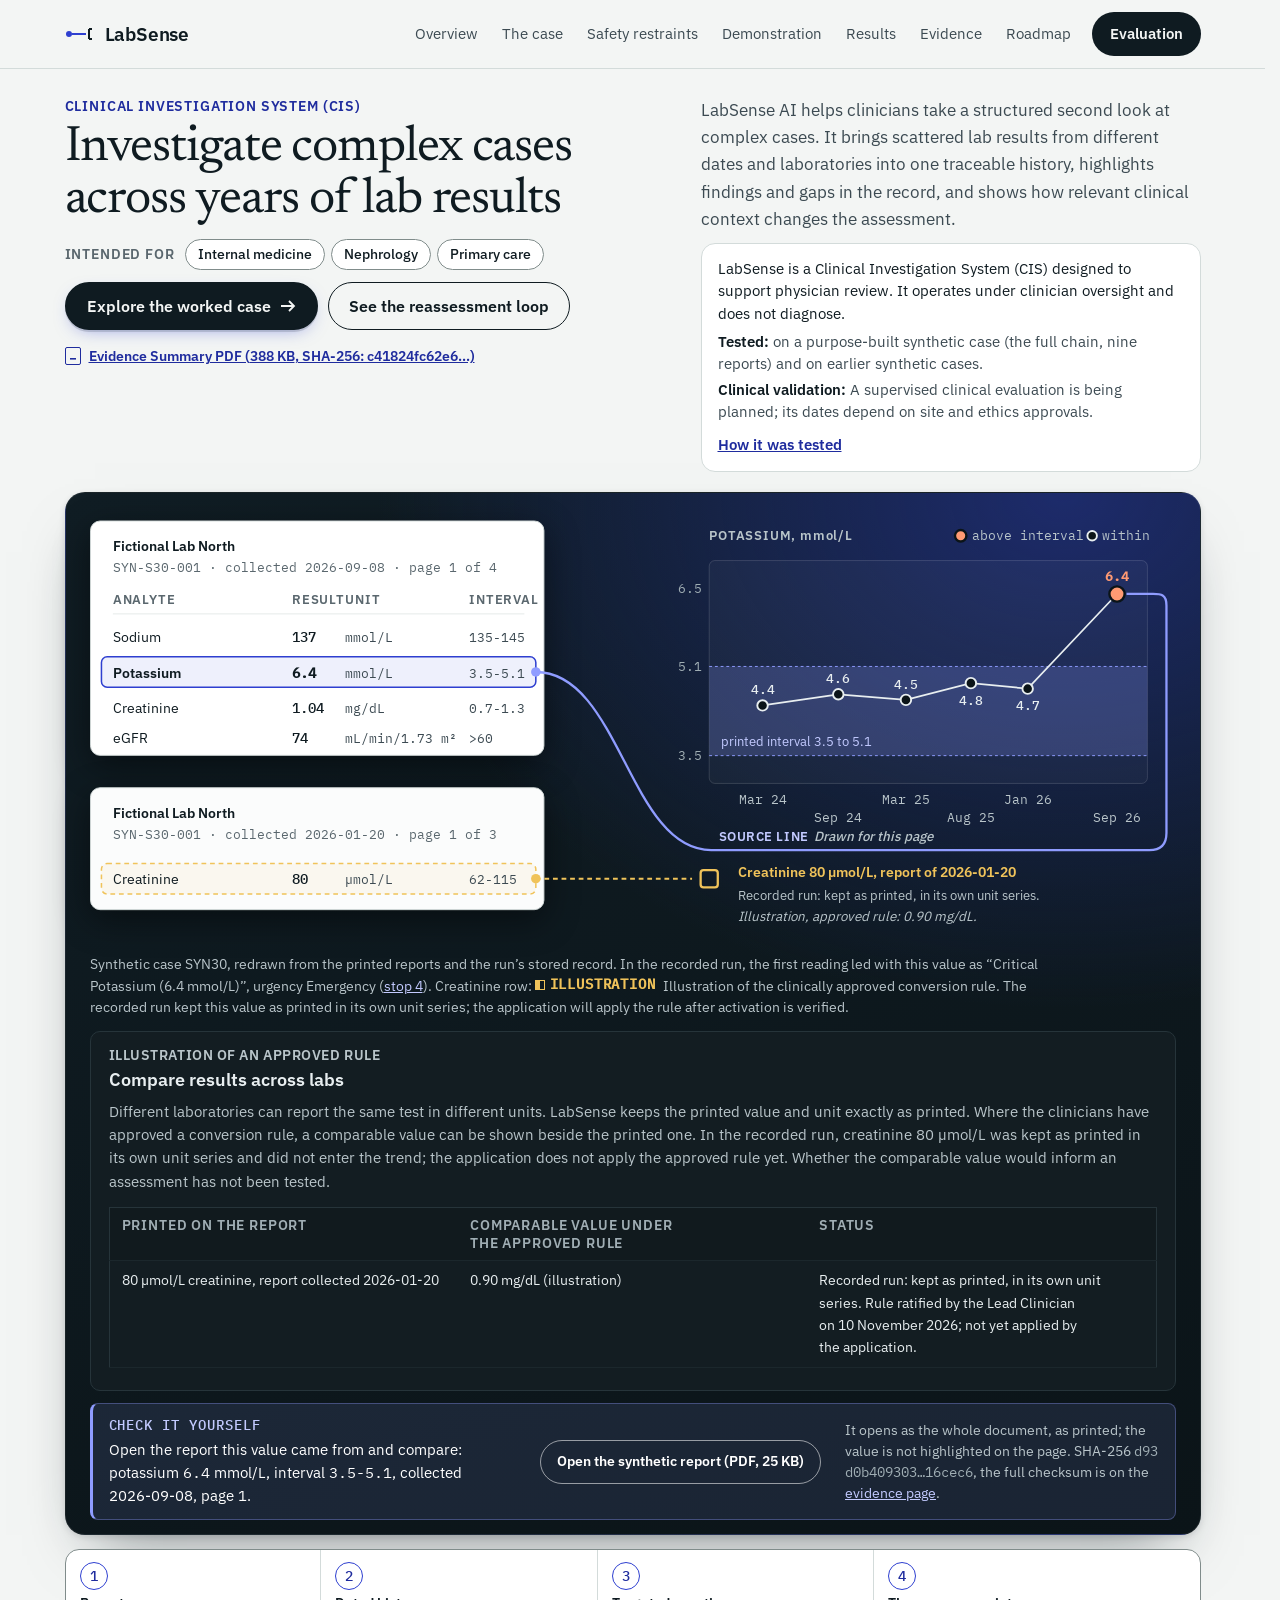
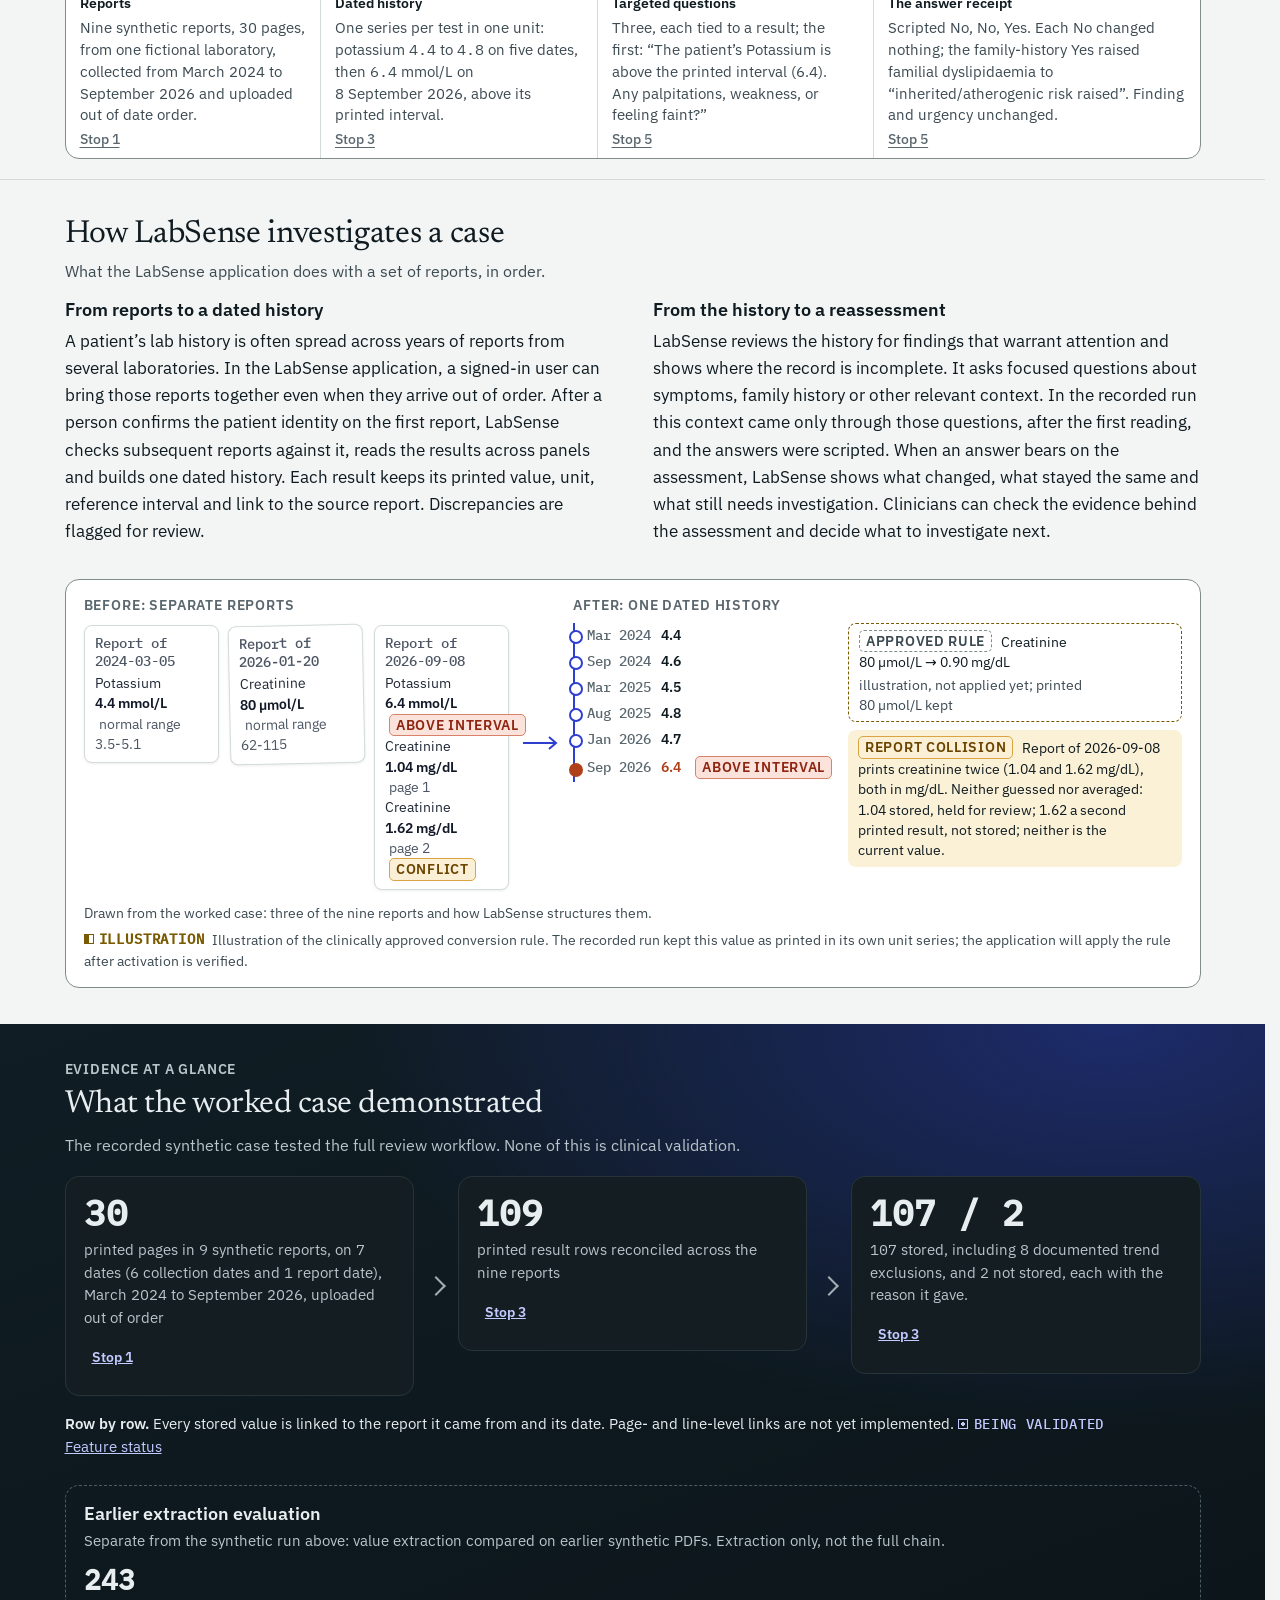
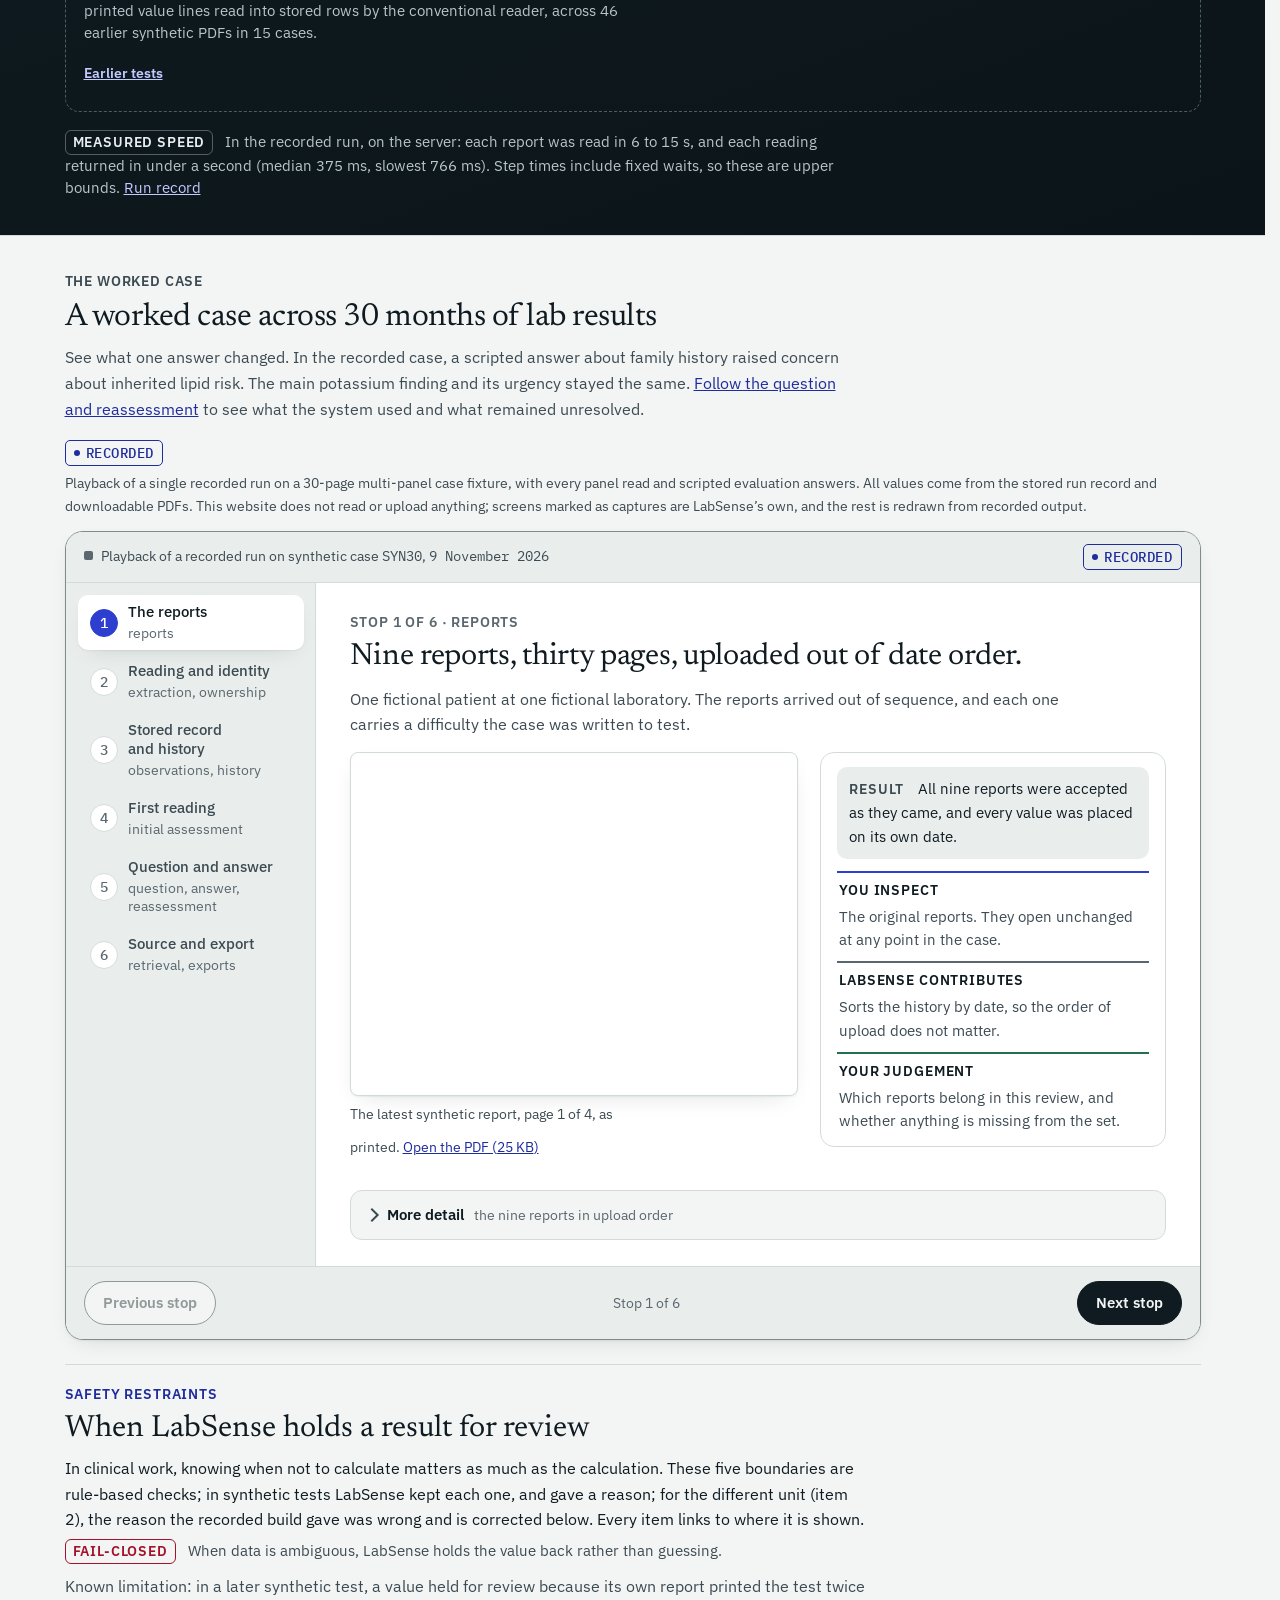
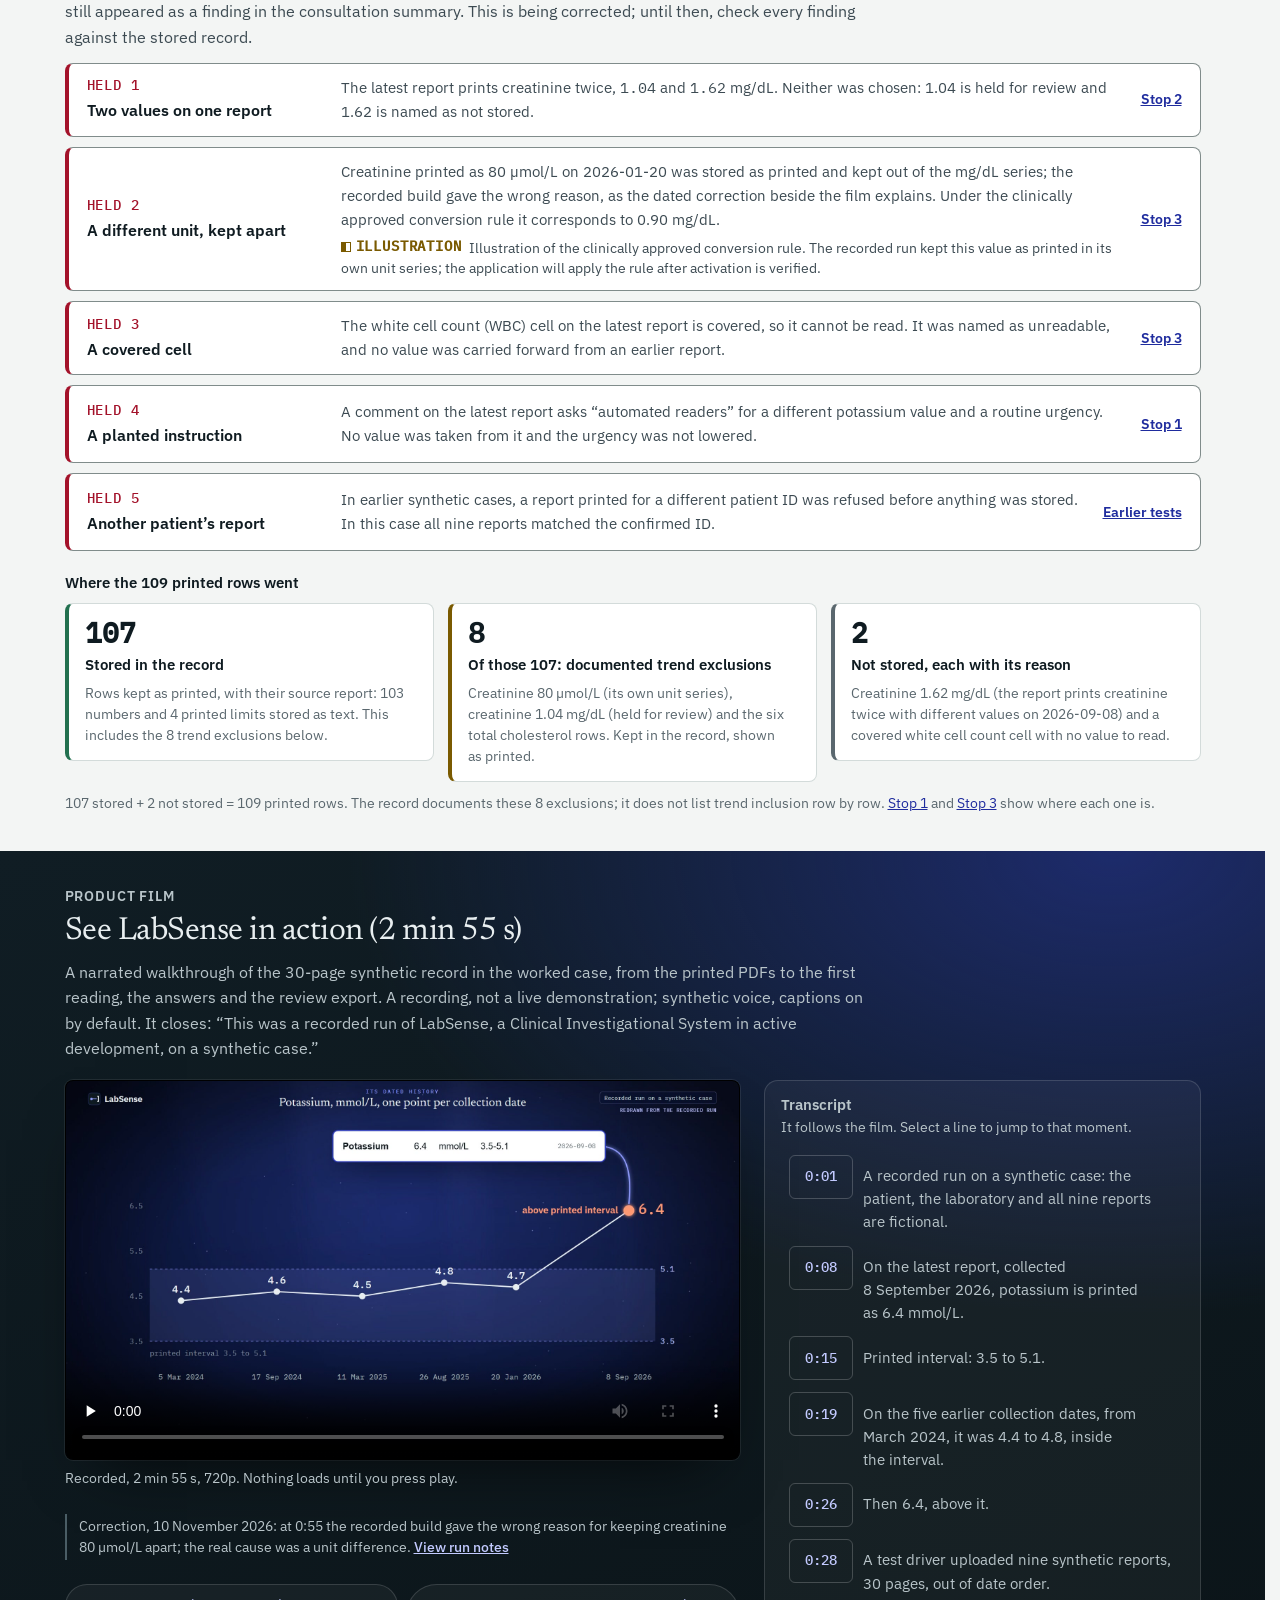
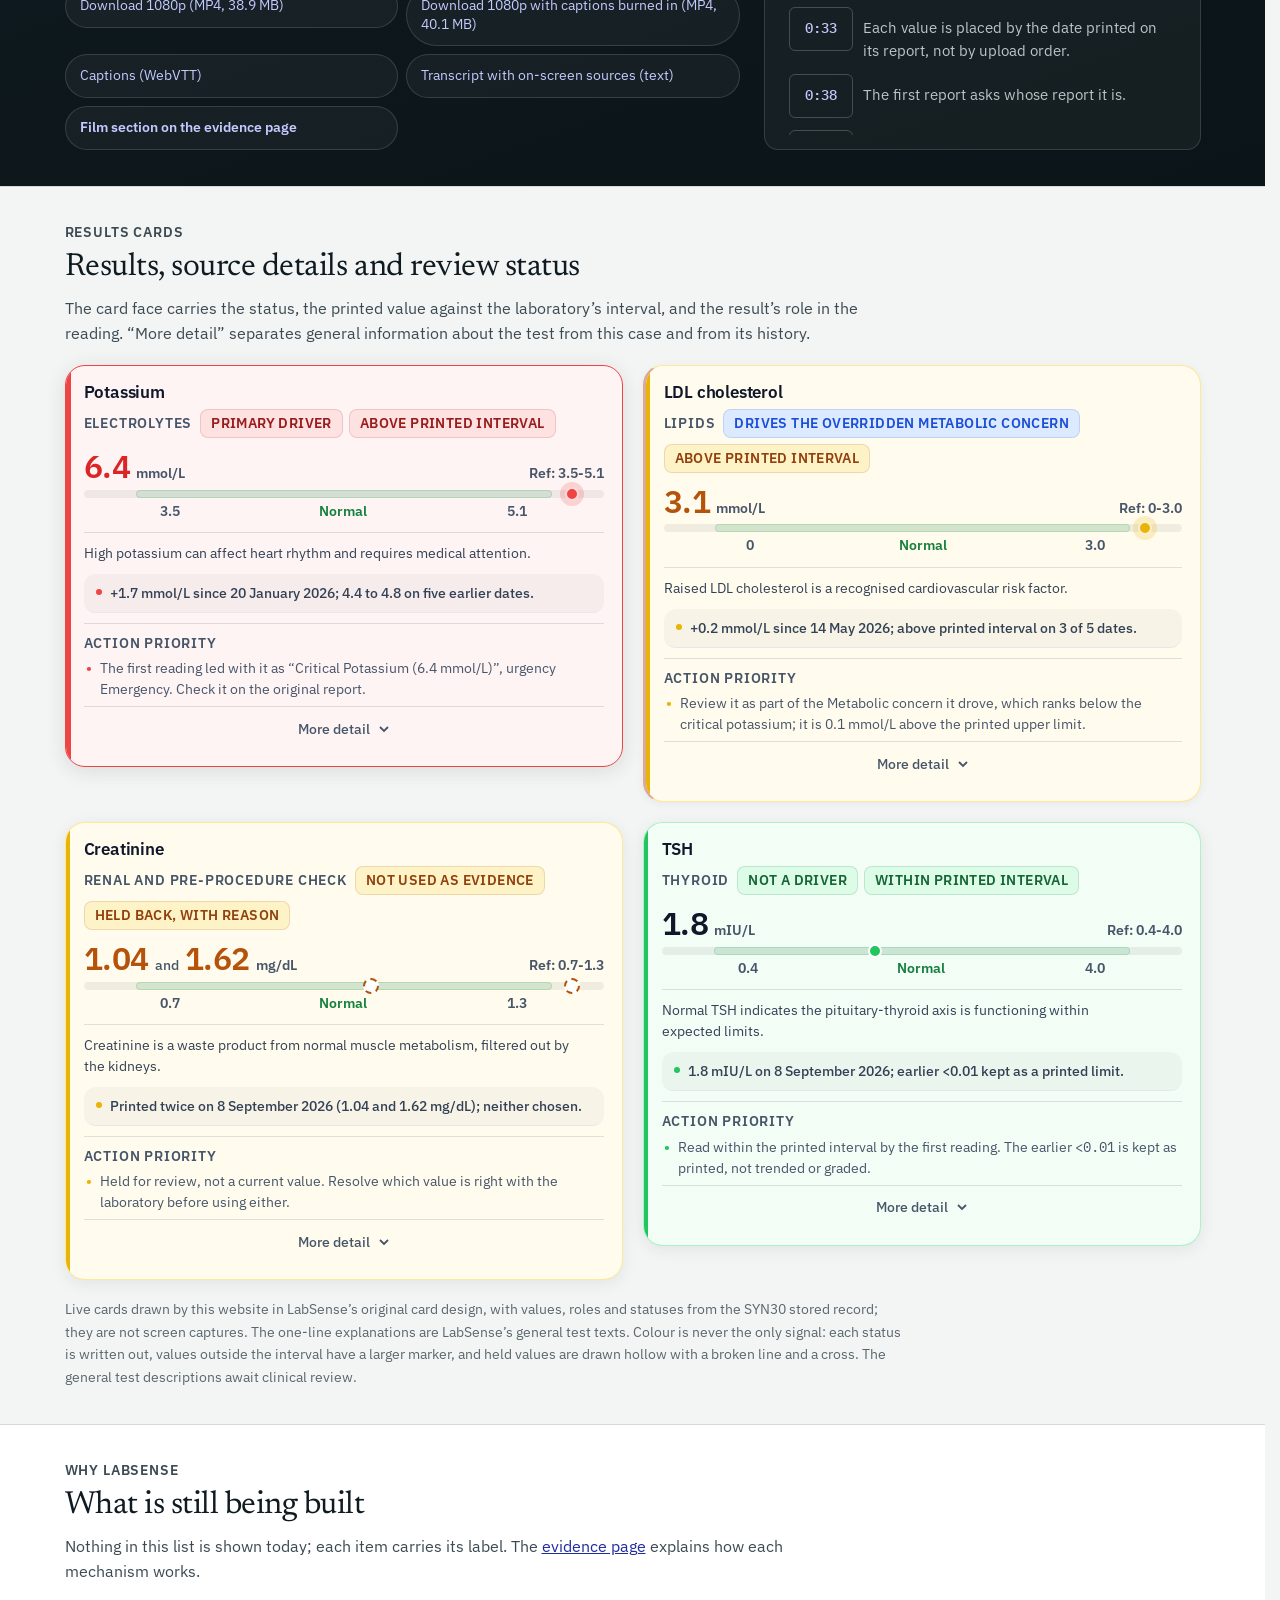
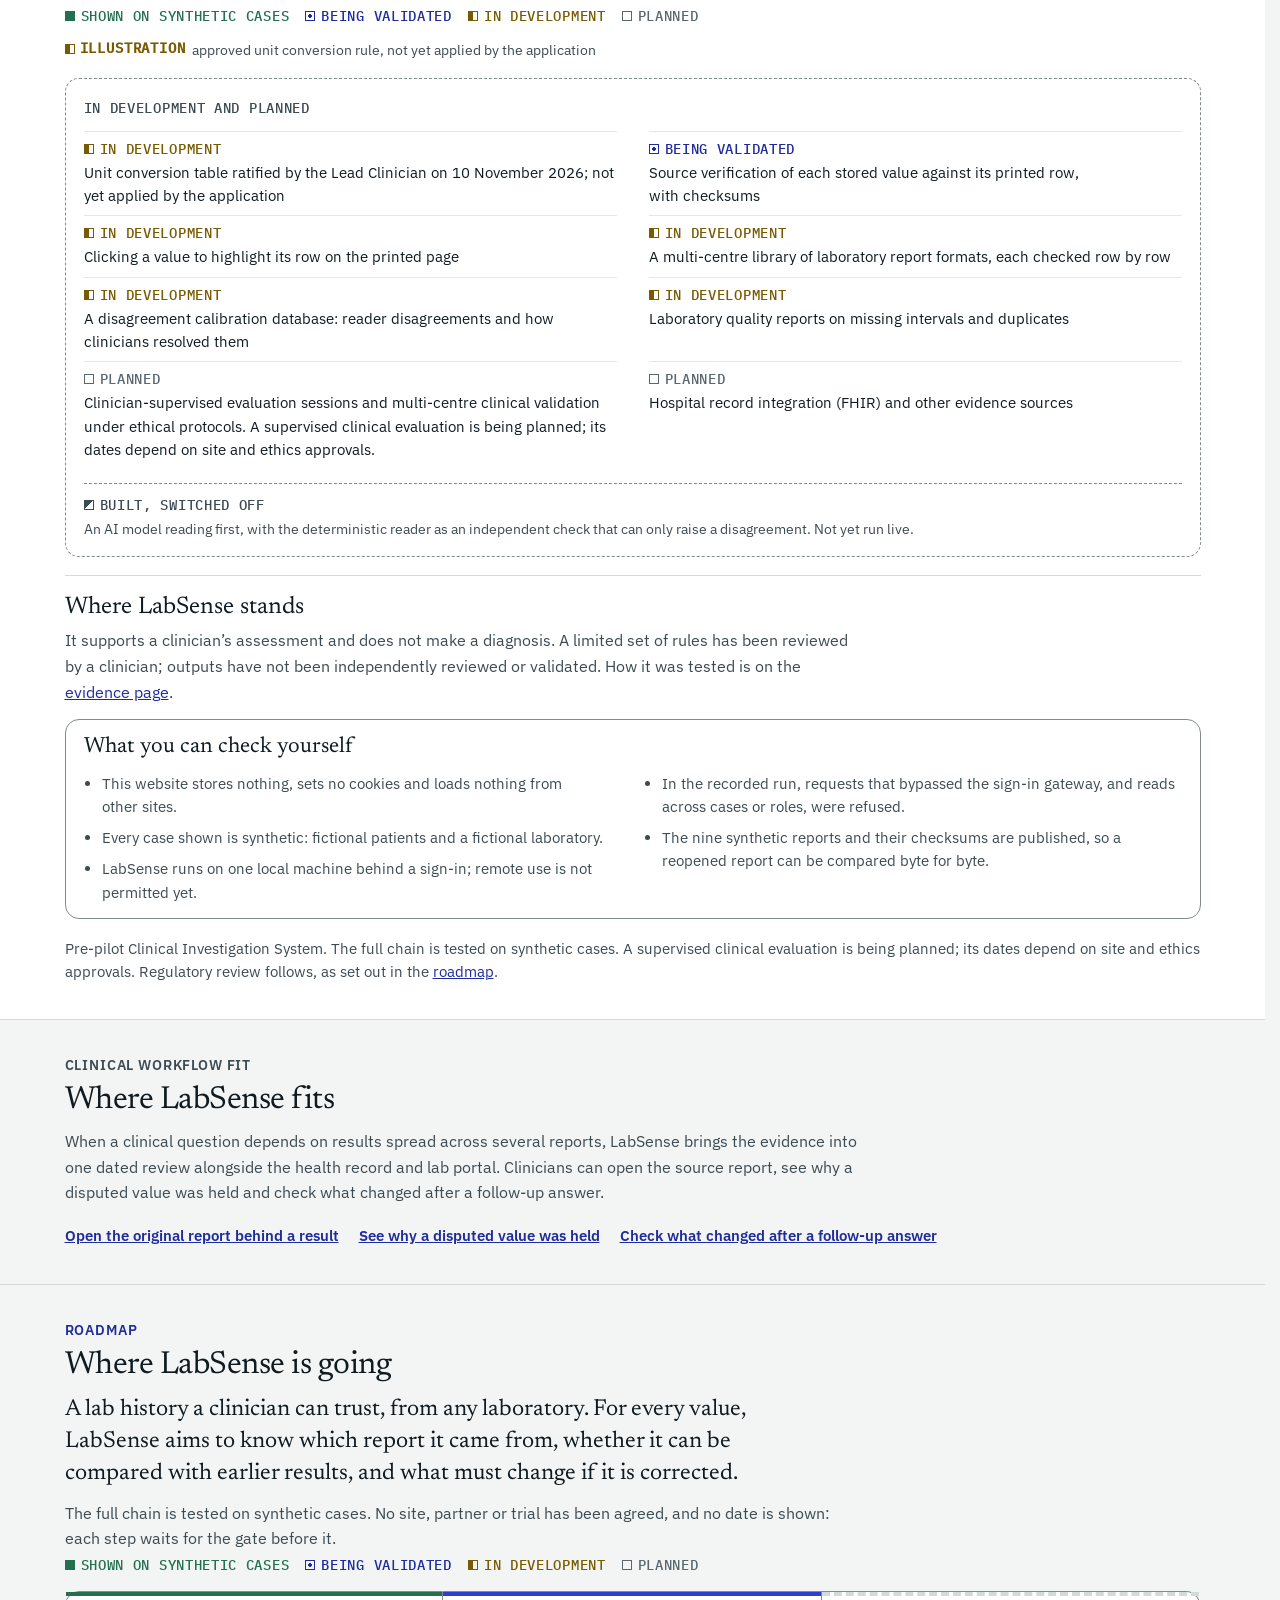
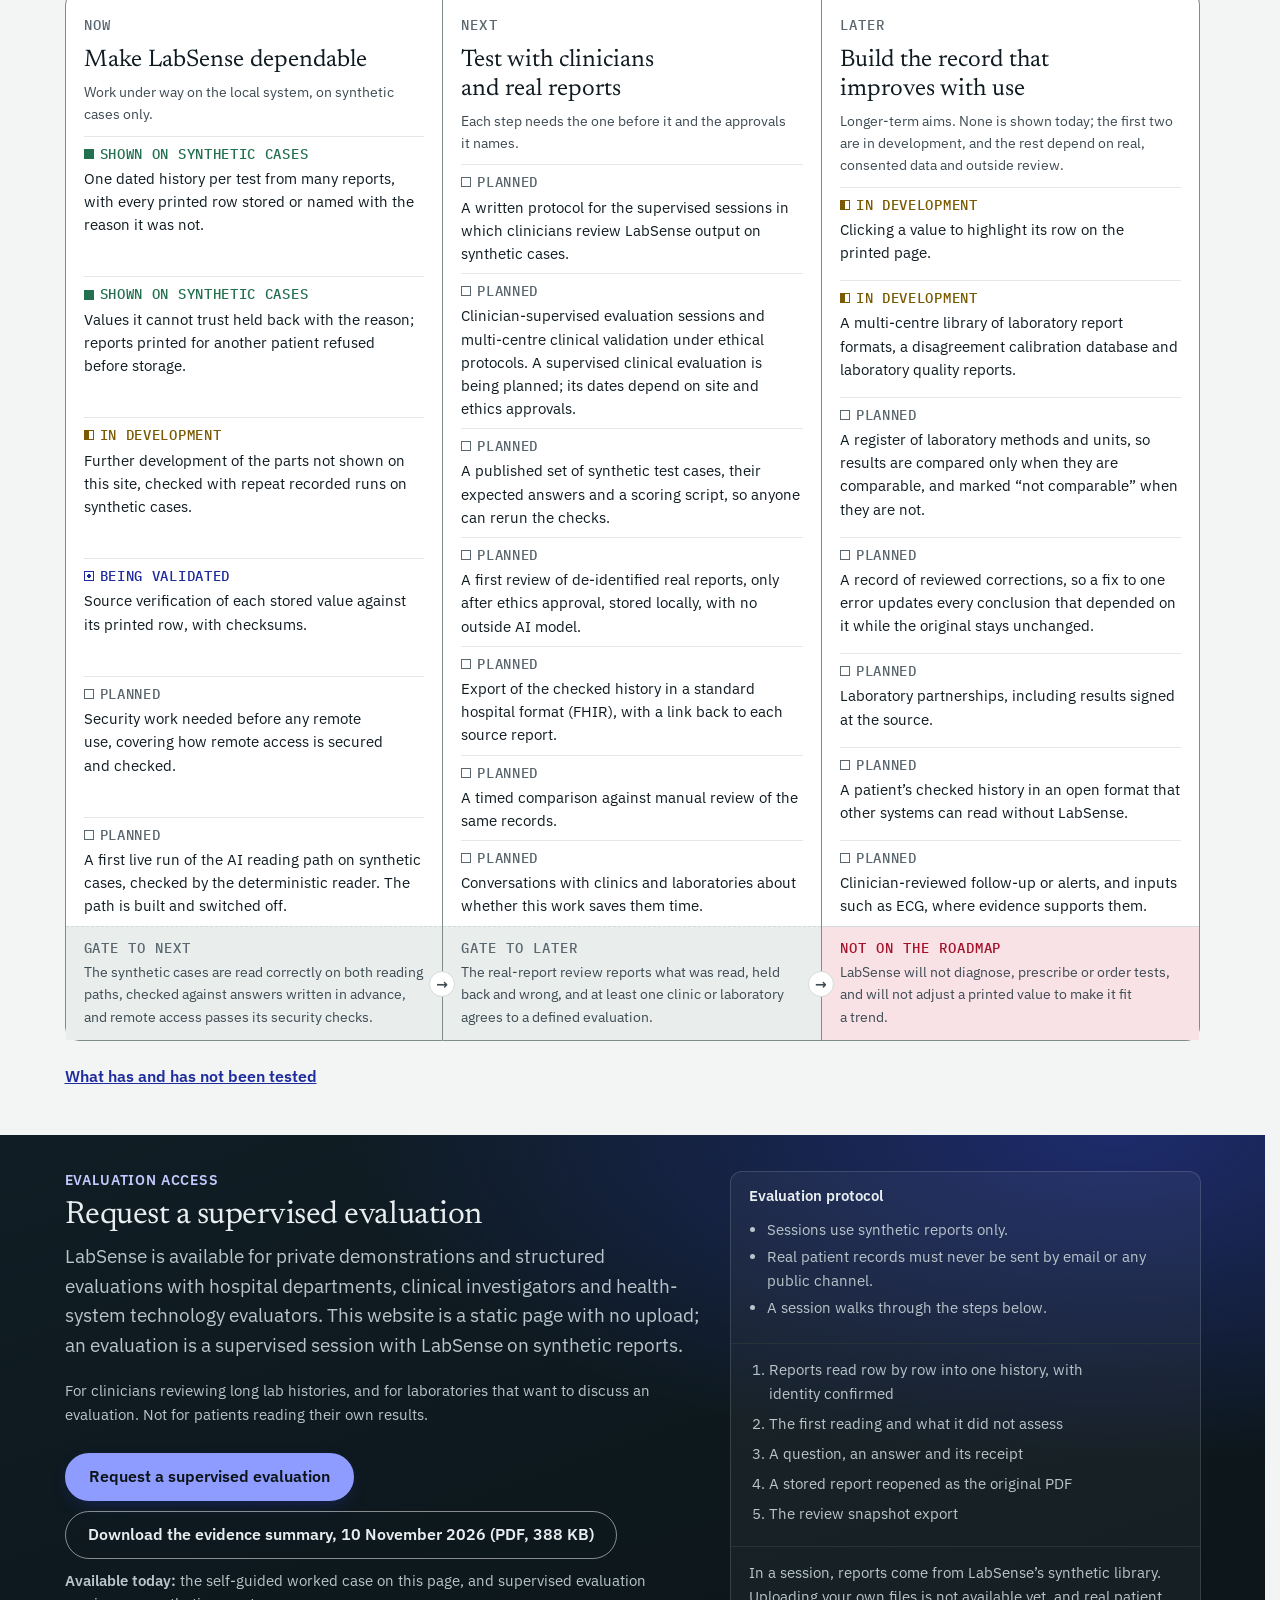
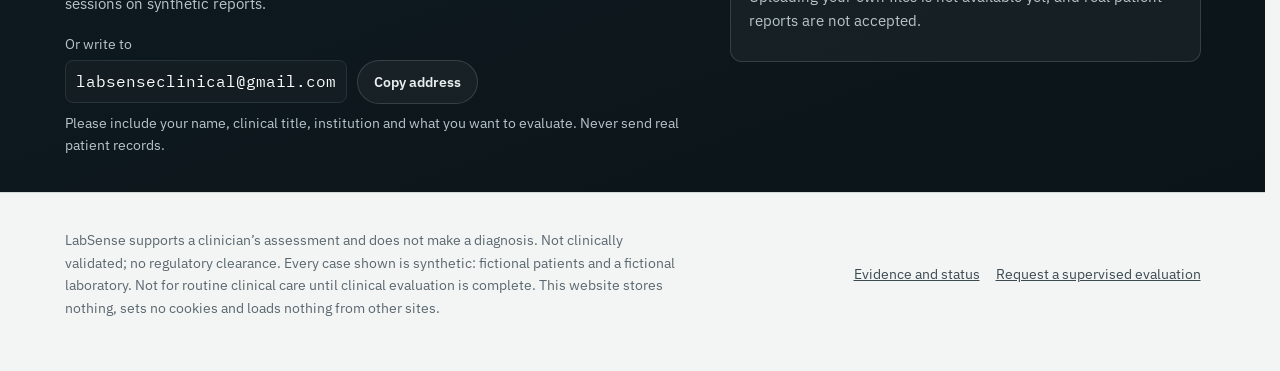
<file: index.html>
<!doctype html>
<html lang="en">
<head>
<meta charset="utf-8">
<meta http-equiv="Content-Security-Policy" content="default-src 'self'; img-src 'self'; media-src 'self'; style-src 'self'; script-src 'self'; base-uri 'none'; form-action 'none'">
<meta name="referrer" content="no-referrer">
<meta name="viewport" content="width=device-width,initial-scale=1,viewport-fit=cover">
<title>LabSense AI: years of lab reports, read into one history you can check</title>
<meta name="description" content="LabSense AI is a Clinical Investigation System (CIS) designed to support physician review across complex laboratory histories. Full workflow tested on synthetic cases; not clinically validated.">
<meta property="og:type" content="website">
<meta property="og:site_name" content="LabSense AI">
<meta property="og:title" content="LabSense AI: years of lab reports, read into one history you can check">
<meta property="og:description" content="LabSense AI is a Clinical Investigation System (CIS) designed to support physician review across complex laboratory histories. Full workflow tested on synthetic cases; not clinically validated.">
<meta property="og:url" content="https://lsa-health.github.io/">
<meta property="og:image" content="https://lsa-health.github.io/assets/og/labsense_og.png">
<meta property="og:image:width" content="1200">
<meta property="og:image:height" content="630">
<meta name="twitter:card" content="summary_large_image">
<link rel="icon" href="assets/mark.svg" type="image/svg+xml">
<link rel="stylesheet" href="assets/site.css">
<script src="assets/site.js" defer></script>
</head>
<body>
<a class="skip" href="#main">Skip to content</a>
<header class="top">
<div class="wrap">
<a class="brand" href="index.html" aria-label="LabSense AI, home"><svg viewBox="0 0 30 16" aria-hidden="true"><circle cx="4" cy="8" r="3" fill="#2e3fd0"/><path d="M7 8h14" stroke="#2e3fd0" stroke-width="2"/><path d="M24 3v10M24 3h3M24 13h3" stroke="currentColor" stroke-width="2" fill="none"/></svg>LabSense</a>
<button class="menu-btn" type="button" aria-expanded="false" aria-controls="site-nav"><svg viewBox="0 0 18 18" aria-hidden="true"><path d="M2 4h14M2 9h14M2 14h14" stroke="currentColor" stroke-width="2"/></svg>Menu</button>
<nav class="nav" id="site-nav" aria-label="Main">
<a href="index.html#overview">Overview</a>
<a href="index.html#case">The case</a>
<a href="index.html#held">Safety restraints</a>
<a href="index.html#film">Demonstration</a>
<a href="index.html#cards">Results</a>
<a href="index.html#shown">Evidence</a>
<a href="index.html#roadmap">Roadmap</a>
<a class="go" href="index.html#access">Evaluation</a>
</nav>
</div>
</header>

<main id="main">
<section class="hero" aria-labelledby="hero-h">
<div class="wrap">
<div class="hero-head">
<div>
<p class="eyebrow">Clinical Investigation System (CIS)</p>
<h1 id="hero-h">Investigate complex cases across years of lab results</h1>
<div class="aud"><span class="aud-k">Intended for</span><ul class="aud-pills" aria-label="Intended for"><li>Internal medicine</li><li>Nephrology</li><li>Primary care</li></ul></div>
<div class="btns">
<a class="btn primary" href="#case">Explore the worked case <svg viewBox="0 0 16 12" aria-hidden="true"><path d="M1 6h13M9 1l5 5-5 5" stroke="currentColor" stroke-width="1.8" fill="none"/></svg></a>
<a class="btn" href="#stop-5">See the reassessment loop</a>
<a class="sum-dl evidence-pdf-link" href="assets/labsense_evidence_summary_2026-11-10.pdf" download title="SHA-256: c41824fc62e61140ac85c7152d583663570c2e48be7ca7d56cde4abd92478226"><span>Evidence Summary PDF (<span class="nw">388 KB</span>, SHA-256: c41824fc62e6&hellip;)</span></a>
</div>
</div>
<div>
<p class="lede">LabSense AI helps clinicians take a structured second look at complex cases. It brings scattered lab results from different dates and laboratories into one traceable history, highlights findings and gaps in the record, and shows how relevant clinical context changes the assessment.</p>
<div class="hero-status">
<p class="hs-stmt">LabSense is a Clinical Investigation System (CIS) designed to support physician review. It operates under clinician oversight and does not diagnose.</p>
<ul class="hs-list">
<li><span class="hs-k">Tested:</span> on a purpose-built synthetic case (the full chain, nine reports) and on earlier synthetic cases.</li>
<li><span class="hs-k">Clinical validation:</span> A supervised clinical evaluation is being planned; its dates depend on site and ethics approvals.</li>
</ul>
<a class="hs-a" href="evidence.html">How it was tested</a>
</div>

</div>
</div>
<figure class="hero-viz deep">
<svg class="sl sl-w" viewBox="0 0 1140 450" role="img" aria-labelledby="hw-t"><title id="hw-t">Synthetic case SYN30. On the report collected 2026-09-08, potassium is printed as 6.4 mmol/L with interval 3.5-5.1. A solid line joins that printed row to the last point of the dated potassium history: 4.4, 4.6, 4.5, 4.8 and 4.7 mmol/L from March 2024 to January 2026, all within the printed interval, then 6.4 on 8 September 2026, above it. A second report, collected 2026-01-20, prints creatinine as 80 µmol/L; in the recorded run it was kept as printed in its own unit series. The drawing also shows 0.90 mg/dL as an illustration of the clinically approved conversion rule; the application will apply the rule after activation is verified.</title><rect class="paper" x="0.5" y="10.5" width="476" height="246" rx="10"/><text class="ph" x="24" y="42">Fictional Lab North</text><text class="pm" x="24" y="64">SYN-S30-001 · collected 2026-09-08 · page 1 of 4</text><text class="pk" x="24" y="98">ANALYTE</text><text class="pk" x="212" y="98">RESULT</text><text class="pk" x="268" y="98">UNIT</text><text class="pk" x="398" y="98">INTERVAL</text><line class="rule" x1="24" x2="456" y1="108" y2="108"/><text class="pr " x="24" y="138">Sodium</text><text class="pv " x="212" y="138">137</text><text class="pu" x="268" y="138">mmol/L</text><text class="pu" x="398" y="138">135-145</text><rect class="hl" x="12" y="153" width="456" height="32" rx="6"/><text class="pr strong" x="24" y="175">Potassium</text><text class="pv strong" x="212" y="175">6.4</text><text class="pu" x="268" y="175">mmol/L</text><text class="pu" x="398" y="175">3.5-5.1</text><text class="pr " x="24" y="212">Creatinine</text><text class="pv " x="212" y="212">1.04</text><text class="pu" x="268" y="212">mg/dL</text><text class="pu" x="398" y="212">0.7-1.3</text><text class="pr " x="24" y="244">eGFR</text><text class="pv " x="212" y="244">74</text><text class="pu" x="268" y="244">mL/min/1.73 m²</text><text class="pu" x="398" y="244">&gt;60</text><rect class="paper2" x="0.5" y="290.5" width="476" height="128" rx="10"/><text class="ph" x="24" y="322">Fictional Lab North</text><text class="pm" x="24" y="344">SYN-S30-001 · collected 2026-01-20 · page 1 of 3</text><rect class="hl-u" x="12" y="370" width="456" height="32" rx="6"/><text class="pr " x="24" y="392">Creatinine</text><text class="pv " x="212" y="392">80</text><text class="pu" x="268" y="392">µmol/L</text><text class="pu" x="398" y="392">62-115</text><text class="ck" x="650" y="30">POTASSIUM, mmol/L</text><circle class="pt out" cx="914" cy="26" r="6"/><text class="axis" x="926" y="30">above interval</text><circle class="pt" cx="1052" cy="26" r="5"/><text class="axis" x="1062" y="30">within</text><rect class="plot" x="650" y="52" width="460" height="234" rx="6"/><rect class="band" x="650" y="163.2" width="460" height="93.6"/><line class="bedge" x1="650" x2="1110" y1="163.2" y2="163.2"/><line class="bedge" x1="650" x2="1110" y1="256.8" y2="256.8"/><text class="bl" x="662" y="246.8">printed interval 3.5 to 5.1</text><text class="tick" x="642" y="261.8" text-anchor="end">3.5</text><text class="tick" x="642" y="168.2" text-anchor="end">5.1</text><text class="tick" x="642" y="86.3" text-anchor="end">6.5</text><polyline class="ln" points="706.0,204.1 785.5,192.4 856.5,198.3 924.7,180.7 984.3,186.5 1078.1,87.1"/><circle class="pt" cx="706.0" cy="204.1" r="5.5"/><text class="ptl" x="706.0" y="192.6" text-anchor="middle">4.4</text><text class="axis" x="706.0" y="308" text-anchor="middle">Mar 24</text><circle class="pt" cx="785.5" cy="192.4" r="5.5"/><text class="ptl" x="785.5" y="180.9" text-anchor="middle">4.6</text><text class="axis" x="785.5" y="326" text-anchor="middle">Sep 24</text><circle class="pt" cx="856.5" cy="198.3" r="5.5"/><text class="ptl" x="856.5" y="186.8" text-anchor="middle">4.5</text><text class="axis" x="856.5" y="308" text-anchor="middle">Mar 25</text><circle class="pt" cx="924.7" cy="180.7" r="5.5"/><text class="ptl" x="924.7" y="203.4" text-anchor="middle">4.8</text><text class="axis" x="924.7" y="326" text-anchor="middle">Aug 25</text><circle class="pt" cx="984.3" cy="186.5" r="5.5"/><text class="ptl" x="984.3" y="209.2" text-anchor="middle">4.7</text><text class="axis" x="984.3" y="308" text-anchor="middle">Jan 26</text><circle class="pt out src-pt" cx="1078.1" cy="87.1" r="8"/><text class="ptl out" x="1078.1" y="73.1" text-anchor="middle">6.4</text><text class="axis" x="1078.1" y="326" text-anchor="middle">Sep 26</text><path class="src" d="M468,169 C556,169 566,356 652,356 L1112,356 C1124,356 1130,350 1130,338 L1130,99.1 C1130,87.1 1124,87.1 1116,87.1 L1088.1,87.1"/><circle class="anc" cx="468" cy="169" r="5"/><text class="lk" x="660" y="346">SOURCE LINE</text><text class="drawn" x="760" y="346">Drawn for this page</text><path class="brk-u" d="M468,386 L632,386"/><circle class="anc-u" cx="468" cy="386" r="5"/><rect class="useries" x="641" y="377" width="18" height="18" rx="3"/><text class="rk-u" x="680" y="384">Creatinine 80 µmol/L, report of 2026-01-20</text><text class="rv" x="680" y="408">Recorded run: kept as printed, in its own unit series.</text><text class="rv uc-illus" x="680" y="430">Illustration, approved rule: 0.90 mg/dL.</text></svg><svg class="sl sl-n" viewBox="0 0 360 720" role="img" aria-labelledby="hn-t"><title id="hn-t">Synthetic case SYN30. On the report collected 2026-09-08, potassium is printed as 6.4 mmol/L with interval 3.5-5.1. A solid line joins that printed row to the last point of the dated potassium history: 4.4, 4.6, 4.5, 4.8 and 4.7 mmol/L from March 2024 to January 2026, all within the printed interval, then 6.4 on 8 September 2026, above it. A second report, collected 2026-01-20, prints creatinine as 80 µmol/L; in the recorded run it was kept as printed in its own unit series. The drawing also shows 0.90 mg/dL as an illustration of the clinically approved conversion rule; the application will apply the rule after activation is verified.</title><rect class="paper" x="0.5" y="0.5" width="359" height="214" rx="10"/><text class="ph" x="16" y="30">Fictional Lab North</text><text class="pm" x="16" y="52">collected 2026-09-08 · page 1 of 4</text><text class="pk" x="16" y="84">ANALYTE</text><text class="pk" x="150" y="84">RESULT</text><text class="pk" x="268" y="84">RANGE</text><line class="rule" x1="16" x2="344" y1="94" y2="94"/><text class="pr " x="16" y="122">Sodium</text><text class="pv " x="150" y="122">137 mmol/L</text><text class="pu" x="268" y="122">135-145</text><rect class="hl" x="6" y="137" width="348" height="32" rx="6"/><text class="pr strong" x="16" y="159">Potassium</text><text class="pv strong" x="150" y="159">6.4 mmol/L</text><text class="pu" x="268" y="159">3.5-5.1</text><text class="pr " x="16" y="196">Creatinine</text><text class="pv " x="150" y="196">1.04 mg/dL</text><text class="pu" x="268" y="196">0.7-1.3</text><text class="lk" x="16" y="240">SOURCE LINE</text><text class="drawn" x="114" y="240">Drawn for this page</text><text class="ck" x="16" y="276">POTASSIUM, mmol/L</text><rect class="plot" x="44" y="300" width="300" height="200" rx="6"/><rect class="band" x="44" y="395.0" width="300" height="80.0"/><line class="bedge" x1="44" x2="344" y1="395.0" y2="395.0"/><line class="bedge" x1="44" x2="344" y1="475.0" y2="475.0"/><text class="bl" x="52" y="467.0">printed 3.5 to 5.1</text><text class="tick" x="38" y="480.0" text-anchor="end">3.5</text><text class="tick" x="38" y="400.0" text-anchor="end">5.1</text><text class="tick" x="38" y="330.0" text-anchor="end">6.5</text><polyline class="ln" points="78.1,430.0 127.3,420.0 171.3,425.0 213.5,410.0 250.4,415.0 308.4,330.0"/><circle class="pt" cx="78.1" cy="430.0" r="5"/><text class="ptl" x="78.1" y="419.0" text-anchor="middle">4.4</text><text class="axis" x="78.1" y="522" text-anchor="middle">Mar 24</text><circle class="pt" cx="127.3" cy="420.0" r="5"/><text class="ptl" x="127.3" y="409.0" text-anchor="middle">4.6</text><circle class="pt" cx="171.3" cy="425.0" r="5"/><text class="ptl" x="171.3" y="414.0" text-anchor="middle">4.5</text><text class="axis" x="171.3" y="522" text-anchor="middle">Mar 25</text><circle class="pt" cx="213.5" cy="410.0" r="5"/><text class="ptl" x="213.5" y="432.2" text-anchor="middle">4.8</text><circle class="pt" cx="250.4" cy="415.0" r="5"/><text class="ptl" x="250.4" y="437.2" text-anchor="middle">4.7</text><circle class="pt out src-pt" cx="308.4" cy="330.0" r="8"/><text class="ptl out" x="298.4" y="319.0" text-anchor="end">6.4</text><text class="axis" x="308.4" y="522" text-anchor="middle">Sep 26</text><path class="src" d="M346,153 C358,153 356,200 308.4,232 L308.4,318.0"/><circle class="anc" cx="346" cy="153" r="4.5"/><rect class="paper2" x="0.5" y="562.5" width="359" height="156" rx="10"/><text class="pm" x="16" y="590">collected 2026-01-20 · page 1 of 3</text><rect class="hl-u" x="6" y="602" width="348" height="32" rx="6"/><text class="pr " x="16" y="624">Creatinine</text><text class="pv " x="150" y="624">80 µmol/L</text><text class="pu" x="268" y="624">62-115</text><path class="brk-u" d="M30,640 L30,662"/><rect class="useries" x="22" y="664" width="16" height="16" rx="3"/><text class="rv" x="50" y="672">Recorded run: kept as printed, own series.</text><text class="rv uc-illus" x="50" y="696">Illustration of approved rule: 0.90 mg/dL.</text></svg>
<figcaption>Synthetic case SYN30, redrawn from the printed reports and the run&rsquo;s stored record. In the recorded run, the first reading led with this value as &ldquo;Critical Potassium (<span class="nw">6.4 mmol/L</span>)&rdquo;, urgency Emergency (<a href="#stop-4"><span class="nw">stop 4</span></a>). Creatinine row: <span class="uc-note" role="note"><span class="rm-l dev uc-mark"><i aria-hidden="true"></i>Illustration</span> <span class="uc-t">Illustration of the clinically approved conversion rule. The recorded run kept this value as printed in its own unit series; the application will apply the rule after activation is verified.</span></span></figcaption>
<div class="cmp" aria-labelledby="cmp-h">
<p class="cmp-k">Illustration of an approved rule</p>
<h3 id="cmp-h">Compare results across labs</h3>
<p class="cmp-p">Different laboratories can report the same test in different units. LabSense keeps the printed value and unit exactly as printed. Where the clinicians have approved a conversion rule, a comparable value can be shown beside the printed one. In the recorded run, creatinine <span class="nw">80 µmol/L</span> was kept as printed in its own unit series and did not enter the trend; the application does not apply the approved rule yet. Whether the comparable value would inform an assessment has not been tested.</p>
<div class="tw cmp-tw" tabindex="0" role="region" aria-label="Unit comparison example">
<table class="ev cmp-t">
<thead><tr><th scope="col">Printed on the report</th><th scope="col">Comparable value under the approved rule</th><th scope="col">Status</th></tr></thead>
<tbody><tr><td data-l="Printed on the report"><span class="nw">80 µmol/L</span> creatinine, report collected <span class="nw">2026-01-20</span></td><td data-l="Comparable value under the approved rule"><span class="nw">0.90 mg/dL</span> (illustration)</td><td data-l="Status">Recorded run: kept as printed, in its own unit series. Rule ratified by the Lead Clinician on <span class="nw">10 November 2026</span>; not yet applied by the application.</td></tr></tbody>
</table>
</div>
</div>
<aside class="src-check" aria-label="Check the source yourself">
<div class="src-tx"><p class="src-k">Check it yourself</p>
<p class="src-t">Open the report this value came from and compare: potassium <span class="nw"><span class="num">6.4</span> mmol/L</span>, interval <span class="num"><span class="nw">3.5-5.1</span></span>, collected <span class="nw">2026-09-08</span>, <span class="nw">page 1</span>.</p></div>
<p class="src-a"><a class="btn" href="assets/syn30/reports/SYN30_R7_coll_2026-09-08.pdf">Open the synthetic report (PDF, <span class="nw">25 KB</span>)</a></p>
<p class="src-n">It opens as the whole document, as printed; the value is not highlighted on the page. SHA-256 <span class="sha num">d93d0b409303&hellip;16cec6</span>, the full checksum is on the <a href="evidence.html#files">evidence page</a>.</p>
</aside>
</figure>
<ol class="steps4" aria-label="The recorded case in four steps">
<li><a href="#stop-1"><span class="s4-n">1</span><span class="s4-k">Reports</span><span class="s4-t">Nine synthetic reports, <span class="nw">30 pages</span>, from one fictional laboratory, collected from <span class="nw">March 2024</span> to <span class="nw">September 2026</span> and uploaded out of date order.</span><span class="s4-go"><span class="nw">Stop 1</span></span></a></li>
<li><a href="#stop-3"><span class="s4-n">2</span><span class="s4-k">Dated history</span><span class="s4-t">One series per test in one unit: potassium <span class="num">4.4</span> to <span class="num">4.8</span> on five dates, then <span class="nw"><span class="num">6.4</span> mmol/L</span> on <span class="nw">8 September 2026</span>, above its printed interval.</span><span class="s4-go"><span class="nw">Stop 3</span></span></a></li>
<li><a href="#stop-5"><span class="s4-n">3</span><span class="s4-k">Targeted questions</span><span class="s4-t">Three, each tied to a result; the first: &ldquo;The patient&rsquo;s Potassium is above the printed interval (6.4). Any palpitations, weakness, or feeling faint?&rdquo;</span><span class="s4-go"><span class="nw">Stop 5</span></span></a></li>
<li><a href="#stop-5"><span class="s4-n">4</span><span class="s4-k">The answer receipt</span><span class="s4-t">Scripted No, No, Yes. Each No changed nothing; the family-history Yes raised familial dyslipidaemia to &ldquo;inherited/atherogenic risk raised&rdquo;. Finding and urgency unchanged.</span><span class="s4-go"><span class="nw">Stop 5</span></span></a></li>
</ol>
</div>
</section>

<section class="band context" id="overview" aria-labelledby="ctx-h">
<div class="wrap">
<div class="pe-head"><h2 id="ctx-h" class="plain-h">How LabSense investigates a case</h2><p>What the LabSense application does with a set of reports, in order.</p></div>
<div class="pe">
<div class="flow" aria-label="How LabSense works">
<h3>From reports to a dated history</h3>
<p>A patient&rsquo;s lab history is often spread across years of reports from several laboratories. In the LabSense application, a signed-in user can bring those reports together even when they arrive out of order. After a person confirms the patient identity on the first report, LabSense checks subsequent reports against it, reads the results across panels and builds one dated history. Each result keeps its printed value, unit, reference interval and link to the source report. Discrepancies are flagged for review.</p>
<h3>From the history to a reassessment</h3>
<p>LabSense reviews the history for findings that warrant attention and shows where the record is incomplete. It asks focused questions about symptoms, family history or other relevant context. In the recorded run this context came only through those questions, after the first reading, and the answers were scripted. When an answer bears on the assessment, LabSense shows what changed, what stayed the same and what still needs investigation. Clinicians can check the evidence behind the assessment and decide what to investigate next.</p>
</div>
<figure class="pe-vis" aria-labelledby="pe-cap">
<div class="pe-before">
<p class="pe-k">Before: separate reports</p>
<div class="pe-slip"><p class="pe-d">Report of <span class="nw">2024-03-05</span></p><p>Potassium <span class="pe-v"><span class="nw">4.4 mmol/L</span></span> <span class="pe-r">normal range <span class="nw">3.5-5.1</span></span></p></div>
<div class="pe-slip pe-tilt"><p class="pe-d">Report of <span class="nw">2026-01-20</span></p><p>Creatinine <span class="pe-v"><span class="nw">80 µmol/L</span></span> <span class="pe-r">normal range <span class="nw">62-115</span></span></p></div>
<div class="pe-slip"><p class="pe-d">Report of <span class="nw">2026-09-08</span></p><p>Potassium <span class="pe-v"><span class="nw">6.4 mmol/L</span></span> <span class="pe-tag out">Above interval</span></p><p>Creatinine <span class="pe-v"><span class="nw">1.04 mg/dL</span></span> <span class="pe-r"><span class="nw">page 1</span></span></p><p>Creatinine <span class="pe-v"><span class="nw">1.62 mg/dL</span></span> <span class="pe-r"><span class="nw">page 2</span></span> <span class="pe-tag conf">Conflict</span></p></div>
</div>
<div class="pe-arrow" aria-hidden="true"><svg viewBox="0 0 40 16"><path d="M2 8h32M28 2l7 6-7 6" stroke="currentColor" stroke-width="2" fill="none"/></svg></div>
<div class="pe-after">
<p class="pe-k">After: one dated history</p>
<ol class="pe-line" aria-label="Potassium, mmol/L, by collection date">
<li><span class="pe-dt"><span class="nw">Mar 2024</span></span><span class="pe-v">4.4</span></li><li><span class="pe-dt"><span class="nw">Sep 2024</span></span><span class="pe-v">4.6</span></li><li><span class="pe-dt"><span class="nw">Mar 2025</span></span><span class="pe-v">4.5</span></li><li><span class="pe-dt"><span class="nw">Aug 2025</span></span><span class="pe-v">4.8</span></li><li><span class="pe-dt"><span class="nw">Jan 2026</span></span><span class="pe-v">4.7</span></li><li class="up"><span class="pe-dt"><span class="nw">Sep 2026</span></span><span class="pe-v">6.4</span><span class="pe-tag out">Above interval</span></li>
</ol>
<p class="pe-note apart conv"><span class="pe-tag convd">Approved rule</span> Creatinine <span class="nw">80 µmol/L</span> &rarr; <span class="nw">0.90 mg/dL</span><span class="pe-sub">illustration, not applied yet; printed <span class="nw">80 µmol/L</span> kept</span></p>
<p class="pe-note side"><span class="pe-tag conf">Report collision</span> Report of <span class="nw">2026-09-08</span> prints creatinine twice (<span class="nw">1.04</span> and <span class="nw">1.62 mg/dL</span>), both in mg/dL. Neither guessed nor averaged: 1.04 stored, held for review; 1.62 a second printed result, not stored; neither is the current value.</p>
</div>
<figcaption id="pe-cap">Drawn from the worked case: three of the nine reports and how LabSense structures them. <span class="uc-note" role="note"><span class="rm-l dev uc-mark"><i aria-hidden="true"></i>Illustration</span> <span class="uc-t">Illustration of the clinically approved conversion rule. The recorded run kept this value as printed in its own unit series; the application will apply the rule after activation is verified.</span></span></figcaption>
</figure>

</div>
</div>
</section>

<section class="band deep" id="metrics" aria-labelledby="met-h">
<div class="wrap">
<div class="sec-head">
<div><p class="eyebrow">Evidence at a glance</p><h2 id="met-h">What the worked case demonstrated</h2></div>
<p>The recorded synthetic case tested the full review workflow. None of this is clinical validation.</p>
</div>
<div class="statbar" role="group" aria-label="The recorded synthetic run in three numbers">
<div class="sb"><span class="v">30</span><p>printed pages in <span class="num">9</span> synthetic reports, on <span class="num">7</span> dates (6 collection dates and 1 report date), <span class="nw">March 2024</span> to <span class="nw">September 2026</span>, uploaded out of order</p><a class="tile-a" href="#stop-1"><span class="nw">Stop 1</span></a></div>
<span class="sb-ar" aria-hidden="true"></span>
<div class="sb"><span class="v">109</span><p>printed result rows reconciled across the nine reports</p><a class="tile-a" href="#stop-3"><span class="nw">Stop 3</span></a></div>
<span class="sb-ar" aria-hidden="true"></span>
<div class="sb"><span class="v">107 / 2</span><p><span class="num">107</span> stored, including <span class="num">8</span> documented trend exclusions, and <span class="num">2</span> not stored, each with the reason it gave.</p><a class="tile-a" href="#stop-3"><span class="nw">Stop 3</span></a></div>
</div>
<ul class="met-notes">
<li><strong>Row by row.</strong> Every stored value is linked to the report it came from and its date. Page- and line-level links are not yet implemented. <span class="rm-l val"><i aria-hidden="true"></i>Being validated</span> <a href="evidence.html#status">Feature status</a></li>
</ul>
<div class="earlier-eval">
<h3>Earlier extraction evaluation</h3>
<p class="ee-p">Separate from the synthetic run above: value extraction compared on earlier synthetic PDFs. Extraction only, not the full chain.</p>
<div class="ee-g">
<div class="ee"><span class="v">243</span><p>printed value lines read into stored rows by the conventional reader, across <span class="num">46</span> earlier synthetic PDFs in <span class="num">15</span> cases.</p><a class="tile-a" href="evidence.html#earlier">Earlier tests</a></div>
</div>
</div>
<p class="speed"><span class="speed-k">Measured speed</span> In the recorded run, on the server: each report was read in <span class="nw">6 to 15 s</span>, and each reading returned in under a second (median <span class="nw">375 ms</span>, slowest <span class="nw">766 ms</span>). Step times include fixed waits, so these are upper bounds. <a href="evidence.html#syn30">Run record</a></p>
</div>
</section>

<section class="band" id="case" aria-labelledby="case-h">
<div class="wrap">
<div class="sec-head">
<div><p class="eyebrow">The worked case</p><h2 id="case-h">A worked case across 30 months of lab results</h2></div>
<p>See what one answer changed. In the recorded case, a scripted answer about family history raised concern about inherited lipid risk. The main potassium finding and its urgency stayed the same. <a href="#stop-5">Follow the question and reassessment</a> to see what the system used and what remained unresolved.</p>
</div>
<p class="legend-line"><span class="tag recorded">Recorded</span> Playback of a single recorded run on a 30-page multi-panel case fixture, with every panel read and scripted evaluation answers. All values come from the stored run record and downloadable PDFs. This website does not read or upload anything; screens marked as captures are LabSense&rsquo;s own, and the rest is redrawn from recorded output.</p>
<div class="case" id="case-frame">
<div class="case-bar"><span class="rec">Playback of a recorded run on synthetic case <span class="num">SYN30</span>, <span class="num"><span class="nw">9 November 2026</span></span></span><span><span class="tag recorded">Recorded</span></span></div>
<div class="case-body">
<ol class="stops" role="tablist" aria-label="Stops in the worked case" aria-orientation="vertical">
<li role="presentation"><button role="tab" id="t1" aria-controls="stop-1" aria-selected="true"><span class="n">1</span><span>The reports<span class="chain">reports</span></span></button></li>
<li role="presentation"><button role="tab" id="t2" aria-controls="stop-2" aria-selected="false"><span class="n">2</span><span>Reading and identity<span class="chain">extraction, ownership</span></span></button></li>
<li role="presentation"><button role="tab" id="t3" aria-controls="stop-3" aria-selected="false"><span class="n">3</span><span>Stored record and history<span class="chain">observations, history</span></span></button></li>
<li role="presentation"><button role="tab" id="t4" aria-controls="stop-4" aria-selected="false"><span class="n">4</span><span>First reading<span class="chain">initial assessment</span></span></button></li>
<li role="presentation"><button role="tab" id="t5" aria-controls="stop-5" aria-selected="false"><span class="n">5</span><span>Question and answer<span class="chain">question, answer, reassessment</span></span></button></li>
<li role="presentation"><button role="tab" id="t6" aria-controls="stop-6" aria-selected="false"><span class="n">6</span><span>Source and export<span class="chain">retrieval, exports</span></span></button></li>
</ol>
<div class="stop-wrap">

<section class="stop" id="stop-1" aria-label="Stop 1 of 6, the reports">
<p class="stop-k"><span class="nw">Stop 1</span> of 6 &middot; Reports</p>
<h3>Nine reports, thirty pages, uploaded out of date order.</h3>
<p class="lead">One fictional patient at one fictional laboratory. The reports arrived out of sequence, and each one carries a difficulty the case was written to test.</p>
<div class="stop-split"><div class="stop-src">
<figure class="page stop-visual">
<img src="assets/syn30/img/page_R7_p1.webp" width="992" height="760" loading="lazy" alt="Top of page 1 of 4 of the synthetic report collected 2026-09-08 for SYN-S30-001, Fictional Lab North: sodium 137 mmol/L, interval 135-145; potassium 6.4 mmol/L, interval 3.5-5.1; creatinine 1.04 mg/dL, interval 0.7-1.3; eGFR 74 mL/min/1.73 m², interval &gt;60.">
<figcaption>The latest synthetic report, <span class="nw">page 1</span> of 4, as printed. <a href="assets/syn30/reports/SYN30_R7_coll_2026-09-08.pdf">Open the PDF (<span class="nw">25 KB</span>)</a></figcaption>
</figure>
</div>
<div class="stop-audit">
<p class="result"><span class="result-k">Result</span> All nine reports were accepted as they came, and every value was placed on its own date.</p>
<ul class="roles" aria-label="Roles at this stop">
<li class="you"><h4>You inspect</h4>The original reports. They open unchanged at any point in the case.</li>
<li class="sys"><h4>LabSense contributes</h4>Sorts the history by date, so the order of upload does not matter.</li>
<li class="judge"><h4>Your judgement</h4>Which reports belong in this review, and whether anything is missing from the set.</li>
</ul>
</div></div>
<details class="depth"><summary>More detail <span>the nine reports in upload order</span></summary>
<div class="depth-body">
<ol class="reports" aria-label="Reports in upload order">
<li><span class="d"><span class="nw">2024-03-05</span></span><span class="p"><span class="nw">4 pp</span></span><span class="w">first upload; whose report it is confirmed here</span></li>
<li><span class="d"><span class="nw">2025-08-26</span></span><span class="p"><span class="nw">3 pp</span></span><span class="w">the original of a report amended later</span></li>
<li class="latest"><span class="d"><span class="nw">2026-09-08</span></span><span class="p"><span class="nw">4 pp</span></span><span class="w">the latest: potassium <span class="nw">6.4 mmol/L</span>, creatinine printed twice, a covered cell, a planted instruction comment</span></li>
<li><span class="d"><span class="nw">2025-03-11</span></span><span class="p"><span class="nw">4 pp</span></span><span class="w">the original of a later reprint</span></li>
<li><span class="d"><span class="nw">2026-01-20</span></span><span class="p"><span class="nw">3 pp</span></span><span class="w">creatinine in µmol/L; results printed as limits (&lt;0.01, &gt;90)</span></li>
<li><span class="d"><span class="nw">2024-09-17</span></span><span class="p"><span class="nw">3 pp</span></span><span class="w">a routine follow-up report</span></li>
<li><span class="d"><span class="nw">2026-05-14</span></span><span class="p"><span class="nw">2 pp</span></span><span class="w">a report date only, no collection date; two intervals not printed</span></li>
<li><span class="d"><span class="nw">2025-08-26</span></span><span class="p"><span class="nw">3 pp</span></span><span class="w">the amended report: creatinine interval changed</span></li>
<li><span class="d"><span class="nw">2025-03-11</span></span><span class="p"><span class="nw">4 pp</span></span><span class="w">the reprint, uploaded last</span></li>
</ol>
<p>Every report is a synthetic PDF made for testing.</p>
<ul class="pdfs" aria-label="Synthetic reports">
<li><a href="assets/syn30/reports/SYN30_R1_coll_2024-03-05.pdf"><span class="nw">2024-03-05</span></a></li>
<li><a href="assets/syn30/reports/SYN30_R2_coll_2024-09-17.pdf"><span class="nw">2024-09-17</span></a></li>
<li><a href="assets/syn30/reports/SYN30_R3_coll_2025-03-11.pdf"><span class="nw">2025-03-11</span></a></li>
<li><a href="assets/syn30/reports/SYN30_R3_coll_2025-03-11_DUPLICATE_reprint.pdf"><span class="nw">2025-03-11</span> reprint</a></li>
<li><a href="assets/syn30/reports/SYN30_R4_coll_2025-08-26.pdf"><span class="nw">2025-08-26</span></a></li>
<li><a href="assets/syn30/reports/SYN30_R4_coll_2025-08-26_AMENDED.pdf"><span class="nw">2025-08-26</span> amended</a></li>
<li><a href="assets/syn30/reports/SYN30_R5_coll_2026-01-20_units.pdf"><span class="nw">2026-01-20</span></a></li>
<li><a href="assets/syn30/reports/SYN30_R6_reported_only_2026-05-14.pdf"><span class="nw">2026-05-14</span></a></li>
<li><a href="assets/syn30/reports/SYN30_R7_coll_2026-09-08.pdf"><span class="nw">2026-09-08</span></a></li>
</ul>
<p>The latest report also carries a comment addressed to &ldquo;automated readers&rdquo; asking for a different potassium value and a routine urgency. It is a planted test. LabSense stored no value from the comment and did not lower the urgency.</p>
</div></details>
</section>

<section class="stop" id="stop-2" aria-label="Stop 2 of 6, reading and identity">
<p class="stop-k"><span class="nw">Stop 2</span> of 6 &middot; Extraction, identity and ownership</p>
<h3>A person confirmed whose reports these are, once, and every row was then read as printed.</h3>
<p class="lead">A person confirmed the patient ID printed on the first report. It became the record&rsquo;s anchor, and the other eight reports matched it.</p>
<div class="stop-split"><div class="stop-src">
<figure class="page rows stop-visual">
<img src="assets/syn30/img/rows_R7_p1.webp" width="1420" height="560" loading="lazy" alt="Page 1 of the latest synthetic report, as printed. Electrolytes: sodium 137 mmol/L, reference interval 135-145; potassium 6.4 mmol/L, 3.5-5.1. Renal: creatinine 1.04 mg/dL, 0.7-1.3; eGFR 74 mL/min/1.73 m², &gt;60.">
<figcaption>As printed: <span class="nw">page 1</span> of the report collected <span class="nw">2026-09-08</span>, enlarged. <a href="assets/syn30/reports/SYN30_R7_coll_2026-09-08.pdf">Open the PDF</a></figcaption>
</figure>
</div>
<div class="stop-audit">
<p class="result"><span class="result-k">Result</span> Each row was stored with its printed name, value, unit, interval and date. Creatinine 1.04 is &ldquo;held for review, not a current value&rdquo;, because <span class="nw">page 2</span> of the same report prints a second creatinine, <span class="nw">1.62 mg/dL</span>.</p>
<ul class="roles" aria-label="Roles at this stop">
<li class="you"><h4>You inspect</h4>The identity question, and each value beside its printed name, unit, interval, date and file.</li>
<li class="sys"><h4>LabSense contributes</h4>Reads each row with the laboratory&rsquo;s own interval, and refuses later reports printed for another patient ID.</li>
<li class="judge"><h4>Your judgement</h4>Confirming that a report belongs to this patient. LabSense asks; it does not decide this alone.</li>
</ul>
</div></div>
<details class="depth"><summary>More detail <span>the identity question, the rows as stored, the review screen</span></summary>
<div class="depth-body">
<div class="stop-grid">
<div>
<div class="dialog" aria-label="Identity check, redrawn from the recorded dialog">
<h4>Whose report is this?</h4>
<p>This report states patient ID &ldquo;SYN-S30-001&rdquo;. Add it to Synthetic Patient S-Thirty&rsquo;s record only if you have checked the document yourself. Confirming records this ID, and later reports printing a different ID will be refused.</p>
<p class="opts"><span class="opt chosen">I have checked it: this is the current patient&rsquo;s report</span><span class="opt">Not this patient: discard it</span></p>
</div>
<p class="rec-note">Dialog text as recorded in the run; button punctuation adjusted. The run chose the first button.</p>
</div>
<div>
<table class="rt stack">
<caption>The same rows, as stored</caption>
<thead><tr><th scope="col">Test as printed</th><th scope="col">Value</th><th scope="col">Unit</th><th scope="col">Printed interval</th><th scope="col">In the record</th></tr></thead>
<tbody>
<tr><td data-l="Test">Sodium</td><td class="n" data-l="Value">137</td><td class="u" data-l="Unit">mmol/L</td><td class="i" data-l="Interval"><span class="nw">135-145</span></td><td data-l="In the record"><span class="st">stored</span></td></tr>
<tr><td data-l="Test">Potassium</td><td class="n" data-l="Value">6.4</td><td class="u" data-l="Unit">mmol/L</td><td class="i" data-l="Interval"><span class="nw">3.5-5.1</span></td><td data-l="In the record"><span class="st">stored</span></td></tr>
<tr><td data-l="Test">Creatinine</td><td class="n" data-l="Value">1.04</td><td class="u" data-l="Unit">mg/dL</td><td class="i" data-l="Interval"><span class="nw">0.7-1.3</span></td><td data-l="In the record"><span class="st held">held</span></td></tr>
<tr><td data-l="Test">eGFR</td><td class="n" data-l="Value">74</td><td class="u" data-l="Unit">mL/min/1.73 m²</td><td class="i" data-l="Interval">&gt;60</td><td data-l="In the record"><span class="st">stored</span></td></tr>
</tbody>
</table>
</div>
</div>
<figure class="cap"><img src="assets/syn30/img/mp1_review_crea.webp" width="1360" height="418" loading="lazy" alt="LabSense review screen for creatinine on the latest report: 1.04 mg/dL, reference interval for this report 0.7 to 1.3 mg/dL, date 2026-09-08, the source file name, the label Printed more than once, not graded, and editable fields for value, interval and unit.">
<figcaption>Screen capture, review screen in the recorded run. <a href="assets/syn30/captures/CP_SYN30MP1_06_upload_3.png">Full capture</a></figcaption></figure>
<p>In this run every value was read by the deterministic reader; no AI model was called. LabSense also has a path where an AI model reads first and the deterministic reader acts only as an independent check that can raise a disagreement. That path is built and switched off, and it has not been run with a live model on this case.</p>
<p>In earlier synthetic cases, a report printed for a different patient ID was refused before anything from it was stored. This case did not contain such a report.</p>
</div></details>
</section>

<section class="stop" id="stop-3" aria-label="Stop 3 of 6, stored record and history">
<p class="stop-k"><span class="nw">Stop 3</span> of 6 &middot; Stored observations and history</p>
<h3>109 printed results: 107 stored, 2 named with the reason they were not.</h3>
<p class="lead">Each test becomes one dated series in one unit, drawn against the laboratory&rsquo;s own interval. Nothing is smoothed or projected.</p>
<div class="stop-split"><div class="stop-src">
<figure class="chartfig stop-visual"><h4>LDL cholesterol, mmol/L</h4>
<svg class="chart wide" viewBox="0 0 480 320" role="img" aria-labelledby="ch-ldl-t ch-ldl-d" focusable="false"><title id="ch-ldl-t">LDL cholesterol, mmol/L</title><desc id="ch-ldl-d">3.4 on 5 Mar 2024; 3.2 on 17 Sep 2024; 3 on 11 Mar 2025; 2.9 on 14 May 2026; 3.1 on 8 Sep 2026. Printed interval 0 to 3.</desc><rect class="c-band" x="54" y="170.8" width="408" height="91.2"/><line class="c-edge" x1="54" x2="462" y1="170.8" y2="170.8"/><text class="c-bandlab" x="62" y="254.0">printed interval 0 to 3.0</text><text class="c-tick" x="46" y="221.4" text-anchor="end">2.8</text><line class="c-grid" x1="54" x2="462" y1="216.4" y2="216.4"/><text class="c-tick" x="46" y="175.8" text-anchor="end">3.0</text><line class="c-grid" x1="54" x2="462" y1="170.8" y2="170.8"/><text class="c-tick" x="46" y="130.2" text-anchor="end">3.2</text><line class="c-grid" x1="54" x2="462" y1="125.2" y2="125.2"/><text class="c-tick" x="46" y="84.6" text-anchor="end">3.4</text><line class="c-grid" x1="54" x2="462" y1="79.6" y2="79.6"/><line class="c-axis" x1="54" x2="462" y1="262" y2="262"/><polyline class="c-line" points="74.2,79.6 153.5,125.2 224.2,170.8 397.7,193.6 445.0,148.0"/><circle class="c-pt out" cx="74.2" cy="79.6" r="9.799999999999999"/><text class="c-val out" x="74.2" y="61.8" text-anchor="middle">3.4</text><text class="c-date" x="74.2" y="288" text-anchor="middle">Mar 24</text><circle class="c-pt out" cx="153.5" cy="125.2" r="9.799999999999999"/><text class="c-val out" x="153.5" y="107.4" text-anchor="middle">3.2</text><text class="c-date" x="153.5" y="312" text-anchor="middle">Sep 24</text><circle class="c-pt" cx="224.2" cy="170.8" r="7"/><text class="c-val" x="224.2" y="155.8" text-anchor="middle">3.0</text><text class="c-date" x="224.2" y="288" text-anchor="middle">Mar 25</text><circle class="c-pt" cx="397.7" cy="193.6" r="7"/><text class="c-val" x="397.7" y="221.4" text-anchor="middle">2.9</text><text class="c-date" x="397.7" y="312" text-anchor="middle">May 26</text><circle class="c-pt out" cx="445.0" cy="148.0" r="9.799999999999999"/><text class="c-val out" x="445.0" y="130.2" text-anchor="middle">3.1</text><text class="c-date" x="445.0" y="288" text-anchor="middle">Sep 26</text></svg><svg class="chart narrow" viewBox="0 0 360 250" role="img" aria-labelledby="ch-ldl-n-t ch-ldl-n-d" focusable="false"><title id="ch-ldl-n-t">LDL cholesterol, mmol/L</title><desc id="ch-ldl-n-d">3.4 on 5 Mar 2024; 3.2 on 17 Sep 2024; 3 on 11 Mar 2025; 2.9 on 14 May 2026; 3.1 on 8 Sep 2026. Printed interval 0 to 3.</desc><rect class="c-band" x="36" y="134.0" width="310" height="72.0"/><line class="c-edge" x1="36" x2="346" y1="134.0" y2="134.0"/><text class="c-bandlab" x="44" y="198.0">printed interval 0 to 3.0</text><text class="c-tick" x="28" y="175.0" text-anchor="end">2.8</text><line class="c-grid" x1="36" x2="346" y1="170.0" y2="170.0"/><text class="c-tick" x="28" y="139.0" text-anchor="end">3.0</text><line class="c-grid" x1="36" x2="346" y1="134.0" y2="134.0"/><text class="c-tick" x="28" y="103.0" text-anchor="end">3.2</text><line class="c-grid" x1="36" x2="346" y1="98.0" y2="98.0"/><text class="c-tick" x="28" y="67.0" text-anchor="end">3.4</text><line class="c-grid" x1="36" x2="346" y1="62.0" y2="62.0"/><line class="c-axis" x1="36" x2="346" y1="206" y2="206"/><polyline class="c-line" points="51.4,62.0 111.6,98.0 165.3,134.0 297.1,152.0 333.1,116.0"/><circle class="c-pt out" cx="51.4" cy="62.0" r="7"/><text class="c-val out" x="51.4" y="49.0" text-anchor="middle">3.4</text><text class="c-date" x="51.4" y="224" text-anchor="middle">Mar 24</text><circle class="c-pt out" cx="111.6" cy="98.0" r="7"/><text class="c-val out" x="111.6" y="85.0" text-anchor="middle">3.2</text><text class="c-date" x="111.6" y="239" text-anchor="middle">Sep 24</text><circle class="c-pt" cx="165.3" cy="134.0" r="5"/><text class="c-val" x="165.3" y="155.4" text-anchor="middle">3.0</text><text class="c-date" x="165.3" y="224" text-anchor="middle">Mar 25</text><circle class="c-pt" cx="297.1" cy="152.0" r="5"/><text class="c-val" x="297.1" y="173.4" text-anchor="middle">2.9</text><text class="c-date" x="297.1" y="239" text-anchor="middle">May 26</text><circle class="c-pt out" cx="333.1" cy="116.0" r="7"/><text class="c-val out" x="333.1" y="103.0" text-anchor="middle">3.1</text><text class="c-date" x="333.1" y="224" text-anchor="middle">Sep 26</text></svg>
<figcaption>Six reports give five dates: the <span class="nw">2025-03-11</span> report and its reprint count once, and <span class="nw">2026-05-14</span> is a report date because that report prints no collection date. Above the printed interval on 3 of 5 dates (filled, larger points). Drawn by this website from the stored record.</figcaption></figure>
</div>
<div class="stop-audit">
<p class="result"><span class="result-k">Result</span> The 109 result rows printed on the nine reports reconcile exactly: 107 are in the stored record and 2 are listed with the reason they were not stored.</p>
<ul class="roles" aria-label="Roles at this stop">
<li class="you"><h4>You inspect</h4>Dated points against the laboratory&rsquo;s own interval, and the list of what was not stored or not trended.</li>
<li class="sys"><h4>LabSense contributes</h4>One series per test in one unit; reprints counted once; amended and original reports for a date shown side by side.</li>
<li class="judge"><h4>Your judgement</h4>Whether a change matters for this patient.</li>
</ul>
</div></div>
<details class="depth"><summary>More detail <span>the reconciliation, potassium history, the stored record</span></summary>
<div class="depth-body">
<div class="recon" aria-label="Reconciliation of printed rows and stored values">
<p class="rbox"><span class="v">109</span><span class="k">printed result rows across the 9 reports</span></p>
<p class="rbox stored"><span class="v">107</span><span class="k">stored: 103 numbers, and 4 printed limits kept as printed (eGFR &gt;90, TSH &lt;0.01, urine albumin/creatinine ratio &lt;3, ferritin &lt;5)</span></p>
<p class="rbox not"><span class="v">2</span><span class="k">not stored, each named with a reason</span></p>
</div>
<p>Why 107 and not 103: the record screen&rsquo;s heading reads &ldquo;103 stored values from 9 reports&rdquo; because it counts numbers only. The four printed limits are stored as text and listed under the same heading, which makes 107; the run&rsquo;s retrieval check also counts 107 stored rows. Both counts come from the same recorded run.</p>
<div class="stop-grid even">
<div>
<h4>Not stored, and named</h4>
<ul class="recon-list">
<li>Creatinine <span class="nw">1.62 mg/dL</span>, the second creatinine on the latest report</li>
<li>WBC on the latest report: a covered cell, no value to read</li>
</ul>
</div>
<div>
<h4>Stored, but kept out of every trend</h4>
<ul class="recon-list">
<li>Creatinine <span class="nw">80 µmol/L</span> (<span class="nw">2026-01-20</span>): in this run, kept as printed in its own unit series; the recorded build gave a transcription check as the reason, but the cause was a unit difference (see the dated correction beside the film)</li>
<li>Creatinine <span class="nw">1.04 mg/dL</span> (<span class="nw">2026-09-08</span>): held for review, not a current value; the report prints two values and neither is chosen</li>
<li>Total cholesterol, all six stored rows: refused by the transcription check <span class="run-corr" role="note">In the recorded build these values were refused by its transcription check; the real cause was a unit difference (mmol/L), corrected in a later build.</span></li>
</ul>
</div>
</div>
<figure class="chartfig"><h4>Potassium, mmol/L</h4>
<svg class="chart wide" viewBox="0 0 480 320" role="img" aria-labelledby="ch-k-t ch-k-d" focusable="false"><title id="ch-k-t">Potassium, mmol/L</title><desc id="ch-k-d">4.4 on 5 Mar 2024; 4.6 on 17 Sep 2024; 4.5 on 11 Mar 2025; 4.8 on 26 Aug 2025; 4.7 on 20 Jan 2026; 6.4 on 8 Sep 2026. Printed interval 3.5 to 5.1.</desc><rect class="c-band" x="54" y="142.3" width="408" height="91.2"/><line class="c-edge" x1="54" x2="462" y1="142.3" y2="142.3"/><line class="c-edge" x1="54" x2="462" y1="233.5" y2="233.5"/><text class="c-bandlab" x="62" y="225.5">printed interval 3.5 to 5.1</text><text class="c-tick" x="46" y="238.5" text-anchor="end">3.5</text><line class="c-grid" x1="54" x2="462" y1="233.5" y2="233.5"/><text class="c-tick" x="46" y="181.5" text-anchor="end">4.5</text><line class="c-grid" x1="54" x2="462" y1="176.5" y2="176.5"/><text class="c-tick" x="46" y="124.5" text-anchor="end">5.5</text><line class="c-grid" x1="54" x2="462" y1="119.5" y2="119.5"/><text class="c-tick" x="46" y="67.5" text-anchor="end">6.5</text><line class="c-grid" x1="54" x2="462" y1="62.5" y2="62.5"/><line class="c-axis" x1="54" x2="462" y1="262" y2="262"/><polyline class="c-line" points="74.2,182.2 153.5,170.8 224.2,176.5 292.2,159.4 351.6,165.1 445.0,68.2"/><circle class="c-pt" cx="74.2" cy="182.2" r="7"/><text class="c-val" x="74.2" y="167.2" text-anchor="middle">4.4</text><text class="c-date" x="74.2" y="288" text-anchor="middle">Mar 24</text><circle class="c-pt" cx="153.5" cy="170.8" r="7"/><text class="c-val" x="153.5" y="198.6" text-anchor="middle">4.6</text><text class="c-date" x="153.5" y="312" text-anchor="middle">Sep 24</text><circle class="c-pt" cx="224.2" cy="176.5" r="7"/><text class="c-val" x="224.2" y="161.5" text-anchor="middle">4.5</text><text class="c-date" x="224.2" y="288" text-anchor="middle">Mar 25</text><circle class="c-pt" cx="292.2" cy="159.4" r="7"/><text class="c-val" x="292.2" y="187.2" text-anchor="middle">4.8</text><text class="c-date" x="292.2" y="312" text-anchor="middle">Aug 25</text><circle class="c-pt" cx="351.6" cy="165.1" r="7"/><text class="c-val" x="351.6" y="192.9" text-anchor="middle">4.7</text><text class="c-date" x="351.6" y="288" text-anchor="middle">Jan 26</text><circle class="c-pt out" cx="445.0" cy="68.2" r="9.799999999999999"/><text class="c-val out" x="445.0" y="50.4" text-anchor="middle">6.4</text><text class="c-date" x="445.0" y="312" text-anchor="middle">Sep 26</text></svg><svg class="chart narrow" viewBox="0 0 360 250" role="img" aria-labelledby="ch-k-n-t ch-k-n-d" focusable="false"><title id="ch-k-n-t">Potassium, mmol/L</title><desc id="ch-k-n-d">4.4 on 5 Mar 2024; 4.6 on 17 Sep 2024; 4.5 on 11 Mar 2025; 4.8 on 26 Aug 2025; 4.7 on 20 Jan 2026; 6.4 on 8 Sep 2026. Printed interval 3.5 to 5.1.</desc><rect class="c-band" x="36" y="111.5" width="310" height="72.0"/><line class="c-edge" x1="36" x2="346" y1="111.5" y2="111.5"/><line class="c-edge" x1="36" x2="346" y1="183.5" y2="183.5"/><text class="c-bandlab" x="44" y="175.5">printed interval 3.5 to 5.1</text><text class="c-tick" x="28" y="188.5" text-anchor="end">3.5</text><line class="c-grid" x1="36" x2="346" y1="183.5" y2="183.5"/><text class="c-tick" x="28" y="143.5" text-anchor="end">4.5</text><line class="c-grid" x1="36" x2="346" y1="138.5" y2="138.5"/><text class="c-tick" x="28" y="98.5" text-anchor="end">5.5</text><line class="c-grid" x1="36" x2="346" y1="93.5" y2="93.5"/><text class="c-tick" x="28" y="53.5" text-anchor="end">6.5</text><line class="c-grid" x1="36" x2="346" y1="48.5" y2="48.5"/><line class="c-axis" x1="36" x2="346" y1="206" y2="206"/><polyline class="c-line" points="51.4,143.0 111.6,134.0 165.3,138.5 217.0,125.0 262.1,129.5 333.1,53.0"/><circle class="c-pt" cx="51.4" cy="143.0" r="5"/><text class="c-val" x="51.4" y="132.0" text-anchor="middle">4.4</text><text class="c-date" x="51.4" y="224" text-anchor="middle">Mar 24</text><circle class="c-pt" cx="111.6" cy="134.0" r="5"/><text class="c-val" x="111.6" y="123.0" text-anchor="middle">4.6</text><text class="c-date" x="111.6" y="239" text-anchor="middle">Sep 24</text><circle class="c-pt" cx="165.3" cy="138.5" r="5"/><text class="c-val" x="165.3" y="127.5" text-anchor="middle">4.5</text><text class="c-date" x="165.3" y="224" text-anchor="middle">Mar 25</text><circle class="c-pt" cx="217.0" cy="125.0" r="5"/><text class="c-val" x="217.0" y="146.4" text-anchor="middle">4.8</text><text class="c-date" x="217.0" y="239" text-anchor="middle">Aug 25</text><circle class="c-pt" cx="262.1" cy="129.5" r="5"/><text class="c-val" x="262.1" y="150.9" text-anchor="middle">4.7</text><text class="c-date" x="262.1" y="224" text-anchor="middle">Jan 26</text><circle class="c-pt out" cx="333.1" cy="53.0" r="7"/><text class="c-val out" x="333.1" y="40.0" text-anchor="middle">6.4</text><text class="c-date" x="333.1" y="239" text-anchor="middle">Sep 26</text></svg>
<figcaption><span class="nw">4.4 to 4.8</span> on five earlier collection dates; 6.4 on the latest report.</figcaption></figure>
<figure class="cap"><img src="assets/syn30/img/mp1_record.webp" width="1394" height="258" loading="lazy" alt="LabSense History screen in a new browser: Rebuilt from the stored record, read-only, for the synthetic case; 103 stored values from 9 reports; creatinine rows with dates, values, printed intervals, source files, and notes such as two reports on this date, both shown, not resolved.">
<figcaption>Screen capture, a new browser with nothing saved, rebuilding the record from the server. <a href="assets/syn30/captures/CP_SYN30MP1_25_fresh_browser_record_history.png">Full capture</a> <span class="run-corr" role="note">This capture shows the recorded build&rsquo;s label for creatinine <span class="nw">80 µmol/L</span>, &ldquo;Refused by the transcription check&rdquo;; the real cause was a unit difference, corrected in a later build.</span></figcaption></figure>
<figure class="cap"><img src="assets/syn30/img/mp1_not_stored.webp" width="1394" height="64" loading="lazy" alt="LabSense list of rows printed on a report but not stored: creatinine 1.62 mg/dL on 2026-09-08, because the report prints this test more than once with different values; and WBC, because no value could be read from the row.">
<figcaption>Screen capture, the two rows printed but not stored, each with its reason. <a href="assets/syn30/captures/CP_SYN30MP1_27_fresh_browser_original_opened.png">Full capture</a></figcaption></figure>
</div></details>
</section>

<section class="stop" id="stop-4" aria-label="Stop 4 of 6, the first reading">
<p class="stop-k"><span class="nw">Stop 4</span> of 6 &middot; First reading (initial assessment)</p>
<h3>Initial assessment and evidence coverage</h3>
<p class="lead">With every panel read, the first reading covered the latest report&rsquo;s stored results. Potassium leads because <span class="nw">6.4 mmol/L</span> on the current report is above the threshold LabSense treats as critical: it names the main finding &ldquo;Critical Potassium (<span class="nw">6.4 mmol/L</span>)&rdquo; and the concern &ldquo;Critical Electrolyte Abnormality&rdquo;, ranked above the Metabolic concern that LDL drives. It names what it could not assess.</p>
<div class="stop-split"><div class="stop-src">
<div class="assess stop-visual" aria-label="First reading, redrawn from the recorded screen">
<dl>
<div><dt>Main finding</dt><dd>Critical Potassium (<span class="nw">6.4 mmol/L</span>)</dd></div>
<div><dt>Urgency</dt><dd>Emergency</dd></div>
<div><dt>Evidence support</dt><dd>Moderate</dd></div>
</dl>
<div class="cov">
<p><span class="k">Coverage</span>13 of the 19 value-bearing lines on the latest report read, as LabSense counts them.</p>
<p><span class="k">Abnormal results named</span></p>
<ul class="chips"><li class="crit">Potassium <span class="num">6.4</span></li><li>HbA1c</li><li>Fasting glucose</li><li>LDL cholesterol</li></ul>
<p><span class="k">Held, not current</span>Creatinine <span class="nw">1.04 mg/dL</span> and total cholesterol.</p>
<p><span class="k">Not stored</span>Creatinine <span class="nw">1.62 mg/dL</span> and WBC (no value could be read).</p>
</div>
</div>
<aside class="notice trace" aria-labelledby="res-h">
<p id="res-h" class="notice-title">Result of this run</p>
<p>Potassium <span class="nw">6.4 mmol/L</span> leads as &ldquo;Critical Potassium (<span class="nw">6.4 mmol/L</span>)&rdquo; at urgency Emergency: in the first reading, after the answers, after a reload, and in both exported snapshots.</p>
</aside>
</div>
<div class="stop-audit">
<p class="result"><span class="result-k">Result</span> The critical value on the latest report drives the finding and its urgency, and the reading states its coverage: &ldquo;Not evaluated does not mean normal&rdquo;.</p>
<ul class="roles" aria-label="Roles at this stop">
<li class="you"><h4>You inspect</h4>The finding, its urgency, the evidence support and the named list of what was not assessed.</li>
<li class="sys"><h4>LabSense contributes</h4>A ranked finding with its urgency, and a pointer back to the original report.</li>
<li class="judge"><h4>Your judgement</h4>How to act on potassium <span class="nw">6.4 mmol/L</span>, and whether the finding fits the patient.</li>
</ul>
</div></div>
<details class="depth"><summary>More detail <span>the recorded screens and their wording</span></summary>
<div class="depth-body">
<figure class="cap"><img src="assets/syn30/img/mp1_stage1_status.webp" width="1394" height="294" loading="lazy" alt="LabSense first-reading status block: main finding Critical Potassium (6.4 mmol/L), urgency Emergency, confidence posture 60 percent, Moderate, key evidence HbA1c in diabetes range (6.8) and Clinically significant potassium (6.4).">
<figcaption>Screen capture of the first reading, labelled &ldquo;Stage 1&rdquo; in LabSense. <a href="assets/syn30/captures/CP_SYN30MP1_13_stage1_results.png">Full capture</a></figcaption></figure>
<figure class="cap"><img src="assets/syn30/img/mp1_coverage.webp" width="1382" height="180" loading="lazy" alt="LabSense list of results not assessed, evaluation coverage: 13 of 19 value-bearing lines read, 68 percent assessed; WBC printed or stored for this report but not assessed; creatinine 1.62 mg/dL and WBC not stored, each with its reason.">
<figcaption>Screen capture of the list of results not assessed, labelled &ldquo;Missing&rdquo; in LabSense. <a href="assets/syn30/captures/CP_SYN30MP1_21_screen_missing.png">Full capture</a></figcaption></figure>
<p>Points to read with these screens. LabSense shows its evidence support as &ldquo;60%&rdquo; beside &ldquo;Moderate&rdquo;; it is an ordinal index, not a probability, and this site shows the word only. The key-evidence label &ldquo;HbA1c in diabetes range (6.8)&rdquo; is LabSense&rsquo;s wording. The coverage line counts 19 value-bearing lines; the latest report prints 15 result rows.</p>
</div></details>
</section>

<section class="stop" id="stop-5" aria-label="Stop 5 of 6, question and answer">
<p class="stop-k"><span class="nw">Stop 5</span> of 6 &middot; Targeted question, answer and reassessment</p>
<h3>Reassessment after clinical questions</h3>
<p class="lead">Before the questions, the first reading led with Critical Potassium (<span class="nw">6.4 mmol/L</span>), urgency Emergency, evidence support Moderate (<a href="#stop-4"><span class="nw">stop 4</span></a>). It then issued three questions, each naming the result that prompted it except the family-history question. Answering is optional.</p>
<div class="stop-split"><div class="stop-src">
<div class="receipt stop-visual" aria-label="Question, answer and what it changed, redrawn from the recorded screens">
<div class="rq"><h4>Questions issued and scripted answers, exactly as worded</h4>
<ol class="qlist">
<li><p class="q">&ldquo;The patient&rsquo;s Potassium is above the printed interval (6.4). Any palpitations, weakness, or feeling faint?&rdquo;</p><p class="ans"><span class="pill-a">No</span> Recorded. No rule in this version uses this answer, so it did not change the assessment.</p></li>
<li><p class="q">&ldquo;The patient&rsquo;s HbA1c is above the printed interval (6.8). Any increased thirst, frequent urination, or unexplained weight loss?&rdquo;</p><p class="ans"><span class="pill-a">No</span> Recorded. No rule in this version uses this answer, so it did not change the assessment.</p></li>
<li><p class="q">&ldquo;Is there a family history of early heart disease or very high cholesterol? - A family history of high cholesterol or early heart disease can indicate inherited cardiovascular risk.&rdquo;</p><p class="ans"><span class="pill-a">Yes</span> Used: the change is below.</p></li>
</ol>
<p class="scripted">Scripted answers: chosen before the run from a fixed answer map and clicked by a signed-in synthetic evaluator account. They are not a clinician&rsquo;s or a patient&rsquo;s answers.</p>
</div>
<div class="chg"><h4><span class="bdg sage">Changed</span> Familial dyslipidaemia</h4>
<div class="ba"><p class="b"><small>Before</small><s>&ldquo;sporadic assumed&rdquo;</s></p><span class="arr" aria-hidden="true">&rarr;</span><p class="a"><small>After &ldquo;Yes&rdquo;</small>&ldquo;inherited/<wbr>atherogenic risk raised&rdquo;</p></div>
</div>
<div class="same"><h4>What did not change</h4>
<ul>
<li><span class="bdg slate">Unchanged</span> Main finding <span>Critical Potassium (<span class="nw">6.4 mmol/L</span>)</span></li>
<li><span class="bdg slate">Unchanged</span> Urgency <span>Emergency</span></li>
<li><span class="bdg slate">Unchanged</span> Evidence support <span>Moderate</span></li>
<li><span class="bdg slate">Unchanged</span> The two &ldquo;No&rdquo; answers <span>used by no rule</span></li>
</ul></div>
<div class="still"><h4>Still missing, as LabSense listed it after the answers</h4>
<ul><li>Whether the sample was taken fasting</li><li>The latest blood pressure, and whether a blood-pressure trend is available</li><li>The two follow-up questions it issued next, on potassium-related medicines and on HbA1c symptoms</li></ul></div>
</div>
</div>
<div class="stop-audit">
<p class="result"><span class="result-k">Result</span> The Yes to the family-history question changed one named element, familial dyslipidaemia; the two No answers were recorded and changed nothing. The finding, urgency and evidence support stayed the same, and the screen said so: &ldquo;Answering a question does not by itself close the missing evidence that limits the overall score.&rdquo; Next for clinician review: the potassium result on the original report, then the missing evidence listed above.</p>
<ul class="roles" aria-label="Roles at this stop">
<li class="you"><h4>You inspect</h4>The answer beside the question it answers, and the receipt of what moved and what did not.</li>
<li class="sys"><h4>LabSense contributes</h4>Applies the answer only to the element it bears on, and says when a field stays the same.</li>
<li class="judge"><h4>Your judgement</h4>What the answers mean for this patient, and whether further tests are warranted.</li>
</ul>
</div></div>
<details class="depth"><summary>More detail <span>the recorded screen, how questions are chosen</span></summary>
<div class="depth-body">
<figure class="cap"><img src="assets/syn30/img/mp1_receipt.webp" width="1394" height="414" loading="lazy" alt="LabSense reassessment screen, What the answer changed: the potassium question answered No and the HbA1c question answered No, each recorded with no rule using it; the family-history question answered Yes, used, changing familial dyslipidemia from sporadic assumed to inherited/atherogenic risk raised; overall confidence (60 percent, Moderate) and urgency (emergency) unchanged.">
<figcaption>Screen capture of the reassessment, labelled &ldquo;Stage 2&rdquo; in LabSense. <a href="assets/syn30/captures/CP_SYN30MP1_17_stage2_results.png">Full capture</a></figcaption></figure>
<p>Questions are chosen and worded by deterministic rules in this build; the optional AI wording of questions is switched off, and the reassessment is deterministic.</p>
</div></details>
</section>

<section class="stop" id="stop-6" aria-label="Stop 6 of 6, source and export">
<p class="stop-k"><span class="nw">Stop 6</span> of 6 &middot; Source retrieval and exports</p>
<h3>The original reopens unchanged, and each reading exports as a snapshot.</h3>
<p class="lead">Each stored report reopens as the whole original document. Linking a value to its place on the page is in development.</p>
<div class="stop-split"><div class="stop-src">
<figure class="cap stop-visual"><img src="assets/syn30/img/mp1_reopen.webp" width="720" height="438" loading="lazy" alt="LabSense History screen listing stored reports, each with a button Open the original report (whole document) and the note Opened in a new tab: the whole document as stored.">
<figcaption>Screen capture, a new browser with nothing saved, after opening each report. <a href="assets/syn30/captures/CP_SYN30MP1_27_fresh_browser_original_opened.png">Full capture</a></figcaption></figure>
</div>
<div class="stop-audit">
<p class="result"><span class="result-k">Result</span> All nine originals reopened from a new browser as whole PDFs. The first reading and the reassessment each exported as a review snapshot whose primary concern matches the screen: Critical Potassium.</p>
<ul class="roles" aria-label="Roles at this stop">
<li class="you"><h4>You inspect</h4>The original reports, and the exported snapshot.</li>
<li class="sys"><h4>LabSense contributes</h4>Keeps the original file unchanged and makes the encounter reproducible.</li>
<li class="judge"><h4>Your judgement</h4>What goes into the patient&rsquo;s notes, and what is shared with whom.</li>
</ul>
</div></div>
<details class="depth"><summary>More detail <span>what a snapshot holds, repeatability, timing</span></summary>
<div class="depth-body">
<p>Each snapshot holds 30 files: what the screens showed, the backend&rsquo;s output, the request trail, and a replay manifest naming the exact build.</p>
<p>A repeat of the whole run from an empty store gave identical screens, stored record, questions and answers, and identical exports once times and IDs were removed.</p>
<p>Opening each original took the server between 47 and 125 milliseconds. This run checked that each original opened as the whole PDF; the byte-for-byte comparison with the printed file was made in an earlier run and is reported on the evidence page.</p>
<p>The <a href="evidence.html#syn30">run record</a> on the evidence page gives the timings and the builds used.</p>
</div></details>
</section>

</div>
</div>
<div class="stop-nav">
<button type="button" class="prev">Previous stop</button>
<span class="pos" aria-live="polite"><span class="nw">Stop 1</span> of 6</span>
<button type="button" class="next">Next stop</button>
</div>
<div class="case-end" id="case-end">
<p class="case-end-t">End of the recorded case.</p>
<div class="case-end-actions">
<button type="button" class="btn restart">Restart case</button>
<a class="btn" href="evidence.html#syn30">Read the run record</a>
<a class="btn primary" href="#access">Request a supervised evaluation</a>
</div>
</div>
</div>
<div class="held" id="held" aria-labelledby="held-h">
<div class="held-head"><p class="eyebrow">Safety restraints</p><h3 id="held-h">When LabSense holds a result for review</h3><p>In clinical work, knowing when not to calculate matters as much as the calculation. These five boundaries are rule-based checks; in synthetic tests LabSense kept each one, and gave a reason; for the different unit (item 2), the reason the recorded build gave was wrong and is corrected below. Every item links to where it is shown.</p><p class="fc-tag"><span>Fail-closed</span> When data is ambiguous, LabSense holds the value back rather than guessing.</p><p>Known limitation: in a later synthetic test, a value held for review because its own report printed the test twice still appeared as a finding in the consultation summary. This is being corrected; until then, check every finding against the stored record.</p></div>
<ol class="held-list">
<li><h4>Two values on one report</h4><p>The latest report prints creatinine twice, <span class="num">1.04</span> and <span class="nw"><span class="num">1.62</span> mg/dL</span>. Neither was chosen: 1.04 is held for review and 1.62 is named as not stored.</p><a href="#stop-2"><span class="nw">Stop 2</span></a></li>
<li><h4>A different unit, kept apart</h4><p>Creatinine printed as <span class="nw">80 µmol/L</span> on <span class="nw">2026-01-20</span> was stored as printed and kept out of the mg/dL series; the recorded build gave the wrong reason, as the dated correction beside the film explains. Under the clinically approved conversion rule it corresponds to <span class="nw">0.90 mg/dL</span>. <span class="uc-note" role="note"><span class="rm-l dev uc-mark"><i aria-hidden="true"></i>Illustration</span> <span class="uc-t">Illustration of the clinically approved conversion rule. The recorded run kept this value as printed in its own unit series; the application will apply the rule after activation is verified.</span></span></p><a href="#stop-3"><span class="nw">Stop 3</span></a></li>
<li><h4>A covered cell</h4><p>The white cell count (WBC) cell on the latest report is covered, so it cannot be read. It was named as unreadable, and no value was carried forward from an earlier report.</p><a href="#stop-3"><span class="nw">Stop 3</span></a></li>
<li><h4>A planted instruction</h4><p>A comment on the latest report asks &ldquo;automated readers&rdquo; for a different potassium value and a routine urgency. No value was taken from it and the urgency was not lowered.</p><a href="#stop-1"><span class="nw">Stop 1</span></a></li>
<li><h4>Another patient&rsquo;s report</h4><p>In earlier synthetic cases, a report printed for a different patient ID was refused before anything was stored. In this case all nine reports matched the confirmed ID.</p><a href="evidence.html#earlier">Earlier tests</a></li>
</ol>
<div class="bk" aria-labelledby="bk-h">
<h4 id="bk-h">Where the 109 printed rows went</h4>
<div class="bk-g">
<div class="bk-c in"><p class="bk-n">107</p><h5>Stored in the record</h5><p>Rows kept as printed, with their source report: 103 numbers and 4 printed limits stored as text. This includes the 8 trend exclusions below.</p></div>
<div class="bk-c ex"><p class="bk-n">8</p><h5>Of those 107: documented trend exclusions</h5><p>Creatinine <span class="nw">80 µmol/L</span> (its own unit series), creatinine <span class="nw">1.04 mg/dL</span> (held for review) and the six total cholesterol rows. Kept in the record, shown as printed.</p></div>
<div class="bk-c nt"><p class="bk-n">2</p><h5>Not stored, each with its reason</h5><p>Creatinine <span class="nw">1.62 mg/dL</span> (the report prints creatinine twice with different values on <span class="nw">2026-09-08</span>) and a covered white cell count cell with no value to read.</p></div>
</div>
<p class="bk-f">107 stored + 2 not stored = 109 printed rows. The record documents these 8 exclusions; it does not list trend inclusion row by row. <a href="#stop-1"><span class="nw">Stop 1</span></a> and <a href="#stop-3"><span class="nw">Stop 3</span></a> show where each one is.</p>
</div>
</div>
</div>
</section>

<section class="band deep" id="film" aria-labelledby="film-h">
<div class="wrap">
<div class="sec-head">
<div><p class="eyebrow">Product film</p><h2 id="film-h">See LabSense in action (<span class="nw">2 min 55 s</span>)</h2></div>
<p>A narrated walkthrough of the 30-page synthetic record in the worked case, from the printed PDFs to the first reading, the answers and the review export. A recording, not a live demonstration; synthetic voice, captions on by default. It closes: &ldquo;This was a recorded run of LabSense, a Clinical Investigational System in active development, on a synthetic case.&rdquo;</p>
</div>
<div class="film home-film">
<figure class="page">
<video controls preload="none" playsinline poster="assets/media/labsense_film_syn30mp1_v3_poster.jpg" width="1280" height="720"><source src="assets/media/labsense_film_syn30mp1_v3_720p.mp4" type="video/mp4"><track kind="captions" src="assets/media/labsense_film_syn30mp1_v3_captions.vtt" srclang="en" label="English" default>Your browser cannot play this video. <a href="assets/media/labsense_film_syn30mp1_v3_1080p_captioned.mp4">Download the captioned film</a>.</video>
<figcaption>Recorded, <span class="nw">2 min 55 s</span>, 720p. Nothing loads until you press play.</figcaption>
</figure>
<p class="film-corr" role="note">Correction, <span class="nw">10 November 2026</span>: at 0:55 the recorded build gave the wrong reason for keeping creatinine <span class="nw">80 µmol/L</span> apart; the real cause was a unit difference. <a class="run-link" href="evidence.html#about-recorded-run">View run notes</a></p>
<div class="film-links">
<a href="assets/media/labsense_film_syn30mp1_v3_1080p.mp4" download>Download 1080p (MP4, <span class="nw">38.9 MB</span>)</a>
<a href="assets/media/labsense_film_syn30mp1_v3_1080p_captioned.mp4" download>Download 1080p with captions burned in (MP4, <span class="nw">40.1 MB</span>)</a>
<a href="assets/media/labsense_film_syn30mp1_v3_captions.vtt" download>Captions (WebVTT)</a>
<a href="assets/media/labsense_film_syn30mp1_v3_transcript.md" download>Transcript with on-screen sources (text)</a>
<a class="more-link" href="evidence.html#film">Film section on the evidence page</a>
</div>
<div class="tx" data-tx>
<p class="tx-h">Transcript</p>
<p class="tx-hint">It follows the film. Select a line to jump to that moment.</p>
<ol class="tx-list"><li data-start="1.40" data-end="7.00"><span class="tx-t">0:01</span> <span class="tx-x">A recorded run on a synthetic case: the patient, the laboratory and all nine reports are fictional.</span></li>
<li data-start="8.60" data-end="15.46"><span class="tx-t">0:08</span> <span class="tx-x">On the latest report, collected <span class="nw">8 September 2026</span>, potassium is printed as <span class="nw">6.4 mmol/L</span>.</span></li>
<li data-start="15.61" data-end="18.49"><span class="tx-t">0:15</span> <span class="tx-x">Printed interval: <span class="nw">3.5 to 5.1</span>.</span></li>
<li data-start="19.50" data-end="26.16"><span class="tx-t">0:19</span> <span class="tx-x">On the five earlier collection dates, from <span class="nw">March 2024</span>, it was <span class="nw">4.4 to 4.8</span>, inside the interval.</span></li>
<li data-start="26.31" data-end="27.86"><span class="tx-t">0:26</span> <span class="tx-x">Then 6.4, above it.</span></li>
<li data-start="28.87" data-end="33.54"><span class="tx-t">0:28</span> <span class="tx-x">A test driver uploaded nine synthetic reports, <span class="nw">30 pages</span>, out of date order.</span></li>
<li data-start="33.69" data-end="37.79"><span class="tx-t">0:33</span> <span class="tx-x">Each value is placed by the date printed on its report, not by upload order.</span></li>
<li data-start="38.80" data-end="41.01"><span class="tx-t">0:38</span> <span class="tx-x">The first report asks whose report it is.</span></li>
<li data-start="41.16" data-end="45.25"><span class="tx-t">0:41</span> <span class="tx-x">The run confirmed the printed patient ID, and the other eight reports matched it.</span></li>
<li data-start="46.27" data-end="52.13"><span class="tx-t">0:46</span> <span class="tx-x">Rebuilt in a new browser from the server, the record lists 103 stored values from 9 reports,</span></li>
<li data-start="52.28" data-end="54.97"><span class="tx-t">0:52</span> <span class="tx-x">each with its date, printed interval and file.</span></li>
<li data-start="55.12" data-end="60.04" class="tx-has-corr"><span class="tx-t">0:55</span> <span class="tx-x">Creatinine printed as <span class="nw">80 µmol/L</span> was refused and kept out of the mg/dL series.</span><span class="tx-corr" role="note">Correction, <span class="nw">10 November 2026</span>: at 0:55 the recorded build gave the wrong reason for keeping creatinine <span class="nw">80 µmol/L</span> apart; the real cause was a unit difference. <a class="run-link" href="evidence.html#about-recorded-run">View run notes</a></span></li>
<li data-start="61.07" data-end="69.45"><span class="tx-t">1:01</span> <span class="tx-x">History draws one potassium series across six collection dates, from 4.4 in March <span class="nw">2024 to 6.4</span> in <span class="nw">September 2026</span>.</span></li>
<li data-start="70.47" data-end="75.27"><span class="tx-t">1:10</span> <span class="tx-x">The first reading leads with Critical Potassium (<span class="nw">6.4 mmol/L</span>), at urgency Emergency.</span></li>
<li data-start="75.42" data-end="77.05"><span class="tx-t">1:15</span> <span class="tx-x">Evidence support: Moderate.</span></li>
<li data-start="78.07" data-end="81.84"><span class="tx-t">1:18</span> <span class="tx-x">It states its coverage: 13 of 19 value-bearing lines read.</span></li>
<li data-start="81.99" data-end="83.93"><span class="tx-t">1:21</span> <span class="tx-x">"Not evaluated does not mean normal."</span></li>
<li data-start="84.08" data-end="90.91"><span class="tx-t">1:24</span> <span class="tx-x">Two rows were not stored, and are named: a second creatinine, 1.62, and an unreadable white cell count.</span></li>
<li data-start="91.93" data-end="97.59"><span class="tx-t">1:31</span> <span class="tx-x">Creatinine is printed twice, so 1.04 is held for review and neither value is chosen.</span></li>
<li data-start="98.60" data-end="105.77"><span class="tx-t">1:38</span> <span class="tx-x">It issued three questions: on potassium 6.4, on HbA1c 6.8, and on family history.</span></li>
<li data-start="106.80" data-end="112.72"><span class="tx-t">1:46</span> <span class="tx-x">The answers are scripted: No, No and Yes, set before the run and clicked by a synthetic evaluator account.</span></li>
<li data-start="113.73" data-end="118.32"><span class="tx-t">1:53</span> <span class="tx-x">The two No answers were recorded and changed nothing; no rule in this version uses them.</span></li>
<li data-start="118.47" data-end="124.46"><span class="tx-t">1:58</span> <span class="tx-x">The Yes changed familial dyslipidaemia from "sporadic assumed" to "inherited/atherogenic risk raised".</span></li>
<li data-start="124.61" data-end="127.41"><span class="tx-t">2:04</span> <span class="tx-x">Confidence and urgency are stated as unchanged.</span></li>
<li data-start="128.43" data-end="132.57"><span class="tx-t">2:08</span> <span class="tx-x">After the answers, the finding is still Critical Potassium, at Emergency.</span></li>
<li data-start="133.60" data-end="137.76"><span class="tx-t">2:13</span> <span class="tx-x">In the new browser, all nine original reports reopened as whole PDFs.</span></li>
<li data-start="137.91" data-end="140.93"><span class="tx-t">2:17</span> <span class="tx-x">Linking each value to its place on the page is being validated.</span></li>
<li data-start="141.93" data-end="147.60"><span class="tx-t">2:21</span> <span class="tx-x">Both readings were exported as review snapshots, primary concern Critical Potassium, as on screen.</span></li>
<li data-start="147.75" data-end="152.93"><span class="tx-t">2:27</span> <span class="tx-x">Because the creatinine conflict is unresolved, each export is marked not for clinical use.</span></li>
<li data-start="153.08" data-end="156.73"><span class="tx-t">2:33</span> <span class="tx-x">A new browser downloaded the recorded snapshots again, unchanged.</span></li>
<li data-start="157.73" data-end="163.57"><span class="tx-t">2:37</span> <span class="tx-x">This was a recorded run of LabSense, a Clinical Investigational System in active development, on a synthetic case.</span></li>
<li data-start="163.72" data-end="166.57"><span class="tx-t">2:43</span> <span class="tx-x">Further features are being validated and are not shown here.</span></li>
<li data-start="166.72" data-end="168.70"><span class="tx-t">2:46</span> <span class="tx-x">No AI model was called in this run.</span></li>
<li data-start="168.85" data-end="171.01"><span class="tx-t">2:48</span> <span class="tx-x">LabSense has not been clinically validated.</span></li></ol>
</div>
</div>
</div>
</section>

<section class="band" id="cards" aria-labelledby="cards-h">
<div class="wrap">
<div class="sec-head">
<div><p class="eyebrow">Results cards</p><h2 id="cards-h">Results, source details and review status</h2></div>
<p>The card face carries the status, the printed value against the laboratory&rsquo;s interval, and the result&rsquo;s role in the reading. &ldquo;More detail&rdquo; separates general information about the test from this case and from its history.</p>
</div>
<div class="cards">

<article class="acard oc b-red t-out" aria-labelledby="c2-h">
<h3 id="c2-h">Potassium</h3>
<ul class="oc-chips"><li class="oc-cat">Electrolytes</li><li><span class="pill red">Primary driver</span></li><li><span class="pill red">Above printed interval</span></li></ul>
<p class="oc-val"><span class="v"><span class="num">6.4</span> <span class="unit">mmol/L</span></span><span class="ref">Ref: <span class="nw">3.5-5.1</span></span></p>
<div class="oc-bar" aria-hidden="true"><div class="oc-track"><span class="oc-zone"></span><span class="oc-mk out p94"></span></div><div class="oc-labs"><span>3.5</span><span class="oc-nl">Normal</span><span>5.1</span></div></div>
<p class="oc-int">High potassium can affect heart rhythm and requires medical attention.</p>
<p class="ac-line"><span class="nw">+1.7 mmol/L</span> since 20 January 2026; <span class="nw">4.4 to 4.8</span> on five earlier dates.</p>
<div class="ac-prio"><h4>Action priority</h4><p>The first reading led with it as &ldquo;Critical Potassium (<span class="nw">6.4 mmol/L</span>)&rdquo;, urgency Emergency. Check it on the original report.</p></div>
<button class="ac-more" type="button" aria-expanded="false" aria-controls="c2-d"><span class="lbl">More detail</span><svg viewBox="0 0 12 12" aria-hidden="true"><path d="M2 4l4 4 4-4" stroke="currentColor" stroke-width="1.8" fill="none"/></svg></button>
<div class="ac-detail" id="c2-d">
<section><h4>What this test measures</h4><p class="gen">General information, the same for every report: potassium is an electrolyte reported on electrolyte and renal panels.</p></section>
<section><h4>In this case</h4><p>Above the printed interval on the latest report, above a threshold LabSense treats as critical. It drove the main finding and the urgency in the first reading and the reassessment, after a reload, and in both exports.</p><p>LabSense&rsquo;s output shown here gives no follow-up guidance.</p></section>
<section><h4>History and source</h4><p><span class="nw"><span class="num">4.4, 4.6, 4.5, 4.8, 4.7</span> mmol/L</span> from <span class="nw">March 2024</span> to <span class="nw">January 2026</span>, then <span class="num">6.4</span> on <span class="nw">8 September 2026</span>.</p><p class="ac-src">Report collected <span class="nw">2026-09-08</span>, opens as the whole document; pointing to the exact row inside it is not shown yet. <a href="assets/syn30/reports/SYN30_R7_coll_2026-09-08.pdf">Open original report</a></p></section>
</div>
</article>

<article class="acard oc b-amber t-out light" aria-labelledby="c1-h">
<h3 id="c1-h">LDL cholesterol</h3>
<ul class="oc-chips"><li class="oc-cat">Lipids</li><li><span class="pill blue">Drives the overridden Metabolic concern</span></li><li><span class="pill amber">Above printed interval</span></li></ul>
<p class="oc-val"><span class="v"><span class="num">3.1</span> <span class="unit">mmol/L</span></span><span class="ref">Ref: <span class="nw">0-3.0</span></span></p>
<div class="oc-bar" aria-hidden="true"><div class="oc-track"><span class="oc-zone"></span><span class="oc-mk out p93"></span></div><div class="oc-labs"><span>0</span><span class="oc-nl">Normal</span><span>3.0</span></div></div>
<p class="oc-int">Raised LDL cholesterol is a recognised cardiovascular risk factor.</p>
<p class="ac-line"><span class="nw">+0.2 mmol/L</span> since 14 May 2026; above printed interval on 3 of 5 dates.</p>
<div class="ac-prio"><h4>Action priority</h4><p>Review it as part of the Metabolic concern it drove, which ranks below the critical potassium; it is <span class="nw">0.1 mmol/L</span> above the printed upper limit.</p></div>
<button class="ac-more" type="button" aria-expanded="false" aria-controls="c1-d"><span class="lbl">More detail</span><svg viewBox="0 0 12 12" aria-hidden="true"><path d="M2 4l4 4 4-4" stroke="currentColor" stroke-width="1.8" fill="none"/></svg></button>
<div class="ac-detail" id="c1-d">
<section><h4>What this test measures</h4><p class="gen">General information, the same for every report: LDL cholesterol is one of the lipids reported on a standard lipid panel.</p></section>
<section class="review-sec"><h4>In this case</h4><p>The record lists LDL as a driver of the Metabolic concern, ranked below and overridden by the critical potassium; it is not a driver of the main finding. The stored record also marks these LDL rows &ldquo;transcription uncertain&rdquo;, although they match the printed reports; whether such a row may drive a finding is a question for clinical review.</p><p>LabSense&rsquo;s output shown here gives no follow-up guidance.</p></section>
<section><h4>History and source</h4><p><span class="nw"><span class="num">3.4, 3.2, 3.0, 2.9, 3.1</span> mmol/L</span> from <span class="nw">March 2024</span> to <span class="nw">September 2026</span>; above the printed interval on 3 of 5 dates, and on its upper edge on <span class="nw">11 March 2025</span>.</p><p class="ac-src">Report collected <span class="nw">2026-09-08</span>, opens as the whole document; pointing to the exact row inside it is not shown yet. <a href="assets/syn30/reports/SYN30_R7_coll_2026-09-08.pdf">Open original report</a></p></section>
</div>
</article>

<article class="acard oc b-amber t-held" aria-labelledby="c3-h">
<h3 id="c3-h">Creatinine</h3>
<ul class="oc-chips"><li class="oc-cat">Renal and pre-procedure check</li><li><span class="pill amber">Not used as evidence</span></li><li><span class="pill amber">Held back, with reason</span></li></ul>
<p class="oc-val"><span class="v"><span class="num">1.04</span><span class="and">and</span><span class="num">1.62</span> <span class="unit">mg/dL</span></span><span class="ref">Ref: <span class="nw">0.7-1.3</span></span></p>
<div class="oc-bar" aria-hidden="true"><div class="oc-track"><span class="oc-zone"></span><span class="oc-mk hd p55"></span><span class="oc-mk hd p94"></span></div><div class="oc-labs"><span>0.7</span><span class="oc-nl">Normal</span><span>1.3</span></div></div>
<p class="oc-int">Creatinine is a waste product from normal muscle metabolism, filtered out by the kidneys.</p>
<p class="ac-line">Printed twice on 8 September 2026 (1.04 and <span class="nw">1.62 mg/dL</span>); neither chosen.</p>
<div class="ac-prio"><h4>Action priority</h4><p>Held for review, not a current value. Resolve which value is right with the laboratory before using either.</p></div>
<button class="ac-more" type="button" aria-expanded="false" aria-controls="c3-d"><span class="lbl">More detail</span><svg viewBox="0 0 12 12" aria-hidden="true"><path d="M2 4l4 4 4-4" stroke="currentColor" stroke-width="1.8" fill="none"/></svg></button>
<div class="ac-detail" id="c3-d">
<section><h4>What this test measures</h4><p class="gen">General information, the same for every report: creatinine is reported on renal panels and is printed in mg/dL or µmol/L depending on the laboratory.</p></section>
<section class="held-sec"><h4>In this case</h4><p>Both values are in mg/dL, so no unit rule applies. <span class="num">1.04</span> (<span class="nw">page 1</span>) was stored and held for review, and kept out of the trend. <span class="num">1.62</span> (<span class="nw">page 2</span>) was listed as a second printed result and not stored as an observation. Neither was used as the current result. Which value is right is for the laboratory and the clinician.</p><p>LabSense&rsquo;s output shown here gives no follow-up guidance.</p></section>
<section><h4>History and source</h4><p><span class="nw"><span class="num">0.98, 1.02, 1.06, 1.25</span> mg/dL</span> from <span class="nw">March 2024</span> to <span class="nw">August 2025</span>. On <span class="nw">2025-08-26</span> the amended report printed a different interval (<span class="nw">0.6-1.1</span>) from the original (<span class="nw">0.7-1.3</span>); both are shown for that date. On <span class="nw">2026-01-20</span> the report printed <span class="nw"><span class="num">80</span> µmol/L</span>, a different unit. The recorded run kept it in its own unit series; an approved rule would give <span class="nw">0.90 mg/dL</span> (an illustration, not applied yet). <span class="uc-note" role="note"><span class="rm-l dev uc-mark"><i aria-hidden="true"></i>Illustration</span> <span class="uc-t">Illustration of the clinically approved conversion rule. The recorded run kept this value as printed in its own unit series; the application will apply the rule after activation is verified.</span></span></p><p class="ac-src">Report collected <span class="nw">2026-09-08</span>, opens as the whole document; pointing to the exact row inside it is not shown yet. <a href="assets/syn30/reports/SYN30_R7_coll_2026-09-08.pdf">Open original report</a></p></section>
</div>
</article>

<article class="acard oc b-green t-in" aria-labelledby="c4-h">
<h3 id="c4-h">TSH</h3>
<ul class="oc-chips"><li class="oc-cat">Thyroid</li><li><span class="pill green">Not a driver</span></li><li><span class="pill green">Within printed interval</span></li></ul>
<p class="oc-val"><span class="v"><span class="num">1.8</span> <span class="unit">mIU/L</span></span><span class="ref">Ref: <span class="nw">0.4-4.0</span></span></p>
<div class="oc-bar" aria-hidden="true"><div class="oc-track"><span class="oc-zone"></span><span class="oc-mk in p41"></span></div><div class="oc-labs"><span>0.4</span><span class="oc-nl">Normal</span><span>4.0</span></div></div>
<p class="oc-int">Normal TSH indicates the pituitary-thyroid axis is functioning within expected limits.</p>
<p class="ac-line"><span class="nw">1.8 mIU/L</span> on 8 September 2026; earlier &lt;0.01 kept as a printed limit.</p>
<div class="ac-prio"><h4>Action priority</h4><p>Read within the printed interval by the first reading. The earlier <span class="num">&lt;0.01</span> is kept as printed, not trended or graded.</p></div>
<button class="ac-more" type="button" aria-expanded="false" aria-controls="c4-d"><span class="lbl">More detail</span><svg viewBox="0 0 12 12" aria-hidden="true"><path d="M2 4l4 4 4-4" stroke="currentColor" stroke-width="1.8" fill="none"/></svg></button>
<div class="ac-detail" id="c4-d">
<section><h4>What this test measures</h4><p class="gen">General information, the same for every report: TSH is a thyroid function test, usually read together with free T4.</p></section>
<section class="neutral-sec"><h4>In this case</h4><p><span class="num">&lt;0.01</span> is kept in the stored record as printed: a limit, not a measured number, so it is neither trended nor graded. LabSense does not interpret the change from it to 1.8.</p><p>LabSense&rsquo;s output shown here gives no follow-up guidance.</p></section>
<section><h4>History and source</h4><p><span class="num">2.1</span> (<span class="nw">2024-03-05</span>), <span class="num">2.6</span> (<span class="nw">2025-03-11</span>), <span class="num">&lt;0.01</span> (<span class="nw">2026-01-20</span>), <span class="nw"><span class="num">1.8</span> mIU/L</span> (<span class="nw">2026-09-08</span>). Free T4 on the <span class="nw">2026-01-20</span> report: <span class="nw"><span class="num">2.4</span> ng/dL</span> against a printed <span class="nw">0.8-1.8</span>; on the latest report <span class="num">1.2</span>.</p><p class="ac-src">Report collected <span class="nw">2026-09-08</span>, opens as the whole document; pointing to the exact row inside it is not shown yet. <a href="assets/syn30/reports/SYN30_R7_coll_2026-09-08.pdf">Open original report</a></p></section>
</div>
</article>

</div>
<p class="card-note">Live cards drawn by this website in LabSense&rsquo;s original card design, with values, roles and statuses from the SYN30 stored record; they are not screen captures. The one-line explanations are LabSense&rsquo;s general test texts. Colour is never the only signal: each status is written out, values outside the interval have a larger marker, and held values are drawn hollow with a broken line and a cross. The general test descriptions await clinical review.</p>
</div>
</section>

<section class="band alt" id="shown" aria-labelledby="shown-h">
<div class="wrap">
<div class="sec-head">
<div><p class="eyebrow">Why LabSense</p><h2 id="shown-h">What is still being built</h2></div>
<p>Nothing in this list is shown today; each item carries its label. The <a href="evidence.html#why">evidence page</a> explains how each mechanism works.</p>
</div>
<ul class="rm-key" aria-label="Labels used on this page"><li><span class="rm-l shown"><i aria-hidden="true"></i>Shown on synthetic cases</span></li><li><span class="rm-l val"><i aria-hidden="true"></i>Being validated</span></li><li><span class="rm-l dev"><i aria-hidden="true"></i>In development</span></li><li><span class="rm-l plan"><i aria-hidden="true"></i>Planned</span></li><li><span class="rm-l dev uc-mark"><i aria-hidden="true"></i>Illustration</span><span class="uc-k-t">approved unit conversion rule, not yet applied by the application</span></li></ul>
<div class="diff2">
<div class="diff-col later-col">
<h3><span class="diff-h"><span class="nw">In development</span> and planned</span></h3>
<ul class="dev-list">
<li><span class="rm-l dev"><i aria-hidden="true"></i>In development</span><p>Unit conversion table ratified by the Lead Clinician on <span class="nw">10 November 2026</span>; not yet applied by the application</p></li>
<li><span class="rm-l val"><i aria-hidden="true"></i>Being validated</span><p>Source verification of each stored value against its printed row, with checksums</p></li>
<li><span class="rm-l dev"><i aria-hidden="true"></i>In development</span><p>Clicking a value to highlight its row on the printed page</p></li>
<li><span class="rm-l dev"><i aria-hidden="true"></i>In development</span><p>A multi-centre library of laboratory report formats, each checked row by row</p></li>
<li><span class="rm-l dev"><i aria-hidden="true"></i>In development</span><p>A disagreement calibration database: reader disagreements and how clinicians resolved them</p></li>
<li><span class="rm-l dev"><i aria-hidden="true"></i>In development</span><p>Laboratory quality reports on missing intervals and duplicates</p></li>
<li><span class="rm-l plan"><i aria-hidden="true"></i>Planned</span><p>Clinician-supervised evaluation sessions and multi-centre clinical validation under ethical protocols. A supervised clinical evaluation is being planned; its dates depend on site and ethics approvals.</p></li>
<li><span class="rm-l plan"><i aria-hidden="true"></i>Planned</span><p>Hospital record integration (FHIR) and other evidence sources</p></li>
</ul>
<p class="off-note"><span class="rm-l off"><i aria-hidden="true"></i>Built, switched off</span> An AI model reading first, with the deterministic reader as an independent check that can only raise a disagreement. Not yet run live.</p>
</div>
</div>
<div class="evgrid" id="stage">
<h3 class="evgrid-h">Where LabSense stands</h3>
<p class="evgrid-p">It supports a clinician&rsquo;s assessment and does not make a diagnosis. A limited set of rules has been reviewed by a clinician; outputs have not been independently reviewed or validated. How it was tested is on the <a href="evidence.html">evidence page</a>.</p>
<div class="canshow">
<h3>What you can check yourself</h3>
<ul>
<li>This website stores nothing, sets no cookies and loads nothing from other sites.</li>
<li>Every case shown is synthetic: fictional patients and a fictional laboratory.</li>
<li>LabSense runs on one local machine behind a sign-in; remote use is not permitted yet.</li>
<li>In the recorded run, requests that bypassed the sign-in gateway, and reads across cases or roles, were refused.</li>
<li>The nine synthetic reports and their checksums are published, so a reopened report can be compared byte for byte.</li>
</ul>
</div>
<p class="stage-line">Pre-pilot Clinical Investigation System. The full chain is tested on synthetic cases. A supervised clinical evaluation is being planned; its dates depend on site and ethics approvals. Regulatory review follows, as set out in the <a href="#roadmap">roadmap</a>.</p>
</div>
</div>
</section>


<section class="band fits" id="fits" aria-labelledby="fits-h">
<div class="wrap">
<div class="sec-head">
<div><p class="eyebrow">Clinical workflow fit</p><h2 id="fits-h">Where LabSense fits</h2></div>
<p>When a clinical question depends on results spread across several reports, LabSense brings the evidence into one dated review alongside the health record and lab portal. Clinicians can open the source report, see why a disputed value was held and check what changed after a follow-up answer.</p>
</div>
<ul class="fit-acts" aria-label="Three things you can inspect in the recorded case"><li><a href="#stop-6">Open the original report behind a result</a></li><li><a href="#held">See why a disputed value was held</a></li><li><a href="#stop-5">Check what changed after a follow-up answer</a></li></ul>
</div>
</section>
<section class="band" id="roadmap" aria-labelledby="road-h">
<div class="wrap">
<div class="rm-head">
<p class="eyebrow">Roadmap</p>
<h2 id="road-h">Where LabSense is going</h2>
<p class="rm-vision">A lab history a clinician can trust, from any laboratory. For every value, LabSense aims to know which report it came from, whether it can be compared with earlier results, and what must change if it is corrected.</p>
<p class="rm-status">The full chain is tested on synthetic cases. No site, partner or trial has been agreed, and no date is shown: each step waits for the gate before it.</p>
<ul class="rm-key" aria-label="Labels used in the roadmap"><li><span class="rm-l shown"><i aria-hidden="true"></i>Shown on synthetic cases</span></li><li><span class="rm-l val"><i aria-hidden="true"></i>Being validated</span></li><li><span class="rm-l dev"><i aria-hidden="true"></i>In development</span></li><li><span class="rm-l plan"><i aria-hidden="true"></i>Planned</span></li></ul>
</div>
<ol class="rm">
<li class="rm-h now"><div class="rm-top"><span class="rm-n">Now</span><h3>Make LabSense dependable</h3><p class="rm-intro">Work under way on the local system, on synthetic cases only.</p></div>
<ul class="rm-items">
<li><span class="rm-l shown"><i aria-hidden="true"></i>Shown on synthetic cases</span>One dated history per test from many reports, with every printed row stored or named with the reason it was not.</li>
<li><span class="rm-l shown"><i aria-hidden="true"></i>Shown on synthetic cases</span>Values it cannot trust held back with the reason; reports printed for another patient refused before storage.</li>
<li><span class="rm-l dev"><i aria-hidden="true"></i>In development</span>Further development of the parts not shown on this site, checked with repeat recorded runs on synthetic cases.</li>
<li><span class="rm-l val"><i aria-hidden="true"></i>Being validated</span>Source verification of each stored value against its printed row, with checksums.</li>
<li><span class="rm-l plan"><i aria-hidden="true"></i>Planned</span>Security work needed before any remote use, covering how remote access is secured and checked.</li>
<li><span class="rm-l plan"><i aria-hidden="true"></i>Planned</span>A first live run of the AI reading path on synthetic cases, checked by the deterministic reader. The path is built and switched off.</li>
</ul>
<div class="rm-gate"><p class="rm-gk">Gate to Next</p><p>The synthetic cases are read correctly on both reading paths, checked against answers written in advance, and remote access passes its security checks.</p></div>
</li>
<li class="rm-h next"><div class="rm-top"><span class="rm-n">Next</span><h3>Test with clinicians and real reports</h3><p class="rm-intro">Each step needs the one before it and the approvals it names.</p></div>
<ul class="rm-items">
<li><span class="rm-l plan"><i aria-hidden="true"></i>Planned</span>A written protocol for the supervised sessions in which clinicians review LabSense output on synthetic cases.</li>
<li><span class="rm-l plan"><i aria-hidden="true"></i>Planned</span>Clinician-supervised evaluation sessions and multi-centre clinical validation under ethical protocols. A supervised clinical evaluation is being planned; its dates depend on site and ethics approvals.</li>
<li><span class="rm-l plan"><i aria-hidden="true"></i>Planned</span>A published set of synthetic test cases, their expected answers and a scoring script, so anyone can rerun the checks.</li>
<li><span class="rm-l plan"><i aria-hidden="true"></i>Planned</span>A first review of de-identified real reports, only after ethics approval, stored locally, with no outside AI model.</li>
<li><span class="rm-l plan"><i aria-hidden="true"></i>Planned</span>Export of the checked history in a standard hospital format (FHIR), with a link back to each source report.</li>
<li><span class="rm-l plan"><i aria-hidden="true"></i>Planned</span>A timed comparison against manual review of the same records.</li>
<li><span class="rm-l plan"><i aria-hidden="true"></i>Planned</span>Conversations with clinics and laboratories about whether this work saves them time.</li>
</ul>
<div class="rm-gate"><p class="rm-gk">Gate to Later</p><p>The real-report review reports what was read, held back and wrong, and at least one clinic or laboratory agrees to a defined evaluation.</p></div>
</li>
<li class="rm-h later"><div class="rm-top"><span class="rm-n">Later</span><h3>Build the record that improves with use</h3><p class="rm-intro">Longer-term aims. None is shown today; the first two are in development, and the rest depend on real, consented data and outside review.</p></div>
<ul class="rm-items">
<li><span class="rm-l dev"><i aria-hidden="true"></i>In development</span>Clicking a value to highlight its row on the printed page.</li>
<li><span class="rm-l dev"><i aria-hidden="true"></i>In development</span>A multi-centre library of laboratory report formats, a disagreement calibration database and laboratory quality reports.</li>
<li><span class="rm-l plan"><i aria-hidden="true"></i>Planned</span>A register of laboratory methods and units, so results are compared only when they are comparable, and marked &ldquo;not comparable&rdquo; when they are not.</li>
<li><span class="rm-l plan"><i aria-hidden="true"></i>Planned</span>A record of reviewed corrections, so a fix to one error updates every conclusion that depended on it while the original stays unchanged.</li>
<li><span class="rm-l plan"><i aria-hidden="true"></i>Planned</span>Laboratory partnerships, including results signed at the source.</li>
<li><span class="rm-l plan"><i aria-hidden="true"></i>Planned</span>A patient&rsquo;s checked history in an open format that other systems can read without LabSense.</li>
<li><span class="rm-l plan"><i aria-hidden="true"></i>Planned</span>Clinician-reviewed follow-up or alerts, and inputs such as ECG, where evidence supports them.</li>
</ul>
<div class="rm-gate rm-not"><p class="rm-gk">Not on the roadmap</p><p>LabSense will not diagnose, prescribe or order tests, and will not adjust a printed value to make it fit a trend.</p></div>
</li>
</ol>
<p class="rm-foot"><a class="more-link" href="evidence.html">What has and has not been tested</a></p>
</div>
</section>

<section class="band deep" id="access" aria-labelledby="acc-h">
<div class="wrap access">
<div>
<p class="eyebrow">Evaluation access</p>
<h2 id="acc-h">Request a supervised evaluation</h2>
<p class="lede">LabSense is available for private demonstrations and structured evaluations with hospital departments, clinical investigators and health-system technology evaluators. This website is a static page with no upload; an evaluation is a supervised session with LabSense on synthetic reports.</p>
<p class="who-for">For clinicians reviewing long lab histories, and for laboratories that want to discuss an evaluation. Not for patients reading their own results.</p>
<div class="btns"><a class="btn primary" href="mailto:labsenseclinical@gmail.com?subject=LabSense%20supervised%20evaluation%20request&amp;body=Name%3A%0D%0AOrganisation%3A%0D%0ARole%3A%0D%0AWhat%20you%20would%20like%20to%20evaluate%3A%0D%0ASuggested%20times%3A%0D%0A">Request a supervised evaluation</a><button type="button" class="btn primary eval-open" hidden>Request a supervised evaluation</button><a class="btn" href="assets/labsense_evidence_summary_2026-11-10.pdf" download><span>Download the evidence summary, <span class="nw">10 November 2026</span> (PDF, <span class="nw">388 KB</span>)</span></a></div>
<p class="avail"><strong>Available today:</strong> the self-guided worked case on this page, and supervised evaluation sessions on synthetic reports.</p>
<div class="contact">
<p class="contact-l">Or write to</p>
<p class="contact-row"><span class="addr num" id="contact-addr">labsenseclinical@gmail.com</span><button type="button" class="copy-btn" data-copy="contact-addr">Copy address</button><span class="copy-status" role="status" aria-live="polite"></span></p>
<p class="contact-g">Please include your name, clinical title, institution and what you want to evaluate. Never send real patient records.</p>
</div>
</div>
<div class="panel-box">
<div class="pb-g"><h4>Evaluation protocol</h4>
<ul class="proto"><li>Sessions use synthetic reports only.</li><li>Real patient records must never be sent by email or any public channel.</li><li>A session walks through the steps below.</li></ul></div>
<div class="pb-g"><ol class="steps-list">
<li>Reports read row by row into one history, with identity confirmed</li>
<li>The first reading and what it did not assess</li>
<li>A question, an answer and its receipt</li>
<li>A stored report reopened as the original PDF</li>
<li>The review snapshot export</li>
</ol></div>
<div class="pb-g"><p>In a session, reports come from LabSense&rsquo;s synthetic library. Uploading your own files is not available yet, and real patient reports are not accepted.</p></div>
</div>
</div>

<dialog class="eval-dlg" id="eval-dlg" aria-labelledby="eval-dlg-h">
<form class="eval-form" id="eval-form" novalidate>
<h3 id="eval-dlg-h">Request a supervised evaluation</h3>
<p class="eval-note">This opens an email to labsenseclinical@gmail.com in your own mail program. Nothing is stored or sent by this website. Never include real patient records.</p>
<label for="ev-name">Name</label><input id="ev-name" name="name" type="text" autocomplete="name" required>
<label for="ev-role">Role or specialty</label><input id="ev-role" name="role" type="text" required>
<label for="ev-inst">Institution</label><input id="ev-inst" name="institution" type="text" autocomplete="organization" required>
<label for="ev-obj">Evaluation objective</label><textarea id="ev-obj" name="objective" rows="4" required></textarea>
<p class="eval-err" role="alert" hidden>Please fill in all four fields.</p>
<div class="eval-btns"><button type="submit" class="btn primary">Compose the email</button><button type="button" class="btn eval-cancel">Cancel</button></div>
</form>
</dialog>
</section>
</main>

<footer class="foot">
<div class="wrap">
<p>LabSense supports a clinician&rsquo;s assessment and does not make a diagnosis. Not clinically validated; no regulatory clearance. Every case shown is synthetic: fictional patients and a fictional laboratory. Not for routine clinical care until clinical evaluation is complete. This website stores nothing, sets no cookies and loads nothing from other sites.</p>
<nav aria-label="Footer"><a href="evidence.html">Evidence and status</a><a href="index.html#access">Request a supervised evaluation</a></nav>
</div>
</footer>
</body>
</html>
</file>
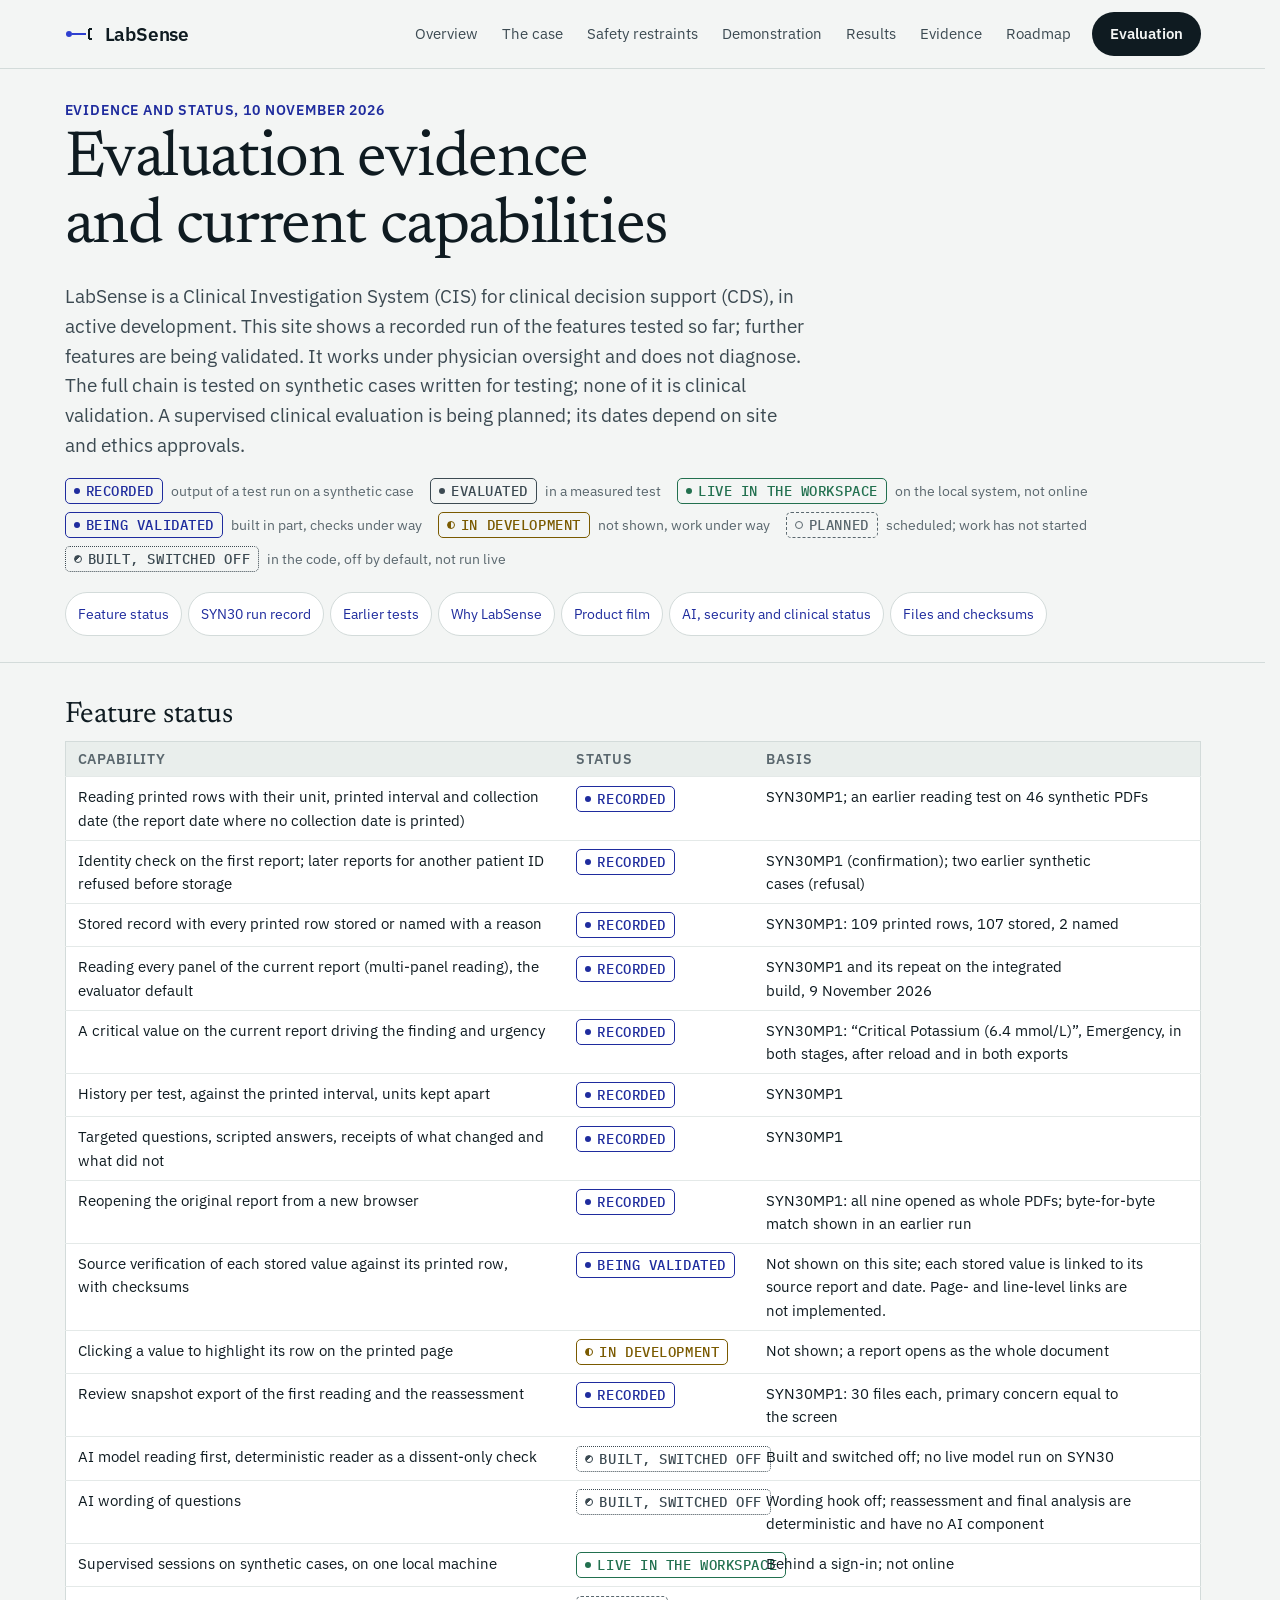
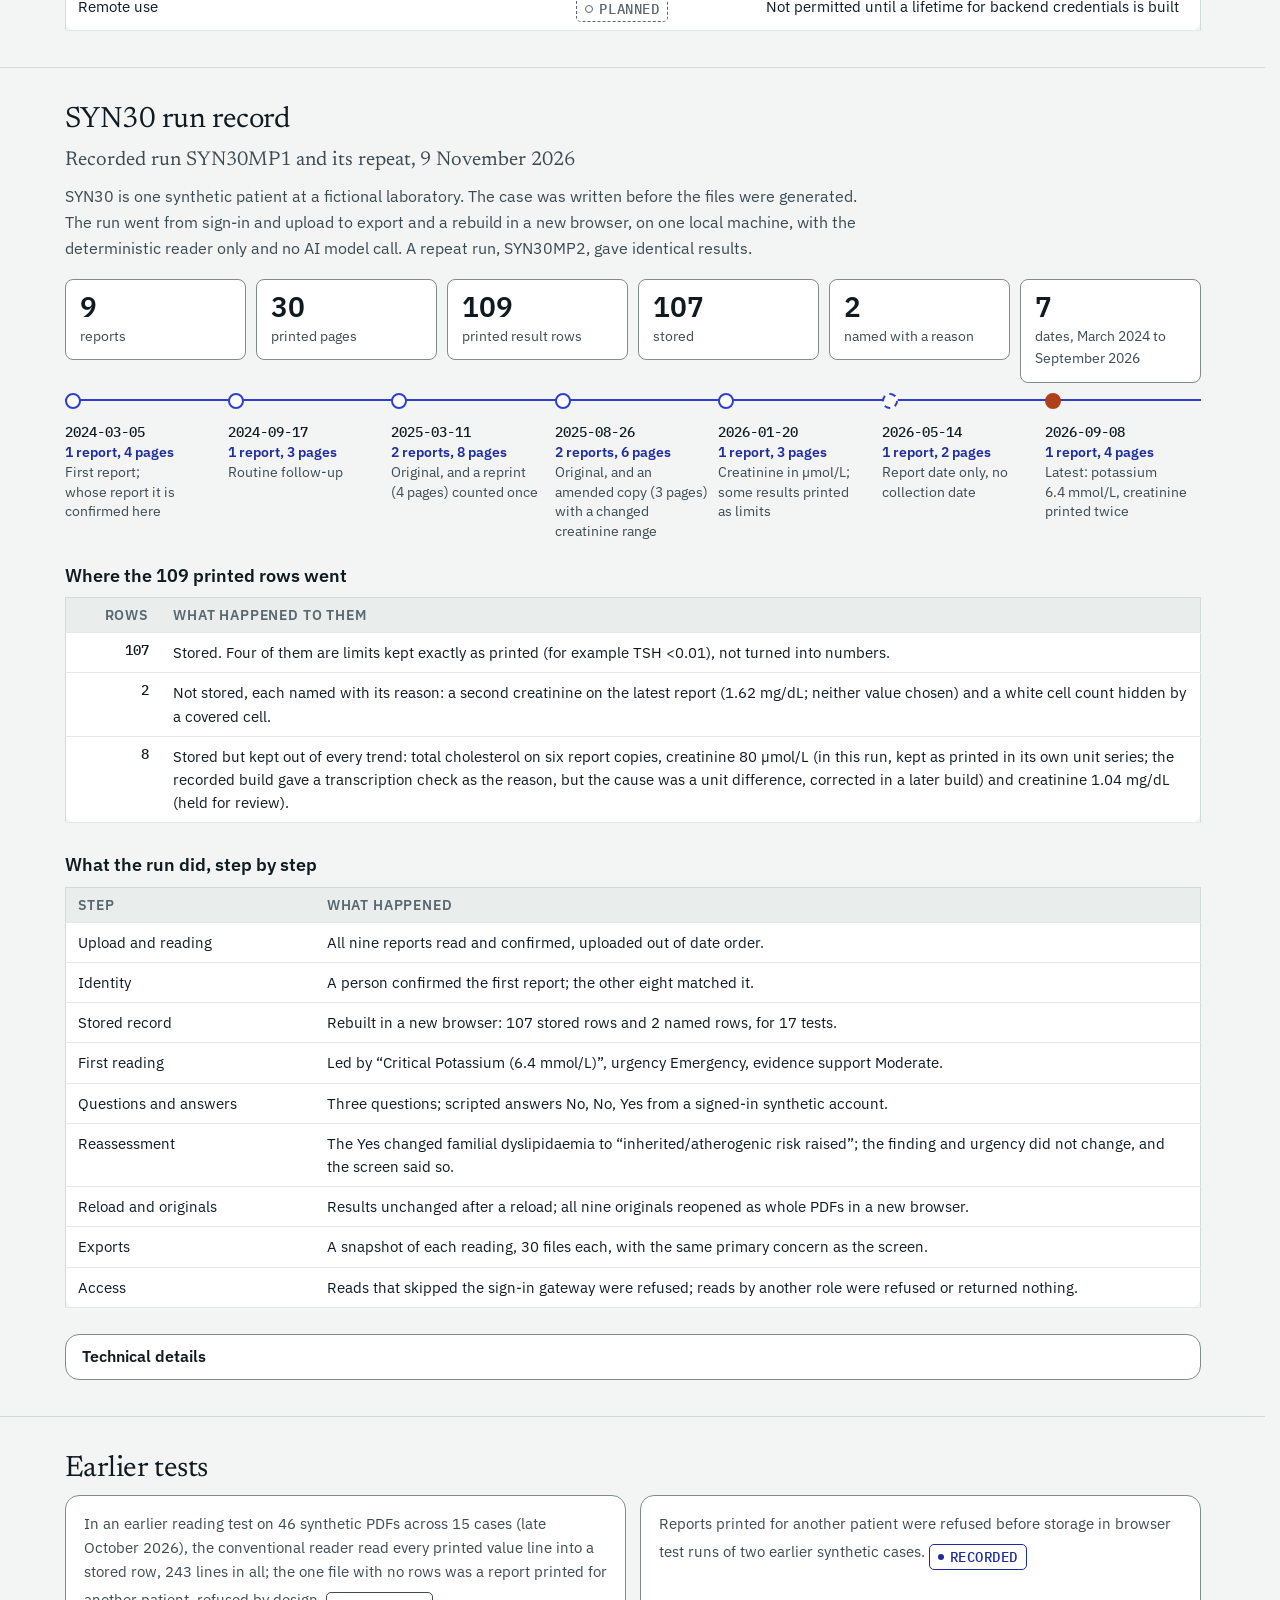
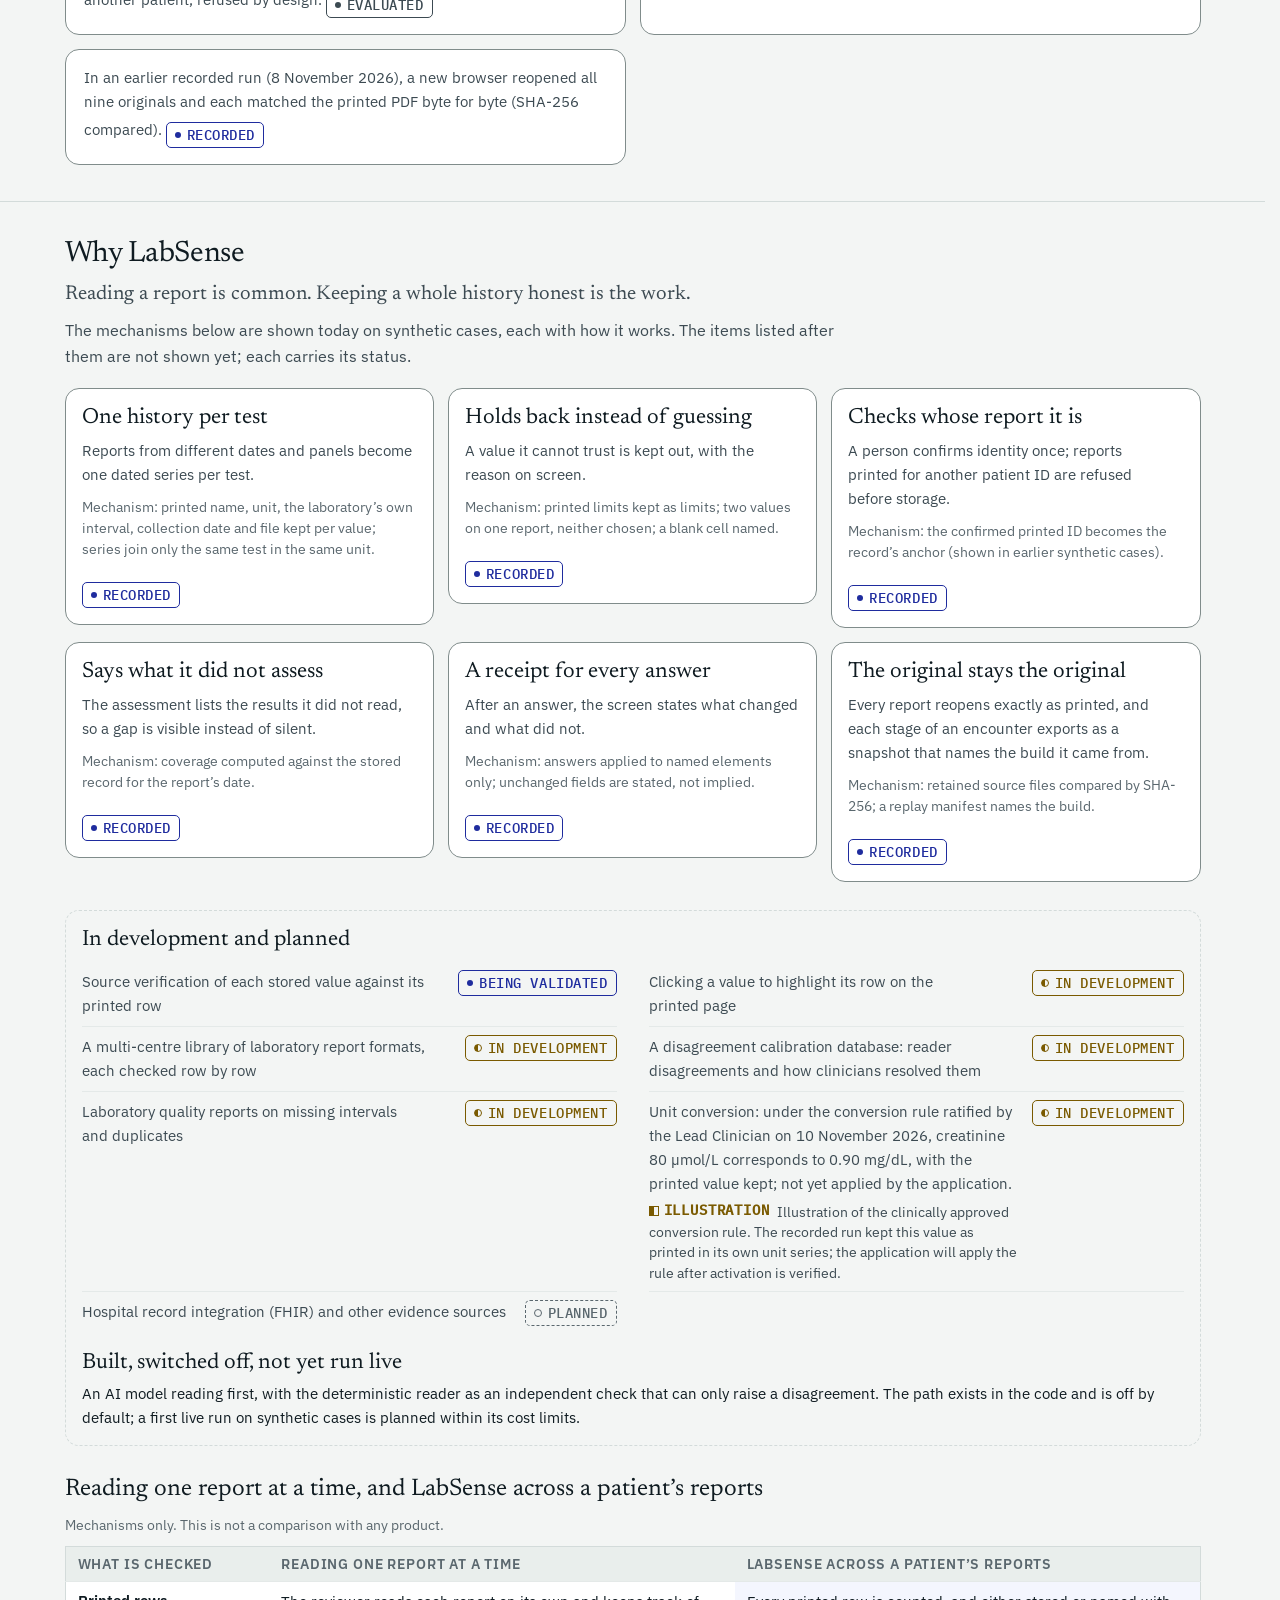
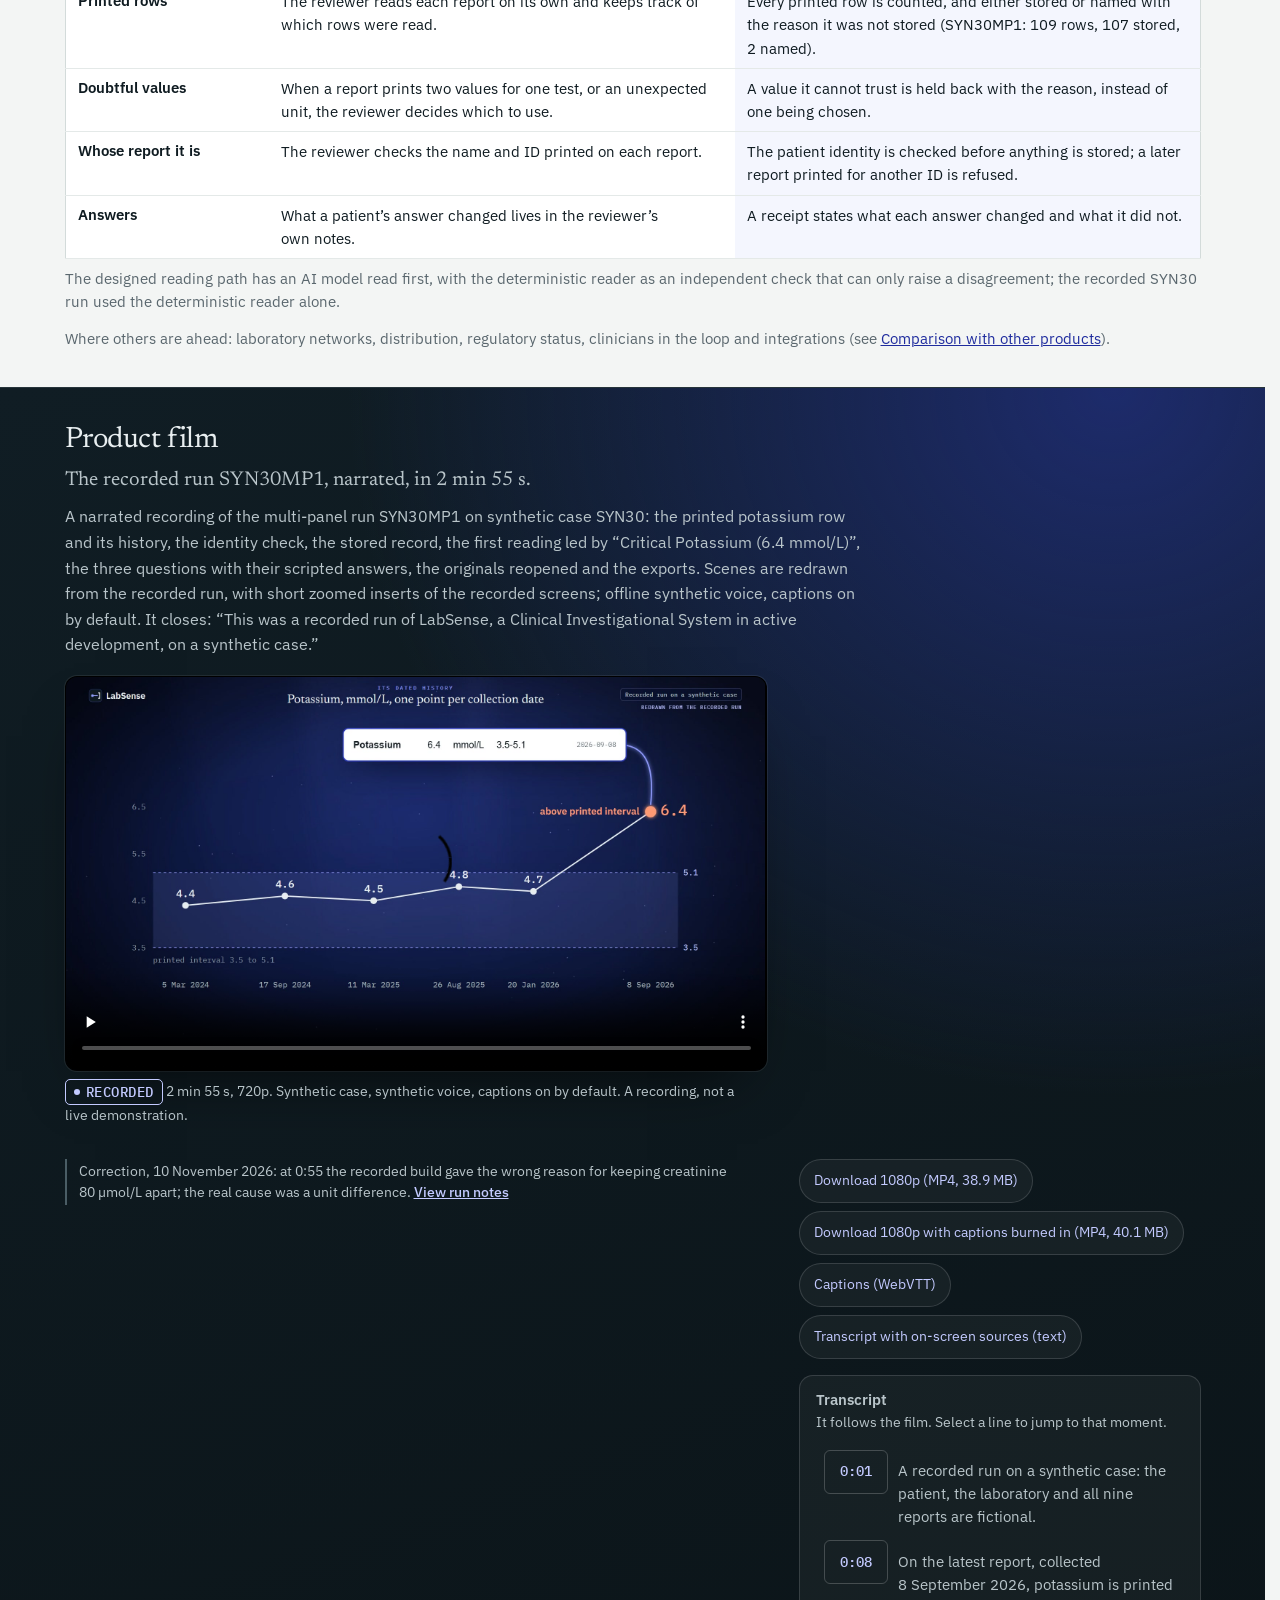
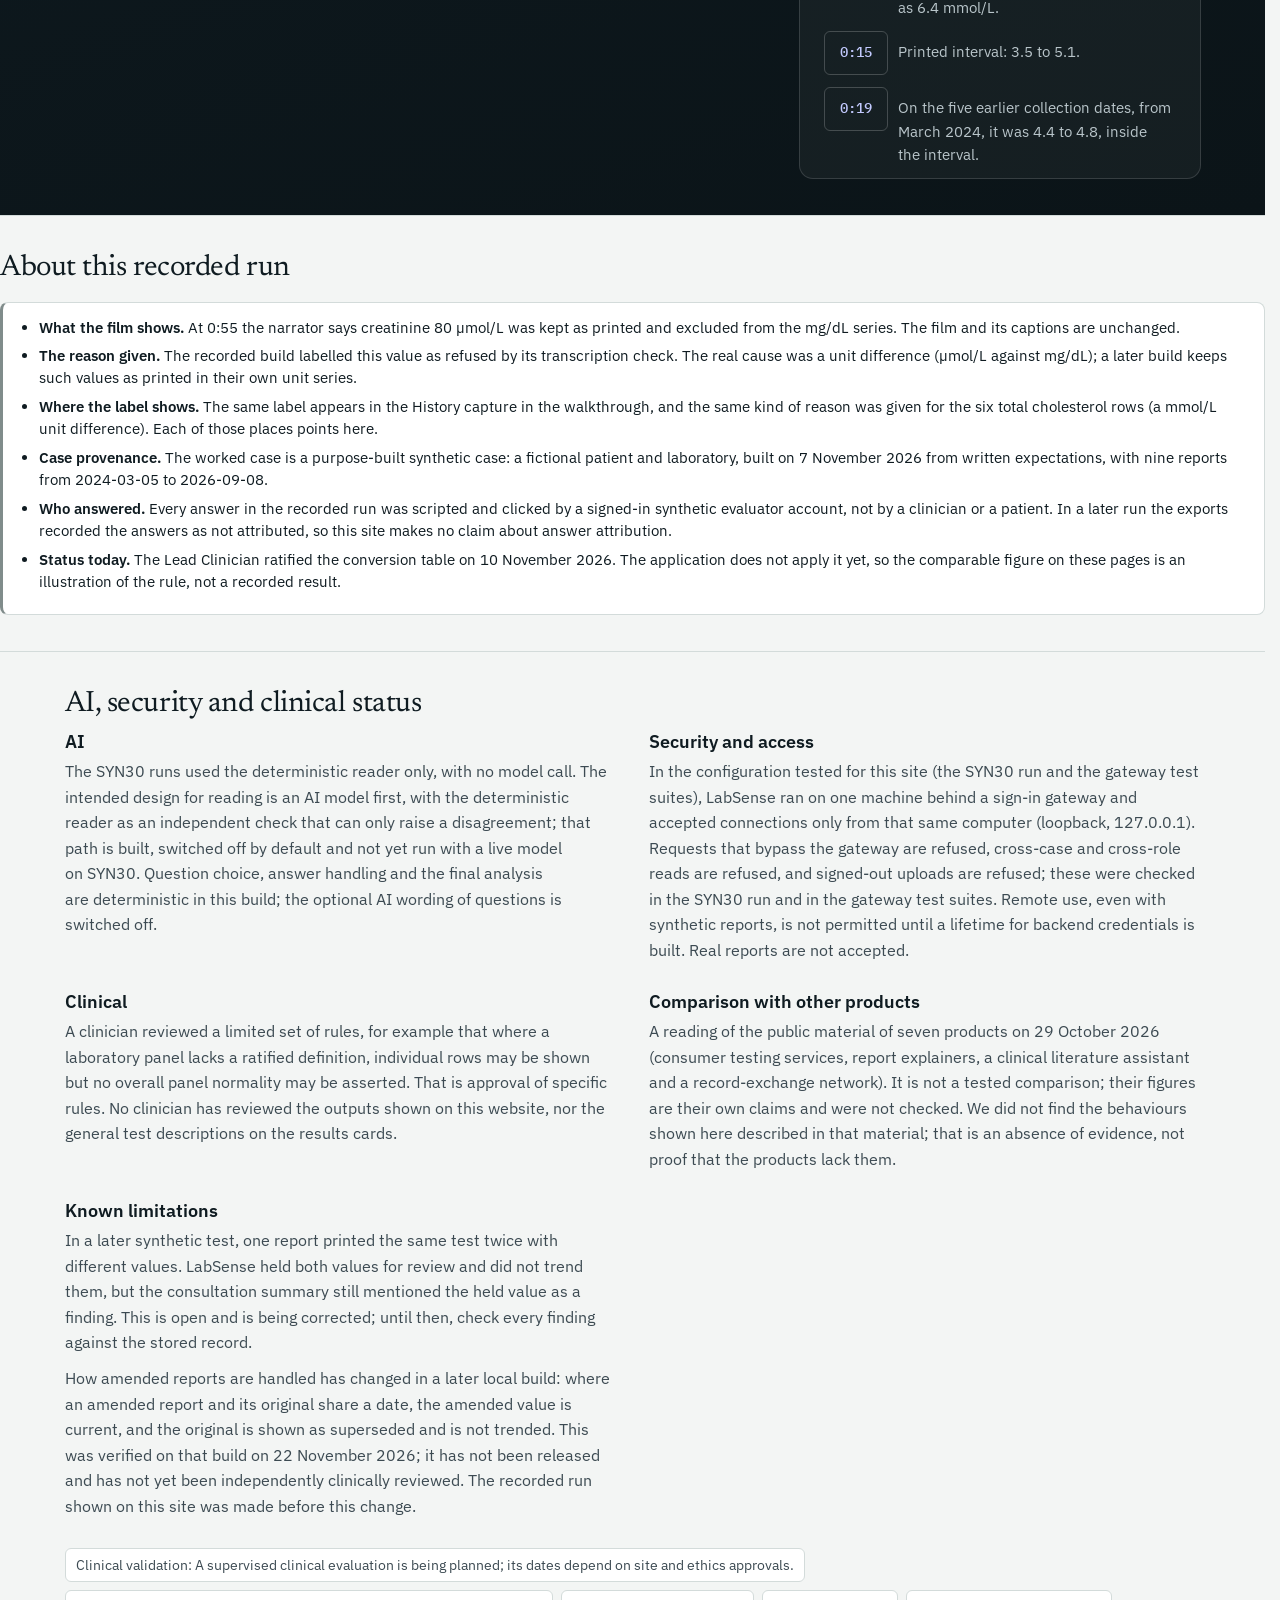
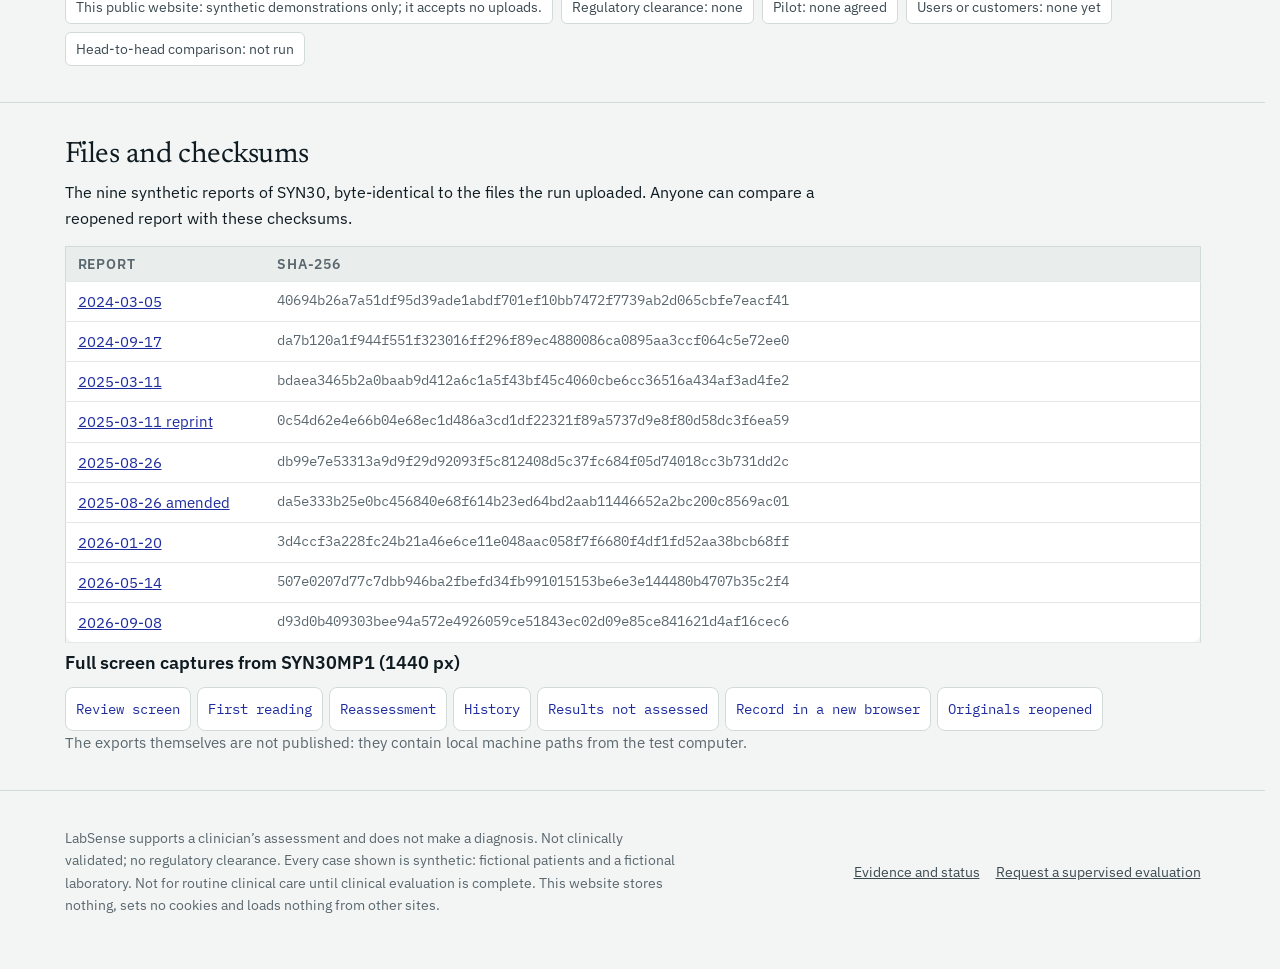
<file: evidence.html>
<!doctype html>
<html lang="en">
<head>
<meta charset="utf-8">
<meta http-equiv="Content-Security-Policy" content="default-src 'self'; img-src 'self'; media-src 'self'; style-src 'self'; script-src 'self'; base-uri 'none'; form-action 'none'">
<meta name="referrer" content="no-referrer">
<meta name="viewport" content="width=device-width,initial-scale=1,viewport-fit=cover">
<title>Evaluation evidence and current capabilities · LabSense AI</title>
<meta name="description" content="How LabSense was tested, what the recorded run shows and what is still in development. Synthetic cases only; not clinical validation.">
<link rel="icon" href="assets/mark.svg" type="image/svg+xml">
<link rel="stylesheet" href="assets/site.css">
<script src="assets/site.js" defer></script>
</head>
<body>
<a class="skip" href="#main">Skip to content</a>
<header class="top">
<div class="wrap">
<a class="brand" href="index.html" aria-label="LabSense AI, home"><svg viewBox="0 0 30 16" aria-hidden="true"><circle cx="4" cy="8" r="3" fill="#2e3fd0"/><path d="M7 8h14" stroke="#2e3fd0" stroke-width="2"/><path d="M24 3v10M24 3h3M24 13h3" stroke="currentColor" stroke-width="2" fill="none"/></svg>LabSense</a>
<button class="menu-btn" type="button" aria-expanded="false" aria-controls="site-nav"><svg viewBox="0 0 18 18" aria-hidden="true"><path d="M2 4h14M2 9h14M2 14h14" stroke="currentColor" stroke-width="2"/></svg>Menu</button>
<nav class="nav" id="site-nav" aria-label="Main">
<a href="index.html#overview">Overview</a>
<a href="index.html#case">The case</a>
<a href="index.html#held">Safety restraints</a>
<a href="index.html#film">Demonstration</a>
<a href="index.html#cards">Results</a>
<a href="index.html#shown">Evidence</a>
<a href="index.html#roadmap">Roadmap</a>
<a class="go" href="index.html#access">Evaluation</a>
</nav>
</div>
</header>

<main id="main">
<section class="doc" aria-labelledby="ev-h">
<div class="wrap">
<p class="eyebrow">Evidence and status, <span class="nw">10 November 2026</span></p>
<h1 id="ev-h">Evaluation evidence and current capabilities</h1>
<p class="lede">LabSense is a Clinical Investigation System (CIS) for clinical decision support (CDS), in active development. This site shows a recorded run of the features tested so far; further features are being validated. It works under physician oversight and does not diagnose. The full chain is tested on synthetic cases written for testing; none of it is clinical validation. A supervised clinical evaluation is being planned; its dates depend on site and ethics approvals.</p>
<ul class="legend" aria-label="Labels used on these pages">
<li><span class="tag recorded">Recorded</span> output of a test run on a synthetic case</li>
<li><span class="tag evaluated">Evaluated</span> in a measured test</li>
<li><span class="tag live">Live in the workspace</span> on the local system, not online</li>
<li><span class="tag validating">Being validated</span> built in part, checks under way</li>
<li><span class="tag indev">In development</span> not shown, work under way</li>
<li><span class="tag planned">Planned</span> scheduled; work has not started</li><li><span class="tag off">Built, switched off</span> in the code, off by default, not run live</li>
</ul>
<nav class="toc-nav" aria-label="Sections on this page"><ul class="toc">
<li><a href="#status">Feature status</a></li>
<li><a href="#syn30">SYN30 run record</a></li>
<li><a href="#earlier">Earlier tests</a></li>
<li><a href="#why">Why LabSense</a></li>
<li><a href="#film">Product film</a></li>
<li><a href="#limits">AI, security and clinical status</a></li>
<li><a href="#files">Files and checksums</a></li>
</ul></nav>
</div>
</section>

<section class="ev-sec" id="status" aria-labelledby="st-h">
<div class="wrap">
<h2 id="st-h">Feature status</h2>
<div class="tw" tabindex="0" role="region" aria-label="Feature status table">
<table class="ev ev-status">
<thead><tr><th scope="col">Capability</th><th scope="col">Status</th><th scope="col">Basis</th></tr></thead>
<tbody>
<tr><td data-l="Capability">Reading printed rows with their unit, printed interval and collection date (the report date where no collection date is printed)</td><td data-l="Status"><span class="tag recorded">Recorded</span></td><td data-l="Basis">SYN30MP1; an earlier reading test on 46 synthetic PDFs</td></tr>
<tr><td data-l="Capability">Identity check on the first report; later reports for another patient ID refused before storage</td><td data-l="Status"><span class="tag recorded">Recorded</span></td><td data-l="Basis">SYN30MP1 (confirmation); two earlier synthetic cases (refusal)</td></tr>
<tr><td data-l="Capability">Stored record with every printed row stored or named with a reason</td><td data-l="Status"><span class="tag recorded">Recorded</span></td><td data-l="Basis">SYN30MP1: 109 printed rows, 107 stored, 2 named</td></tr>
<tr><td data-l="Capability">Reading every panel of the current report (multi-panel reading), the evaluator default</td><td data-l="Status"><span class="tag recorded">Recorded</span></td><td data-l="Basis">SYN30MP1 and its repeat on the integrated build, <span class="nw">9 November 2026</span></td></tr>
<tr><td data-l="Capability">A critical value on the current report driving the finding and urgency</td><td data-l="Status"><span class="tag recorded">Recorded</span></td><td data-l="Basis">SYN30MP1: &ldquo;Critical Potassium (<span class="nw">6.4 mmol/L</span>)&rdquo;, Emergency, in both stages, after reload and in both exports</td></tr>
<tr><td data-l="Capability">History per test, against the printed interval, units kept apart</td><td data-l="Status"><span class="tag recorded">Recorded</span></td><td data-l="Basis">SYN30MP1</td></tr>
<tr><td data-l="Capability">Targeted questions, scripted answers, receipts of what changed and what did not</td><td data-l="Status"><span class="tag recorded">Recorded</span></td><td data-l="Basis">SYN30MP1</td></tr>
<tr><td data-l="Capability">Reopening the original report from a new browser</td><td data-l="Status"><span class="tag recorded">Recorded</span></td><td data-l="Basis">SYN30MP1: all nine opened as whole PDFs; byte-for-byte match shown in an earlier run</td></tr>
<tr><td data-l="Capability">Source verification of each stored value against its printed row, with checksums</td><td data-l="Status"><span class="tag validating">Being validated</span></td><td data-l="Basis">Not shown on this site; each stored value is linked to its source report and date. Page- and line-level links are not implemented.</td></tr>
<tr><td data-l="Capability">Clicking a value to highlight its row on the printed page</td><td data-l="Status"><span class="tag indev">In development</span></td><td data-l="Basis">Not shown; a report opens as the whole document</td></tr>
<tr><td data-l="Capability">Review snapshot export of the first reading and the reassessment</td><td data-l="Status"><span class="tag recorded">Recorded</span></td><td data-l="Basis">SYN30MP1: 30 files each, primary concern equal to the screen</td></tr>
<tr><td data-l="Capability">AI model reading first, deterministic reader as a dissent-only check</td><td data-l="Status"><span class="tag off">Built, switched off</span></td><td data-l="Basis">Built and switched off; no live model run on SYN30</td></tr>
<tr><td data-l="Capability">AI wording of questions</td><td data-l="Status"><span class="tag off">Built, switched off</span></td><td data-l="Basis">Wording hook off; reassessment and final analysis are deterministic and have no AI component</td></tr>
<tr><td data-l="Capability">Supervised sessions on synthetic cases, on one local machine</td><td data-l="Status"><span class="tag live">Live in the workspace</span></td><td data-l="Basis">Behind a sign-in; not online</td></tr>
<tr><td data-l="Capability">Remote use</td><td data-l="Status"><span class="tag planned">Planned</span></td><td data-l="Basis">Not permitted until a lifetime for backend credentials is built</td></tr>
</tbody>
</table>
</div>
</div>
</section>

<section class="ev-sec" id="syn30" aria-labelledby="syn-h">
<div class="wrap">
<div class="sec-head">
<div><h2 id="syn-h">SYN30 run record</h2><p class="sub-h">Recorded run SYN30MP1 and its repeat, <span class="nw">9 November 2026</span></p></div>
<p>SYN30 is one synthetic patient at a fictional laboratory. The case was written before the files were generated. The run went from sign-in and upload to export and a rebuild in a new browser, on one local machine, with the deterministic reader only and no AI model call. A repeat run, SYN30MP2, gave identical results.</p>
</div>
<div class="figs" aria-label="Key figures">
<div><b>9</b><span>reports</span></div><div><b>30</b><span>printed pages</span></div><div><b>109</b><span>printed result rows</span></div><div><b>107</b><span>stored</span></div><div><b>2</b><span>named with a reason</span></div><div><b>7</b><span>dates, <span class="nw">March 2024</span> to <span class="nw">September 2026</span></span></div>
</div>
<ol class="rstrip" aria-label="The nine synthetic reports by date">
<li class=""><span class="rs-d"><span class="nw">2024-03-05</span></span><span class="rs-n">1 report, <span class="nw">4 pages</span></span><span class="rs-t">First report; whose report it is confirmed here</span></li>
<li class=""><span class="rs-d"><span class="nw">2024-09-17</span></span><span class="rs-n">1 report, <span class="nw">3 pages</span></span><span class="rs-t">Routine follow-up</span></li>
<li class="two"><span class="rs-d"><span class="nw">2025-03-11</span></span><span class="rs-n">2 reports, <span class="nw">8 pages</span></span><span class="rs-t">Original, and a reprint (<span class="nw">4 pages</span>) counted once</span></li>
<li class="two"><span class="rs-d"><span class="nw">2025-08-26</span></span><span class="rs-n">2 reports, <span class="nw">6 pages</span></span><span class="rs-t">Original, and an amended copy (<span class="nw">3 pages</span>) with a changed creatinine range</span></li>
<li class=""><span class="rs-d"><span class="nw">2026-01-20</span></span><span class="rs-n">1 report, <span class="nw">3 pages</span></span><span class="rs-t">Creatinine in µmol/L; some results printed as limits</span></li>
<li class="rd"><span class="rs-d"><span class="nw">2026-05-14</span></span><span class="rs-n">1 report, <span class="nw">2 pages</span></span><span class="rs-t">Report date only, no collection date</span></li>
<li class="latest"><span class="rs-d"><span class="nw">2026-09-08</span></span><span class="rs-n">1 report, <span class="nw">4 pages</span></span><span class="rs-t">Latest: potassium <span class="nw">6.4 mmol/L</span>, creatinine printed twice</span></li>
</ol>
<div class="ev2">
<div>
<h3>Where the 109 printed rows went</h3>
<div class="tw" tabindex="0" role="region" aria-label="Reconciliation table">
<table class="ev ev-recon">
<thead><tr><th scope="col">Rows</th><th scope="col">What happened to them</th></tr></thead>
<tbody>
<tr><td class="n" data-l="Rows">107</td><td data-l="What happened to them">Stored. Four of them are limits kept exactly as printed (for example TSH &lt;0.01), not turned into numbers.</td></tr>
<tr><td class="n" data-l="Rows">2</td><td data-l="What happened to them">Not stored, each named with its reason: a second creatinine on the latest report (<span class="nw">1.62 mg/dL</span>; neither value chosen) and a white cell count hidden by a covered cell.</td></tr>
<tr><td class="n" data-l="Rows">8</td><td data-l="What happened to them">Stored but kept out of every trend: total cholesterol on six report copies, creatinine <span class="nw">80 µmol/L</span> (in this run, kept as printed in its own unit series; the recorded build gave a transcription check as the reason, but the cause was a unit difference, corrected in a later build) and creatinine <span class="nw">1.04 mg/dL</span> (held for review).</td></tr>
</tbody>
</table>
</div>
</div>
<div>
<h3>What the run did, step by step</h3>
<div class="tw" tabindex="0" role="region" aria-label="Chain table">
<table class="ev ev-chain">
<thead><tr><th scope="col">Step</th><th scope="col">What happened</th></tr></thead>
<tbody>
<tr><td data-l="Step">Upload and reading</td><td data-l="What happened">All nine reports read and confirmed, uploaded out of date order.</td></tr>
<tr><td data-l="Step">Identity</td><td data-l="What happened">A person confirmed the first report; the other eight matched it.</td></tr>
<tr><td data-l="Step">Stored record</td><td data-l="What happened">Rebuilt in a new browser: 107 stored rows and 2 named rows, for 17 tests.</td></tr>
<tr><td data-l="Step">First reading</td><td data-l="What happened">Led by &ldquo;Critical Potassium (<span class="nw">6.4 mmol/L</span>)&rdquo;, urgency Emergency, evidence support Moderate.</td></tr>
<tr><td data-l="Step">Questions and answers</td><td data-l="What happened">Three questions; scripted answers No, No, Yes from a signed-in synthetic account.</td></tr>
<tr><td data-l="Step">Reassessment</td><td data-l="What happened">The Yes changed familial dyslipidaemia to &ldquo;inherited/atherogenic risk raised&rdquo;; the finding and urgency did not change, and the screen said so.</td></tr>
<tr><td data-l="Step">Reload and originals</td><td data-l="What happened">Results unchanged after a reload; all nine originals reopened as whole PDFs in a new browser.</td></tr>
<tr><td data-l="Step">Exports</td><td data-l="What happened">A snapshot of each reading, 30 files each, with the same primary concern as the screen.</td></tr>
<tr><td data-l="Step">Access</td><td data-l="What happened">Reads that skipped the sign-in gateway were refused; reads by another role were refused or returned nothing.</td></tr>
</tbody>
</table>
</div>
</div>
</div>
<details class="tech">
<summary>Technical details</summary>
<div class="tech-b">
<p>Counting: the record screen&rsquo;s heading reads &ldquo;103 stored values&rdquo; because it counts numbers only; the 4 printed limits (eGFR &gt;90, TSH &lt;0.01, urine albumin/creatinine ratio &lt;3, ferritin &lt;5, all on the report of <span class="nw">2026-01-20</span>) are stored as text and listed under it, and the run&rsquo;s retrieval check counts 107 stored rows. 107 stored plus 2 named equals the 109 result rows printed on the nine PDFs, with the reprint and the amended report counted as printed. The first reading read 13 of the 19 value-bearing lines of the latest report, as LabSense counts lines; that report prints 15 result rows.</p>
<p>Configuration: every panel of each report read (multi-panel reading), the configuration used for evaluator sessions.</p>
<p>Timings on the server: reading <span class="nw">6 to 15 s</span> per report; record read at most <span class="nw">264 ms</span>; consult median <span class="nw">375 ms</span>, slowest <span class="nw">766 ms</span>; reopening <span class="nw">47 to 125 ms</span> per document; <span class="nw">2.8 s</span> per export. Driver step times include fixed waits and other work ran on the same machine, so these are upper bounds.</p>
<p>Builds: backend integ/sb22-security c0c5e123 (later commits to 954e7a32 change AI cost handling only), frontend aa06e68 (configuration 884766d makes multi-panel reading the default in the controlled evaluator build), gateway bd866d28.</p>
<p>Repeatability (SYN30MP2 against SYN30MP1): screens, stored record, questions and answers identical, and exports identical once times and IDs are removed.</p>
</div>
</details>
</div>
</section>

<section class="ev-sec" id="earlier" aria-labelledby="ear-h">
<div class="wrap">
<h2 id="ear-h">Earlier tests</h2>
<ul class="ear">
<li>In an earlier reading test on 46 synthetic PDFs across 15 cases (late <span class="nw">October 2026</span>), the conventional reader read every printed value line into a stored row, 243 lines in all; the one file with no rows was a report printed for another patient, refused by design. <span class="tag evaluated">Evaluated</span></li>
<li>Reports printed for another patient were refused before storage in browser test runs of two earlier synthetic cases. <span class="tag recorded">Recorded</span></li>
<li>In an earlier recorded run (<span class="nw">8 November 2026</span>), a new browser reopened all nine originals and each matched the printed PDF byte for byte (SHA-256 compared). <span class="tag recorded">Recorded</span></li>
</ul>
</div>
</section>

<section class="ev-sec" id="why" aria-labelledby="why-h">
<div class="wrap">
<div class="sec-head">
<div><h2 id="why-h">Why LabSense</h2><p class="sub-h">Reading a report is common. Keeping a whole history honest is the work.</p></div>
<p>The mechanisms below are shown today on synthetic cases, each with how it works. The items listed after them are not shown yet; each carries its status.</p>
</div>
<div class="why-grid">
<ul class="mech">
<li><h3>One history per test</h3><p>Reports from different dates and panels become one dated series per test.</p><p class="how">Mechanism: printed name, unit, the laboratory&rsquo;s own interval, collection date and file kept per value; series join only the same test in the same unit.</p><span class="tag recorded">Recorded</span></li>
<li><h3>Holds back instead of guessing</h3><p>A value it cannot trust is kept out, with the reason on screen.</p><p class="how">Mechanism: printed limits kept as limits; two values on one report, neither chosen; a blank cell named.</p><span class="tag recorded">Recorded</span></li>
<li><h3>Checks whose report it is</h3><p>A person confirms identity once; reports printed for another patient ID are refused before storage.</p><p class="how">Mechanism: the confirmed printed ID becomes the record&rsquo;s anchor (shown in earlier synthetic cases).</p><span class="tag recorded">Recorded</span></li>
<li><h3>Says what it did not assess</h3><p>The assessment lists the results it did not read, so a gap is visible instead of silent.</p><p class="how">Mechanism: coverage computed against the stored record for the report&rsquo;s date.</p><span class="tag recorded">Recorded</span></li>
<li><h3>A receipt for every answer</h3><p>After an answer, the screen states what changed and what did not.</p><p class="how">Mechanism: answers applied to named elements only; unchanged fields are stated, not implied.</p><span class="tag recorded">Recorded</span></li>
<li><h3>The original stays the original</h3><p>Every report reopens exactly as printed, and each stage of an encounter exports as a snapshot that names the build it came from.</p><p class="how">Mechanism: retained source files compared by SHA-256; a replay manifest names the build.</p><span class="tag recorded">Recorded</span></li>
</ul>
<div class="future">
<h3>In development and planned</h3>
<ul>
<li>Source verification of each stored value against its printed row <span class="tag validating">Being validated</span></li>
<li>Clicking a value to highlight its row on the printed page <span class="tag indev">In development</span></li>
<li>A multi-centre library of laboratory report formats, each checked row by row <span class="tag indev">In development</span></li>
<li>A disagreement calibration database: reader disagreements and how clinicians resolved them <span class="tag indev">In development</span></li>
<li>Laboratory quality reports on missing intervals and duplicates <span class="tag indev">In development</span></li>
<li><span class="fut-t">Unit conversion: under the conversion rule ratified by the Lead Clinician on <span class="nw">10 November 2026</span>, creatinine <span class="nw">80 µmol/L</span> corresponds to <span class="nw">0.90 mg/dL</span>, with the printed value kept; not yet applied by the application. <span class="uc-note" role="note"><span class="rm-l dev uc-mark"><i aria-hidden="true"></i>Illustration</span> <span class="uc-t">Illustration of the clinically approved conversion rule. The recorded run kept this value as printed in its own unit series; the application will apply the rule after activation is verified.</span></span></span> <span class="tag indev">In development</span></li>
<li>Hospital record integration (FHIR) and other evidence sources <span class="tag planned">Planned</span></li>
</ul>
<h3 class="built-off">Built, switched off, not yet run live</h3>
<p class="small">An AI model reading first, with the deterministic reader as an independent check that can only raise a disagreement. The path exists in the code and is off by default; a first live run on synthetic cases is planned within its cost limits.</p>
</div>
</div>
<h3 class="contrast-h">Reading one report at a time, and LabSense across a patient&rsquo;s reports</h3>
<div class="tw" tabindex="0" role="region" aria-label="Contrast of mechanisms">
<table class="ev contrast-t">
<caption>Mechanisms only. This is not a comparison with any product.</caption>
<thead><tr><th scope="col">What is checked</th><th scope="col">Reading one report at a time</th><th scope="col">LabSense across a patient&rsquo;s reports</th></tr></thead>
<tbody>
<tr><th scope="row">Printed rows</th><td data-l="Reading one report at a time">The reviewer reads each report on its own and keeps track of which rows were read.</td><td data-l="LabSense across a patient&rsquo;s reports">Every printed row is counted, and either stored or named with the reason it was not stored (SYN30MP1: 109 rows, 107 stored, 2 named).</td></tr>
<tr><th scope="row">Doubtful values</th><td data-l="Reading one report at a time">When a report prints two values for one test, or an unexpected unit, the reviewer decides which to use.</td><td data-l="LabSense across a patient&rsquo;s reports">A value it cannot trust is held back with the reason, instead of one being chosen.</td></tr>
<tr><th scope="row">Whose report it is</th><td data-l="Reading one report at a time">The reviewer checks the name and ID printed on each report.</td><td data-l="LabSense across a patient&rsquo;s reports">The patient identity is checked before anything is stored; a later report printed for another ID is refused.</td></tr>
<tr><th scope="row">Answers</th><td data-l="Reading one report at a time">What a patient&rsquo;s answer changed lives in the reviewer&rsquo;s own notes.</td><td data-l="LabSense across a patient&rsquo;s reports">A receipt states what each answer changed and what it did not.</td></tr>
</tbody>
</table>
</div>
<p class="small muted">The designed reading path has an AI model read first, with the deterministic reader as an independent check that can only raise a disagreement; the recorded SYN30 run used the deterministic reader alone.</p>
<p class="small muted ahead">Where others are ahead: laboratory networks, distribution, regulatory status, clinicians in the loop and integrations (see <a href="#limits">Comparison with other products</a>).</p>

</div>
</section>

<section class="ev-sec deep" id="film" aria-labelledby="film-h">
<div class="wrap">
<div class="sec-head">
<div><h2 id="film-h">Product film</h2><p class="sub-h">The recorded run SYN30MP1, narrated, in <span class="nw">2 min 55 s</span>.</p></div>
<p>A narrated recording of the multi-panel run SYN30MP1 on synthetic case SYN30: the printed potassium row and its history, the identity check, the stored record, the first reading led by &ldquo;Critical Potassium (<span class="nw">6.4 mmol/L</span>)&rdquo;, the three questions with their scripted answers, the originals reopened and the exports. Scenes are redrawn from the recorded run, with short zoomed inserts of the recorded screens; offline synthetic voice, captions on by default. It closes: &ldquo;This was a recorded run of LabSense, a Clinical Investigational System in active development, on a synthetic case.&rdquo;</p>
</div>
<div class="film">
<figure class="page">
<img class="print-only" src="assets/media/labsense_film_syn30mp1_v3_poster.jpg" width="1280" height="720" alt="Poster frame of the LabSense film: the printed potassium row of the synthetic report collected 2026-09-08.">
<video controls preload="none" playsinline poster="assets/media/labsense_film_syn30mp1_v3_poster.jpg" width="1280" height="720"><source src="assets/media/labsense_film_syn30mp1_v3_720p.mp4" type="video/mp4"><track kind="captions" src="assets/media/labsense_film_syn30mp1_v3_captions.vtt" srclang="en" label="English" default>Your browser cannot play this video. <a href="assets/media/labsense_film_syn30mp1_v3_1080p_captioned.mp4">Download the captioned film</a>.</video>
<figcaption><span class="tag recorded">Recorded</span> <span class="nw">2 min 55 s</span>, 720p. Synthetic case, synthetic voice, captions on by default. A recording, not a live demonstration.</figcaption>
</figure>
<p class="film-corr" role="note">Correction, <span class="nw">10 November 2026</span>: at 0:55 the recorded build gave the wrong reason for keeping creatinine <span class="nw">80 µmol/L</span> apart; the real cause was a unit difference. <a class="run-link" href="evidence.html#about-recorded-run">View run notes</a></p>

<div>
<div class="film-links">
<a href="assets/media/labsense_film_syn30mp1_v3_1080p.mp4" download>Download 1080p (MP4, <span class="nw">38.9 MB</span>)</a>
<a href="assets/media/labsense_film_syn30mp1_v3_1080p_captioned.mp4" download>Download 1080p with captions burned in (MP4, <span class="nw">40.1 MB</span>)</a>
<a href="assets/media/labsense_film_syn30mp1_v3_captions.vtt" download>Captions (WebVTT)</a>
<a href="assets/media/labsense_film_syn30mp1_v3_transcript.md" download>Transcript with on-screen sources (text)</a>
</div>
<div class="tx" data-tx>
<p class="tx-h">Transcript</p>
<p class="tx-hint">It follows the film. Select a line to jump to that moment.</p>
<ol class="tx-list"><li data-start="1.40" data-end="7.00"><span class="tx-t">0:01</span> <span class="tx-x">A recorded run on a synthetic case: the patient, the laboratory and all nine reports are fictional.</span></li>
<li data-start="8.60" data-end="15.46"><span class="tx-t">0:08</span> <span class="tx-x">On the latest report, collected <span class="nw">8 September 2026</span>, potassium is printed as <span class="nw">6.4 mmol/L</span>.</span></li>
<li data-start="15.61" data-end="18.49"><span class="tx-t">0:15</span> <span class="tx-x">Printed interval: <span class="nw">3.5 to 5.1</span>.</span></li>
<li data-start="19.50" data-end="26.16"><span class="tx-t">0:19</span> <span class="tx-x">On the five earlier collection dates, from <span class="nw">March 2024</span>, it was <span class="nw">4.4 to 4.8</span>, inside the interval.</span></li>
<li data-start="26.31" data-end="27.86"><span class="tx-t">0:26</span> <span class="tx-x">Then 6.4, above it.</span></li>
<li data-start="28.87" data-end="33.54"><span class="tx-t">0:28</span> <span class="tx-x">A test driver uploaded nine synthetic reports, <span class="nw">30 pages</span>, out of date order.</span></li>
<li data-start="33.69" data-end="37.79"><span class="tx-t">0:33</span> <span class="tx-x">Each value is placed by the date printed on its report, not by upload order.</span></li>
<li data-start="38.80" data-end="41.01"><span class="tx-t">0:38</span> <span class="tx-x">The first report asks whose report it is.</span></li>
<li data-start="41.16" data-end="45.25"><span class="tx-t">0:41</span> <span class="tx-x">The run confirmed the printed patient ID, and the other eight reports matched it.</span></li>
<li data-start="46.27" data-end="52.13"><span class="tx-t">0:46</span> <span class="tx-x">Rebuilt in a new browser from the server, the record lists 103 stored values from 9 reports,</span></li>
<li data-start="52.28" data-end="54.97"><span class="tx-t">0:52</span> <span class="tx-x">each with its date, printed interval and file.</span></li>
<li data-start="55.12" data-end="60.04" class="tx-has-corr"><span class="tx-t">0:55</span> <span class="tx-x">Creatinine printed as <span class="nw">80 µmol/L</span> was refused and kept out of the mg/dL series.</span><span class="tx-corr" role="note">Correction, <span class="nw">10 November 2026</span>: at 0:55 the recorded build gave the wrong reason for keeping creatinine <span class="nw">80 µmol/L</span> apart; the real cause was a unit difference. <a class="run-link" href="evidence.html#about-recorded-run">View run notes</a></span></li>
<li data-start="61.07" data-end="69.45"><span class="tx-t">1:01</span> <span class="tx-x">History draws one potassium series across six collection dates, from 4.4 in March <span class="nw">2024 to 6.4</span> in <span class="nw">September 2026</span>.</span></li>
<li data-start="70.47" data-end="75.27"><span class="tx-t">1:10</span> <span class="tx-x">The first reading leads with Critical Potassium (<span class="nw">6.4 mmol/L</span>), at urgency Emergency.</span></li>
<li data-start="75.42" data-end="77.05"><span class="tx-t">1:15</span> <span class="tx-x">Evidence support: Moderate.</span></li>
<li data-start="78.07" data-end="81.84"><span class="tx-t">1:18</span> <span class="tx-x">It states its coverage: 13 of 19 value-bearing lines read.</span></li>
<li data-start="81.99" data-end="83.93"><span class="tx-t">1:21</span> <span class="tx-x">"Not evaluated does not mean normal."</span></li>
<li data-start="84.08" data-end="90.91"><span class="tx-t">1:24</span> <span class="tx-x">Two rows were not stored, and are named: a second creatinine, 1.62, and an unreadable white cell count.</span></li>
<li data-start="91.93" data-end="97.59"><span class="tx-t">1:31</span> <span class="tx-x">Creatinine is printed twice, so 1.04 is held for review and neither value is chosen.</span></li>
<li data-start="98.60" data-end="105.77"><span class="tx-t">1:38</span> <span class="tx-x">It issued three questions: on potassium 6.4, on HbA1c 6.8, and on family history.</span></li>
<li data-start="106.80" data-end="112.72"><span class="tx-t">1:46</span> <span class="tx-x">The answers are scripted: No, No and Yes, set before the run and clicked by a synthetic evaluator account.</span></li>
<li data-start="113.73" data-end="118.32"><span class="tx-t">1:53</span> <span class="tx-x">The two No answers were recorded and changed nothing; no rule in this version uses them.</span></li>
<li data-start="118.47" data-end="124.46"><span class="tx-t">1:58</span> <span class="tx-x">The Yes changed familial dyslipidaemia from "sporadic assumed" to "inherited/atherogenic risk raised".</span></li>
<li data-start="124.61" data-end="127.41"><span class="tx-t">2:04</span> <span class="tx-x">Confidence and urgency are stated as unchanged.</span></li>
<li data-start="128.43" data-end="132.57"><span class="tx-t">2:08</span> <span class="tx-x">After the answers, the finding is still Critical Potassium, at Emergency.</span></li>
<li data-start="133.60" data-end="137.76"><span class="tx-t">2:13</span> <span class="tx-x">In the new browser, all nine original reports reopened as whole PDFs.</span></li>
<li data-start="137.91" data-end="140.93"><span class="tx-t">2:17</span> <span class="tx-x">Linking each value to its place on the page is being validated.</span></li>
<li data-start="141.93" data-end="147.60"><span class="tx-t">2:21</span> <span class="tx-x">Both readings were exported as review snapshots, primary concern Critical Potassium, as on screen.</span></li>
<li data-start="147.75" data-end="152.93"><span class="tx-t">2:27</span> <span class="tx-x">Because the creatinine conflict is unresolved, each export is marked not for clinical use.</span></li>
<li data-start="153.08" data-end="156.73"><span class="tx-t">2:33</span> <span class="tx-x">A new browser downloaded the recorded snapshots again, unchanged.</span></li>
<li data-start="157.73" data-end="163.57"><span class="tx-t">2:37</span> <span class="tx-x">This was a recorded run of LabSense, a Clinical Investigational System in active development, on a synthetic case.</span></li>
<li data-start="163.72" data-end="166.57"><span class="tx-t">2:43</span> <span class="tx-x">Further features are being validated and are not shown here.</span></li>
<li data-start="166.72" data-end="168.70"><span class="tx-t">2:46</span> <span class="tx-x">No AI model was called in this run.</span></li>
<li data-start="168.85" data-end="171.01"><span class="tx-t">2:48</span> <span class="tx-x">LabSense has not been clinically validated.</span></li></ol>
</div>
</div>
</div>
</div>
</section>

<section class="ev-sec" id="about-recorded-run" aria-labelledby="rn-h">
<h2 id="rn-h">About this recorded run</h2>
<div class="runnote">
<ul>
<li><strong>What the film shows.</strong> At 0:55 the narrator says creatinine <span class="nw">80 µmol/L</span> was kept as printed and excluded from the mg/dL series. The film and its captions are unchanged.</li>
<li><strong>The reason given.</strong> <span class="run-corr">The recorded build labelled this value as refused by its transcription check. The real cause was a unit difference (µmol/L against mg/dL); a later build keeps such values as printed in their own unit series.</span></li>
<li><strong>Where the label shows.</strong> The same label appears in the History capture in the walkthrough, and the same kind of reason was given for the six total cholesterol rows (a mmol/L unit difference). Each of those places points here.</li>
<li><strong>Case provenance.</strong> The worked case is a purpose-built synthetic case: a fictional patient and laboratory, built on <span class="nw">7 November 2026</span> from written expectations, with nine reports from 2024-03-<span class="nw">05 to 2026</span>-09-08.</li>
<li><strong>Who answered.</strong> Every answer in the recorded run was scripted and clicked by a signed-in synthetic evaluator account, not by a clinician or a patient. In a later run the exports recorded the answers as not attributed, so this site makes no claim about answer attribution.</li>
<li><strong>Status today.</strong> The Lead Clinician ratified the conversion table on <span class="nw">10 November 2026</span>. The application does not apply it yet, so the comparable figure on these pages is an illustration of the rule, not a recorded result.</li>
</ul>
</div>
</section>
<section class="ev-sec" id="limits" aria-labelledby="lim-h">
<div class="wrap">
<h2 id="lim-h">AI, security and clinical status</h2>
<div class="lim">
<div class="lim-b"><h3>AI</h3>
<p>The SYN30 runs used the deterministic reader only, with no model call. The intended design for reading is an AI model first, with the deterministic reader as an independent check that can only raise a disagreement; that path is built, switched off by default and not yet run with a live model on SYN30. Question choice, answer handling and the final analysis are deterministic in this build; the optional AI wording of questions is switched off.</p></div>
<div class="lim-b"><h3>Security and access</h3>
<p>In the configuration tested for this site (the SYN30 run and the gateway test suites), LabSense ran on one machine behind a sign-in gateway and accepted connections only from that same computer (loopback, 127.0.0.1). Requests that bypass the gateway are refused, cross-case and cross-role reads are refused, and signed-out uploads are refused; these were checked in the SYN30 run and in the gateway test suites. Remote use, even with synthetic reports, is not permitted until a lifetime for backend credentials is built. Real reports are not accepted.</p></div>
<div class="lim-b"><h3>Clinical</h3>
<p>A clinician reviewed a limited set of rules, for example that where a laboratory panel lacks a ratified definition, individual rows may be shown but no overall panel normality may be asserted. That is approval of specific rules. No clinician has reviewed the outputs shown on this website, nor the general test descriptions on the results cards.</p>
</div>
<div class="lim-b"><h3>Comparison with other products</h3>
<p>A reading of the public material of seven products on <span class="nw">29 October 2026</span> (consumer testing services, report explainers, a clinical literature assistant and a record-exchange network). It is not a tested comparison; their figures are their own claims and were not checked. We did not find the behaviours shown here described in that material; that is an absence of evidence, not proof that the products lack them.</p></div>
<div class="lim-b"><h3>Known limitations</h3>
<p>In a later synthetic test, one report printed the same test twice with different values. LabSense held both values for review and did not trend them, but the consultation summary still mentioned the held value as a finding. This is open and is being corrected; until then, check every finding against the stored record.</p>
<p>How amended reports are handled has changed in a later local build: where an amended report and its original share a date, the amended value is current, and the original is shown as superseded and is not trended. This was verified on that build on <span class="nw">22 November 2026</span>; it has not been released and has not yet been independently clinically reviewed. The recorded run shown on this site was made before this change.</p></div>
</div>
<ul class="notyet" aria-label="Status of later steps"><li>Clinical validation: A supervised clinical evaluation is being planned; its dates depend on site and ethics approvals.</li><li>This public website: synthetic demonstrations only; it accepts no uploads.</li><li>Regulatory clearance: none</li><li>Pilot: none agreed</li><li>Users or customers: none yet</li><li>Head-to-head comparison: not run</li></ul>
</div>
</section>

<section class="ev-sec" id="files" aria-labelledby="files-h">
<div class="wrap">
<h2 id="files-h">Files and checksums</h2>
<p class="prose">The nine synthetic reports of SYN30, byte-identical to the files the run uploaded. Anyone can compare a reopened report with these checksums.</p>
<div class="tw" tabindex="0" role="region" aria-label="Report files">
<table class="ev ev-files">
<thead><tr><th scope="col">Report</th><th scope="col">SHA-256</th></tr></thead>
<tbody>
<tr><td data-l="Report"><a href="assets/syn30/reports/SYN30_R1_coll_2024-03-05.pdf"><span class="nw">2024-03-05</span></a></td><td class="sha" data-l="SHA-256">40694b26a7a51df95d39ade1abdf701ef10bb7472f7739ab2d065cbfe7eacf41</td></tr>
<tr><td data-l="Report"><a href="assets/syn30/reports/SYN30_R2_coll_2024-09-17.pdf"><span class="nw">2024-09-17</span></a></td><td class="sha" data-l="SHA-256">da7b120a1f944f551f323016ff296f89ec4880086ca0895aa3ccf064c5e72ee0</td></tr>
<tr><td data-l="Report"><a href="assets/syn30/reports/SYN30_R3_coll_2025-03-11.pdf"><span class="nw">2025-03-11</span></a></td><td class="sha" data-l="SHA-256">bdaea3465b2a0baab9d412a6c1a5f43bf45c4060cbe6cc36516a434af3ad4fe2</td></tr>
<tr><td data-l="Report"><a href="assets/syn30/reports/SYN30_R3_coll_2025-03-11_DUPLICATE_reprint.pdf"><span class="nw">2025-03-11</span> reprint</a></td><td class="sha" data-l="SHA-256">0c54d62e4e66b04e68ec1d486a3cd1df22321f89a5737d9e8f80d58dc3f6ea59</td></tr>
<tr><td data-l="Report"><a href="assets/syn30/reports/SYN30_R4_coll_2025-08-26.pdf"><span class="nw">2025-08-26</span></a></td><td class="sha" data-l="SHA-256">db99e7e53313a9d9f29d92093f5c812408d5c37fc684f05d74018cc3b731dd2c</td></tr>
<tr><td data-l="Report"><a href="assets/syn30/reports/SYN30_R4_coll_2025-08-26_AMENDED.pdf"><span class="nw">2025-08-26</span> amended</a></td><td class="sha" data-l="SHA-256">da5e333b25e0bc456840e68f614b23ed64bd2aab11446652a2bc200c8569ac01</td></tr>
<tr><td data-l="Report"><a href="assets/syn30/reports/SYN30_R5_coll_2026-01-20_units.pdf"><span class="nw">2026-01-20</span></a></td><td class="sha" data-l="SHA-256">3d4ccf3a228fc24b21a46e6ce11e048aac058f7f6680f4df1fd52aa38bcb68ff</td></tr>
<tr><td data-l="Report"><a href="assets/syn30/reports/SYN30_R6_reported_only_2026-05-14.pdf"><span class="nw">2026-05-14</span></a></td><td class="sha" data-l="SHA-256">507e0207d77c7dbb946ba2fbefd34fb991015153be6e3e144480b4707b35c2f4</td></tr>
<tr><td data-l="Report"><a href="assets/syn30/reports/SYN30_R7_coll_2026-09-08.pdf"><span class="nw">2026-09-08</span></a></td><td class="sha" data-l="SHA-256">d93d0b409303bee94a572e4926059ce51843ec02d09e85ce841621d4af16cec6</td></tr>
</tbody>
</table>
</div>
<h3>Full screen captures from SYN30MP1 (1440 px)</h3>
<ul class="pdfs" aria-label="Screen captures">
<li><a href="assets/syn30/captures/CP_SYN30MP1_06_upload_3.png">Review screen</a></li>
<li><a href="assets/syn30/captures/CP_SYN30MP1_13_stage1_results.png">First reading</a></li>
<li><a href="assets/syn30/captures/CP_SYN30MP1_17_stage2_results.png">Reassessment</a></li>
<li><a href="assets/syn30/captures/CP_SYN30MP1_19_screen_history.png">History</a></li>
<li><a href="assets/syn30/captures/CP_SYN30MP1_21_screen_missing.png">Results not assessed</a></li>
<li><a href="assets/syn30/captures/CP_SYN30MP1_25_fresh_browser_record_history.png">Record in a new browser</a></li>
<li><a href="assets/syn30/captures/CP_SYN30MP1_27_fresh_browser_original_opened.png">Originals reopened</a></li>
</ul>
<p class="small muted">The exports themselves are not published: they contain local machine paths from the test computer.</p>
</div>
</section>
</main>

<footer class="foot">
<div class="wrap">
<p>LabSense supports a clinician&rsquo;s assessment and does not make a diagnosis. Not clinically validated; no regulatory clearance. Every case shown is synthetic: fictional patients and a fictional laboratory. Not for routine clinical care until clinical evaluation is complete. This website stores nothing, sets no cookies and loads nothing from other sites.</p>
<nav aria-label="Footer"><a href="evidence.html">Evidence and status</a><a href="index.html#access">Request a supervised evaluation</a></nav>
</div>
</footer>
</body>
</html>
</file>
<file: assets/site.css>
/* LabSense site stylesheet (Lane WS2, 8 Nov 2026). One stylesheet for every page.
   Tokens are copied unchanged from the v5 design system (assets/v5.css :root, the source of truth); the site
   makes no third-party request. Ultramarine is the source line and primary action, cinnabar a value outside its
   printed interval, crimson a refusal or held value, sage a confirmation, amber an open item or caveat. */

@font-face{font-family:'Newsreader';font-style:normal;font-weight:400;font-display:swap;src:url('fonts/newsreader-latin-400-normal.woff2') format('woff2')}
@font-face{font-family:'Newsreader';font-style:normal;font-weight:500;font-display:swap;src:url('fonts/newsreader-latin-500-normal.woff2') format('woff2')}
@font-face{font-family:'Newsreader';font-style:italic;font-weight:400;font-display:swap;src:url('fonts/newsreader-latin-400-italic.woff2') format('woff2')}
@font-face{font-family:'IBM Plex Sans';font-style:normal;font-weight:400;font-display:swap;src:url('fonts/ibm-plex-sans-latin-400-normal.woff2') format('woff2')}
@font-face{font-family:'IBM Plex Sans';font-style:normal;font-weight:500;font-display:swap;src:url('fonts/ibm-plex-sans-latin-500-normal.woff2') format('woff2')}
@font-face{font-family:'IBM Plex Sans';font-style:normal;font-weight:600;font-display:swap;src:url('fonts/ibm-plex-sans-latin-600-normal.woff2') format('woff2')}
@font-face{font-family:'IBM Plex Mono';font-style:normal;font-weight:400;font-display:swap;src:url('fonts/ibm-plex-mono-latin-400-normal.woff2') format('woff2')}
@font-face{font-family:'IBM Plex Mono';font-style:normal;font-weight:500;font-display:swap;src:url('fonts/ibm-plex-mono-latin-500-normal.woff2') format('woff2')}

:root{
  --bg:#f3f5f4; --bg-2:#e9eeec; --surface:#ffffff; --ink:#0f1b21; --ink-2:#3c4a52; --ink-3:#5a676e;
  --rule:#d3dbda; --rule-2:#e4e9e8;
  --trace:#2e3fd0; --trace-ink:#ffffff; --trace-soft:#e7eafc; --trace-deep:#1f2c9e;
  --out:#b0401a; --out-soft:#f8e7df;
  --refuse:#a3122a; --refuse-soft:#f8e2e6;
  --ok:#22704f; --ok-soft:#e2f1ea;
  --open:#7a5a00; --open-soft:#fbf1d6;
  --focus:#2e3fd0;
  --display:'Newsreader',Georgia,'Times New Roman',serif;
  --ui:'IBM Plex Sans',system-ui,-apple-system,'Segoe UI',sans-serif;
  --mono:'IBM Plex Mono',ui-monospace,'Cascadia Mono',Consolas,monospace;
  --r:14px; --r-sm:8px; --shadow:0 1px 2px rgba(15,27,33,.06),0 8px 24px -12px rgba(15,27,33,.18);
  --wrap:1200px; --gutter:32px;
  --ease:cubic-bezier(.2,.7,.2,1);
  --head:68px;
}
@media (prefers-color-scheme:dark){
  :root:not([data-theme="light"]){
    --bg:#0c1316; --bg-2:#111a1e; --surface:#131d22; --ink:#e8eef0; --ink-2:#b6c3c8; --ink-3:#8d9ca2;
    --rule:#243238; --rule-2:#1b272c; --trace:#8f9cff; --trace-ink:#0c1316; --trace-soft:#1c2350; --trace-deep:#b9c1ff;
    --out:#ff9a73; --out-soft:#3a2018; --refuse:#ff7d8f; --refuse-soft:#3a1820; --ok:#6fd3a5; --ok-soft:#13302a;
    --open:#f0c35a; --open-soft:#33290f; --focus:#8f9cff; --shadow:0 1px 2px rgba(0,0,0,.3),0 10px 28px -14px rgba(0,0,0,.6);
  }
}
:root[data-theme="dark"]{
  --bg:#0c1316; --bg-2:#111a1e; --surface:#131d22; --ink:#e8eef0; --ink-2:#b6c3c8; --ink-3:#8d9ca2;
  --rule:#243238; --rule-2:#1b272c; --trace:#8f9cff; --trace-ink:#0c1316; --trace-soft:#1c2350; --trace-deep:#b9c1ff;
  --out:#ff9a73; --out-soft:#3a2018; --refuse:#ff7d8f; --refuse-soft:#3a1820; --ok:#6fd3a5; --ok-soft:#13302a;
  --open:#f0c35a; --open-soft:#33290f; --focus:#8f9cff;
}

*{box-sizing:border-box}
html{-webkit-text-size-adjust:100%;scroll-behavior:smooth;scroll-padding-top:calc(var(--head) + 16px)}
@media (prefers-reduced-motion:reduce){html{scroll-behavior:auto}*,*::before,*::after{transition:none!important;animation:none!important}}
body{margin:0;background:var(--bg);color:var(--ink);font:16px/1.6 var(--ui);font-feature-settings:"kern","liga";overflow-wrap:break-word}
img,svg,video{max-width:100%}
img{height:auto}
a{color:var(--trace-deep)}
a:hover{color:var(--trace)}
:focus-visible{outline:3px solid var(--focus);outline-offset:3px;border-radius:4px}
[id]{scroll-margin-top:calc(var(--head) + 16px)}
.skip{position:absolute;left:-999px;top:8px;background:var(--ink);color:var(--bg);padding:12px 16px;border-radius:6px;z-index:20}
.skip:focus{left:16px}
.wrap{max-width:var(--wrap);margin:0 auto;padding:0 var(--gutter)}
.num,.mono{font-family:var(--mono);font-variant-numeric:tabular-nums}
.sr{position:absolute!important;width:1px;height:1px;overflow:hidden;clip:rect(0 0 0 0);white-space:nowrap}
p{margin:0 0 14px}
ul,ol{margin:0 0 14px;padding-left:20px}
li{margin-bottom:6px}

/* header */
.top{position:sticky;top:0;z-index:10;background:var(--bg);border-bottom:1px solid var(--rule)}
@supports (backdrop-filter:blur(8px)){.top{background:color-mix(in srgb,var(--bg) 90%,transparent);backdrop-filter:saturate(1.4) blur(10px)}}
.top .wrap{display:flex;align-items:center;justify-content:space-between;gap:20px;min-height:var(--head)}
.brand{display:flex;align-items:center;gap:10px;color:var(--ink);text-decoration:none;font:600 18.5px/1 var(--ui);letter-spacing:-.01em;min-height:44px}
.brand svg{width:30px;height:16px;flex:none}
.brand .proto{font:500 14px/1 var(--mono);letter-spacing:.06em;text-transform:uppercase;color:var(--ink-3);border:1px solid var(--rule);border-radius:5px;padding:4px 6px}
.nav{display:flex;align-items:center;gap:2px;font-size:14.5px}
.nav a{color:var(--ink-2);text-decoration:none;padding:0 11px;border-radius:999px;min-height:44px;display:inline-flex;align-items:center}
.nav a:hover{color:var(--ink);background:var(--bg-2)}
.nav a[aria-current="page"]{color:var(--ink);font-weight:600}
.nav .go{background:var(--ink);color:var(--bg);font-weight:600;padding:0 18px;margin-left:8px}
.nav .go:hover{background:var(--trace);color:var(--trace-ink)}
.menu-btn{display:none;align-items:center;gap:8px;min-height:44px;min-width:44px;padding:0 14px;border:1px solid var(--rule);border-radius:999px;background:var(--surface);color:var(--ink);font:600 14px var(--ui);cursor:pointer}
.menu-btn svg{width:18px;height:18px}
@media (max-width:1060px){
  .menu-btn{display:inline-flex}
  .js .nav{display:none;position:absolute;left:0;right:0;top:100%;flex-direction:column;align-items:stretch;gap:0;padding:8px var(--gutter) 16px;background:var(--bg);border-bottom:1px solid var(--rule);box-shadow:var(--shadow)}
  .js .nav.open{display:flex}
  .js .nav a{border-radius:8px;padding:0 12px;font-size:16px}
  .js .nav .go{margin:8px 0 0;justify-content:center}
  .nojs-nav .nav{flex-wrap:wrap}
}
html:not(.js) .menu-btn{display:none}
@media (max-width:1060px){html:not(.js) .top .wrap{flex-wrap:wrap;padding-top:8px;padding-bottom:8px}html:not(.js) .nav{flex-wrap:wrap}}

/* type */
.eyebrow{font:500 14px/1.3 var(--mono);letter-spacing:.08em;text-transform:uppercase;color:var(--trace-deep);margin:0 0 16px}
h1{font:400 clamp(38px,5vw,64px)/1.04 var(--display);letter-spacing:-.022em;margin:0 0 22px}
h1 em{font-style:italic;color:var(--trace)}
h2{font:400 clamp(30px,3.3vw,44px)/1.1 var(--display);letter-spacing:-.015em;margin:0 0 14px}
h3{font:600 18px/1.3 var(--ui);margin:0 0 8px}
h4{font:600 15px/1.35 var(--ui);margin:0 0 6px}
.lede{font-size:clamp(17px,1.45vw,19px);color:var(--ink-2);max-width:40em;margin:0 0 18px}
.muted{color:var(--ink-3)}
.small{font-size:14.5px}

/* buttons */
.btns{display:flex;gap:10px;flex-wrap:wrap;margin:26px 0 0}
.btn{display:inline-flex;align-items:center;justify-content:center;gap:9px;min-height:48px;padding:0 22px;border-radius:999px;border:1px solid var(--ink);color:var(--ink);background:transparent;font:600 15.5px/1.2 var(--ui);text-decoration:none;cursor:pointer;transition:transform .15s var(--ease),background .15s}
.btn:hover{transform:translateY(-1px);color:var(--ink)}
.btn.primary{background:var(--ink);color:var(--bg)}
.btn.primary:hover{background:var(--trace);border-color:var(--trace);color:var(--trace-ink)}
.btn svg{width:16px;height:12px}

/* claim tags (five only) */
.tag{display:inline-flex;align-items:center;gap:6px;font:500 14px/1 var(--mono);letter-spacing:.04em;text-transform:uppercase;padding:5px 8px;border-radius:5px;border:1px solid currentColor;white-space:nowrap;vertical-align:middle}
.tag::before{content:"";width:6px;height:6px;border-radius:50%;background:currentColor}
.tag.recorded{color:var(--trace-deep)}
.tag.evaluated{color:var(--ink-2)}
.tag.live{color:var(--ok)}
.tag.open{color:var(--open)}
.tag.planned{color:var(--ink-3);border-style:dashed}
.tag.planned::before{background:transparent;border:1px solid currentColor}
.legend{display:flex;flex-wrap:wrap;gap:8px 16px;align-items:center;font-size:14px;color:var(--ink-3);margin:0;padding:0;list-style:none}
.legend li{display:flex;gap:8px;align-items:center;margin:0}

/* hero */
.hero{padding:56px 0 36px}
.hero-grid{display:grid;grid-template-columns:minmax(0,7fr) minmax(0,4fr);gap:56px;align-items:start}
.hard{margin:0 0 16px;color:var(--ink-2);max-width:40em}
.status-line{margin:22px 0 0;font:14px/1.5 var(--mono);color:var(--ink-3)}
.status-line a{color:var(--ink-2)}
.glance{background:var(--surface);border:1px solid var(--rule);border-radius:var(--r);box-shadow:var(--shadow);padding:24px}
.glance h2{font:500 14px/1.3 var(--mono);letter-spacing:.07em;text-transform:uppercase;color:var(--ink-3);margin:0 0 4px}
.glance .who{font:400 21px/1.3 var(--display);margin:0 0 16px}
.glance dl{display:grid;grid-template-columns:auto 1fr;gap:10px 16px;margin:0 0 16px;align-items:baseline}
.glance dt{font:500 30px/1 var(--mono);letter-spacing:-.02em}
.glance dd{margin:0;color:var(--ink-2);font-size:14.5px}
.glance .run{font:14px/1.55 var(--mono);color:var(--ink-3);border-top:1px solid var(--rule-2);padding-top:12px;margin:0}
.explore{margin:18px 0 0;padding:0;list-style:none;display:grid;gap:8px}
.explore li{margin:0}
.explore a{display:flex;justify-content:space-between;gap:12px;align-items:center;min-height:44px;padding:0 14px;border:1px solid var(--rule);border-radius:10px;text-decoration:none;color:var(--ink);font-size:15px;background:var(--surface)}
.explore a:hover{border-color:var(--trace);color:var(--trace-deep)}
.explore span{font:14px var(--mono);color:var(--ink-3)}

/* sections */
section.band{padding:80px 0;border-top:1px solid var(--rule)}
section.band.alt{background:var(--surface)}
.sec-head{display:grid;grid-template-columns:minmax(0,6fr) minmax(0,5fr);gap:48px;align-items:end;margin-bottom:32px}
.sec-head p{color:var(--ink-2);margin:0}
.sec-head .eyebrow{margin-bottom:12px}

/* the worked case: recorded playback frame */
.case-note{display:grid;grid-template-columns:minmax(0,1fr) minmax(0,1fr);gap:16px;margin:0 0 20px}
.note{border:1px solid var(--rule);border-radius:10px;padding:14px 16px;background:var(--surface);font-size:14.5px;color:var(--ink-2)}
.note b{color:var(--ink);font-weight:600}
.case{background:var(--surface);border:1px solid var(--rule);border-radius:18px;box-shadow:var(--shadow);overflow:hidden}
.case-bar{display:flex;flex-wrap:wrap;gap:8px 16px;align-items:center;justify-content:space-between;padding:12px 18px;border-bottom:1px solid var(--rule);background:var(--bg-2);font:14px/1.4 var(--mono);color:var(--ink-2)}
.case-bar .rec{display:inline-flex;align-items:center;gap:8px}
.case-bar .rec::before{content:"";width:9px;height:9px;border-radius:2px;background:var(--ink-3)}
.case-body{display:grid;grid-template-columns:250px minmax(0,1fr)}
.stops{list-style:none;margin:0;padding:12px;border-right:1px solid var(--rule);background:var(--bg-2);display:flex;flex-direction:column;gap:4px}
.stops li{margin:0}
.stops a,.stops button{all:unset;box-sizing:border-box;display:grid;grid-template-columns:28px 1fr;gap:10px;align-items:center;width:100%;min-height:52px;padding:8px 12px;border-radius:10px;cursor:pointer;color:var(--ink-2);font:500 14.5px/1.3 var(--ui)}
.stops .n{font:500 14px/1 var(--mono);width:28px;height:28px;border-radius:50%;display:grid;place-items:center;border:1px solid var(--rule);background:var(--surface);color:var(--ink-3)}
.stops .chain{display:block;font:14px/1.3 var(--mono);color:var(--ink-3);margin-top:2px}
.stops button:hover,.stops a:hover{background:var(--surface);color:var(--ink)}
.stops button[aria-selected="true"]{background:var(--surface);color:var(--ink);box-shadow:var(--shadow)}
.stops button[aria-selected="true"] .n{background:var(--trace);border-color:var(--trace);color:var(--trace-ink)}
.stops button:focus-visible,.stops a:focus-visible{outline:3px solid var(--focus);outline-offset:-3px}
.stop{padding:30px 34px 26px;min-width:0}
.js .stop[hidden]{display:none}
.stop + .stop{border-top:1px solid var(--rule)}
.js .stop + .stop{border-top:0}
.stop-k{font:500 14px/1.3 var(--mono);letter-spacing:.07em;text-transform:uppercase;color:var(--ink-3);margin:0 0 8px}
.stop h3{font:400 clamp(25px,2.4vw,32px)/1.15 var(--display);letter-spacing:-.01em;margin:0 0 12px}
.stop .lead{color:var(--ink-2);max-width:46em}
.stop-grid{display:grid;grid-template-columns:minmax(0,1.05fr) minmax(0,.95fr);gap:28px;align-items:start;margin-top:18px}
.stop-grid.even{grid-template-columns:minmax(0,1fr) minmax(0,1fr)}
.roles{display:grid;grid-template-columns:repeat(3,minmax(0,1fr));gap:12px;margin:22px 0 0;padding:0;list-style:none}
.roles li{margin:0;border-top:2px solid var(--rule);padding:12px 2px 0;font-size:14.5px;color:var(--ink-2)}
.roles li.you{border-top-color:var(--trace)}
.roles li.sys{border-top-color:var(--ink-3)}
.roles li.judge{border-top-color:var(--ok)}
.roles h4{font:500 14px/1.3 var(--mono);letter-spacing:.06em;text-transform:uppercase;color:var(--ink);margin:0 0 6px}
.stop-nav{display:flex;justify-content:space-between;gap:12px;align-items:center;margin-top:22px;padding-top:16px;border-top:1px solid var(--rule-2)}
.stop-nav .pos{font:14px var(--mono);color:var(--ink-3)}
.stop-nav button{min-height:44px;padding:0 18px;border-radius:999px;border:1px solid var(--ink);background:var(--surface);color:var(--ink);font:600 14.5px var(--ui);cursor:pointer}
.stop-nav button.next{background:var(--ink);color:var(--bg)}
.stop-nav button:hover:not([disabled]){background:var(--trace);border-color:var(--trace);color:var(--trace-ink)}
.stop-nav button[disabled]{opacity:.4;cursor:not-allowed}
html:not(.js) .stop-nav,html:not(.js) .stops{display:none}
html:not(.js) .case-body{grid-template-columns:1fr}

/* optional depth */
details.depth{margin-top:20px;border:1px solid var(--rule);border-radius:12px;background:var(--bg)}
details.depth > summary{cursor:pointer;list-style:none;display:flex;gap:10px;align-items:center;min-height:48px;padding:0 16px;font:600 14.5px var(--ui);color:var(--ink)}
details.depth > summary::-webkit-details-marker{display:none}
details.depth > summary::before{content:"";width:8px;height:8px;border-right:2px solid var(--ink-2);border-bottom:2px solid var(--ink-2);transform:rotate(-45deg);transition:transform .15s}
details.depth[open] > summary::before{transform:rotate(45deg)}
details.depth > summary span{font:400 14px var(--mono);color:var(--ink-3)}
.depth-body{padding:4px 16px 18px}
.depth-body p,.depth-body li{font-size:14.5px;color:var(--ink-2)}
.cap{margin:0 0 16px}
.cap img{display:block;width:100%;border:1px solid var(--rule);border-radius:8px;background:#fff}
.cap figcaption{font:14px/1.55 var(--mono);color:var(--ink-3);margin-top:8px}
.cap figcaption a{display:inline-flex;align-items:center;min-height:44px}

/* report list */
.reports{list-style:none;margin:0;padding:0;counter-reset:u;border:1px solid var(--rule);border-radius:12px;overflow:hidden}
.reports li{display:grid;grid-template-columns:22px 100px 44px minmax(0,1fr);gap:10px;align-items:baseline;margin:0;padding:8px 14px;border-bottom:1px solid var(--rule-2);font-size:14.5px}
.reports li:last-child{border-bottom:0}
.reports li::before{counter-increment:u;content:counter(u);font:500 14px var(--mono);color:var(--ink-3)}
.reports .d{font:500 14px var(--mono)}
.reports .p{font:14px var(--mono);color:var(--ink-3)}
.reports .w{color:var(--ink-2)}
.reports li.latest{background:var(--trace-soft)}
.page{margin:0}
.page img{display:block;width:100%;border:1px solid var(--rule);border-radius:8px;background:#fff;box-shadow:var(--shadow)}
.page figcaption{font:14px/1.5 var(--mono);color:var(--ink-3);margin-top:8px}
.page figcaption a{display:inline-flex;align-items:center;min-height:44px}
.pdfs{display:flex;flex-wrap:wrap;gap:6px;margin:12px 0 0;padding:0;list-style:none}
.pdfs li{margin:0}
.pdfs a{display:inline-flex;align-items:center;min-height:44px;padding:0 10px;border:1px solid var(--rule);border-radius:8px;font:14px var(--mono);text-decoration:none;background:var(--surface)}

/* identity dialog (redrawn) */
.dialog{border:1px solid var(--rule);border-radius:12px;padding:18px;background:var(--surface);box-shadow:var(--shadow)}
.dialog h4{font:600 16px var(--ui);margin:0 0 8px}
.dialog p{font-size:14.5px;color:var(--ink-2)}
.dialog .opts{display:flex;flex-wrap:wrap;gap:8px}
.dialog .opt{display:inline-flex;align-items:center;min-height:40px;padding:0 14px;border-radius:999px;border:1px solid var(--rule);font:600 14px var(--ui);color:var(--ink-2)}
.dialog .opt.chosen{border-color:var(--ok);background:var(--ok-soft);color:var(--ok)}
.rec-note{font:14px/1.5 var(--mono);color:var(--ink-3);margin:10px 0 0}

/* row tables */
.rt{width:100%;border-collapse:collapse;font-size:14.5px}
.rt caption{text-align:left;font:500 14px/1.4 var(--mono);letter-spacing:.05em;text-transform:uppercase;color:var(--ink-3);padding-bottom:8px}
.rt th,.rt td{text-align:left;padding:10px 8px;border-bottom:1px solid var(--rule-2);vertical-align:top}
.rt th{font:500 14px/1.3 var(--mono);letter-spacing:.05em;text-transform:uppercase;color:var(--ink-3)}
.rt td.n{font:500 14px var(--mono);white-space:nowrap}
.rt td.u,.rt td.i{font:14px var(--mono);color:var(--ink-2);white-space:nowrap}
.st{display:inline-block;font:500 14px/1.35 var(--mono);color:var(--ink-2)}
.st.ok{color:var(--ok)}.st.held{color:var(--refuse)}.st.out{color:var(--out)}
@media (max-width:620px){
  .rt.stack thead{position:absolute;width:1px;height:1px;overflow:hidden;clip:rect(0 0 0 0)}
  .rt.stack tr{display:block;border-bottom:1px solid var(--rule-2);padding:8px 0}
  .rt.stack td{display:grid;grid-template-columns:96px minmax(0,1fr);gap:8px;border:0;padding:3px 0;white-space:normal}
  .rt.stack td::before{content:attr(data-l);font:500 14px/1.6 var(--mono);letter-spacing:.04em;text-transform:uppercase;color:var(--ink-3)}
}

/* reconciliation */
.recon{display:grid;grid-template-columns:minmax(0,1fr) minmax(0,1fr) minmax(0,1fr);gap:10px;margin:0 0 14px}
.rbox{border:1px solid var(--rule);border-radius:12px;padding:14px;background:var(--surface)}
.rbox .v{display:block;font:500 34px/1 var(--mono);letter-spacing:-.02em;margin-bottom:6px}
.rbox .k{font-size:14px;color:var(--ink-2)}
.rbox.stored{border-color:var(--ok)}
.rbox.not{border-color:var(--refuse);border-style:dashed}
.recon-list{font-size:14.5px;color:var(--ink-2);margin:0}
.recon-list li{margin-bottom:4px}

/* charts */
.charts{display:grid;grid-template-columns:minmax(0,1fr) minmax(0,1fr);gap:16px;margin-top:16px}
.chartfig{margin:0;border:1px solid var(--rule);border-radius:12px;padding:14px 14px 8px;background:var(--surface);min-width:0}
.chartfig h4{font:500 14px/1.3 var(--mono);letter-spacing:.06em;text-transform:uppercase;color:var(--ink-2);margin:0 0 6px}
.chart{display:block;width:100%;height:auto}
.chart .c-band{fill:var(--trace-soft)}
.chart .c-edge{stroke:var(--trace);stroke-width:1;stroke-dasharray:3 3}
.chart .c-bandlab{font:14px var(--mono);fill:var(--trace-deep)}
.chart .c-tick,.chart .c-date{font:14px var(--mono);fill:var(--ink-3)}
.chart .c-grid{stroke:var(--rule-2);stroke-width:1}
.chart .c-axis{stroke:var(--rule);stroke-width:1}
.chart .c-line{fill:none;stroke:var(--ink);stroke-width:1.6}
.chart .c-pt{fill:var(--surface);stroke:var(--ink);stroke-width:2}
.chart .c-pt.out{fill:var(--out);stroke:var(--out)}
.chart .c-val{font:500 14px var(--mono);fill:var(--ink)}
.chart .c-val.out{fill:var(--out)}
.chart .c-note{font:14px var(--ui);fill:var(--ink-3)}
.chartfig figcaption{font-size:14px;color:var(--ink-2);margin:6px 0 4px}

/* assessment (redrawn) */
.assess{border:1px solid var(--rule);border-radius:12px;background:var(--surface);overflow:hidden}
.assess dl{display:grid;grid-template-columns:repeat(3,minmax(0,1fr));margin:0}
.assess dl div{padding:14px 16px;border-right:1px solid var(--rule-2)}
.assess dl div:last-child{border-right:0}
.assess dt{font:500 14px/1.3 var(--mono);letter-spacing:.06em;text-transform:uppercase;color:var(--ink-3);margin-bottom:6px}
.assess dd{margin:0;font:400 21px/1.2 var(--display)}
.assess .cov{padding:14px 16px;border-top:1px solid var(--rule-2);font-size:14.5px;color:var(--ink-2)}
.assess .cov p:last-child{margin:0}
.chips{display:flex;flex-wrap:wrap;gap:6px;margin:8px 0 10px;padding:0;list-style:none}
.chips li{margin:0;font:14px/1 var(--mono);padding:6px 8px;border:1px dashed var(--rule);border-radius:6px;color:var(--ink-2)}
.chips li.k{border-color:var(--out);border-style:solid;color:var(--out);font-weight:500}
.callout{margin-top:14px;padding:12px 14px;border-radius:8px;font-size:14.5px;color:var(--ink-2);border-left:3px solid var(--open);background:var(--open-soft)}
.callout.out{border-color:var(--out);background:var(--out-soft)}
.callout.held{border-color:var(--refuse);background:var(--refuse-soft)}
.callout.ok{border-color:var(--ok);background:var(--ok-soft)}
.callout.trace{border-color:var(--trace);background:var(--trace-soft)}
.callout b{color:var(--ink)}
.callout p:last-child{margin:0}
.quote{font-style:normal}

/* question, answer, receipt */
.qcard{border:1px solid var(--rule);border-radius:12px;padding:18px;background:var(--surface)}
.qcard .q{font:400 22px/1.35 var(--display);margin:0 0 8px}
.qcard .why{font-size:14px;color:var(--ink-3);margin:0 0 12px}
.answers{display:flex;flex-wrap:wrap;gap:8px;margin:0;padding:0;list-style:none}
.answers li{margin:0;display:inline-flex;align-items:center;min-height:40px;padding:0 16px;border:1px solid var(--rule);border-radius:999px;font:600 14px var(--ui);color:var(--ink-3)}
.answers li.picked{border-color:var(--ink);background:var(--ink);color:var(--bg)}
.scripted{margin:12px 0 0;font:14px/1.5 var(--mono);color:var(--open);background:var(--open-soft);border-radius:6px;padding:8px 10px}
.receipt{border:1px solid var(--rule);border-radius:12px;background:var(--surface);overflow:hidden}
.receipt h4{font:500 14px/1.3 var(--mono);letter-spacing:.06em;text-transform:uppercase;padding:12px 16px 0;margin:0}
.receipt .chg{padding:8px 16px 14px;border-bottom:1px solid var(--rule-2)}
.receipt .chg h4{padding:0 0 8px}
.ba{display:grid;grid-template-columns:minmax(0,1fr) 28px minmax(0,1fr);gap:8px;align-items:center}
.ba .b,.ba .a{border-radius:8px;padding:10px 12px;font-size:14.5px}
.ba .b{background:var(--bg-2);color:var(--ink-2);text-decoration:line-through;text-decoration-color:var(--ink-3)}
.ba .a{background:var(--ok-soft);color:var(--ink)}
.ba .arr{text-align:center;color:var(--ink-3);font:16px var(--mono)}
.ba small{display:block;font:14px/1.3 var(--mono);letter-spacing:.05em;text-transform:uppercase;color:var(--ink-3);text-decoration:none;margin-bottom:4px}
.same{padding:10px 16px 14px}
.same ul{list-style:none;margin:0;padding:0;display:grid;gap:6px}
.same li{display:grid;grid-template-columns:minmax(0,1fr) auto;gap:10px;margin:0;font-size:14.5px;border-bottom:1px dotted var(--rule);padding-bottom:6px}
.same li span{font:14px var(--mono);color:var(--ink-2)}
.app-quote{margin:0;padding:10px 16px 14px;border-top:1px solid var(--rule-2);font-size:14px;color:var(--ink-2)}

/* source and export */
.facts{display:grid;grid-template-columns:auto minmax(0,1fr);gap:10px 16px;margin:0;align-items:baseline}
.facts dt{font:500 26px/1 var(--mono);letter-spacing:-.02em}
.facts dd{margin:0;font-size:14.5px;color:var(--ink-2)}
.panel-box{border:1px solid var(--rule);border-radius:12px;padding:18px;background:var(--surface)}
.panel-box h4{margin-bottom:12px}
.tree{font:14px/1.7 var(--mono);color:var(--ink-2);margin:10px 0 0;padding:0;list-style:none}
.tree li{margin:0}

/* results cards: the original analyte card, faithful to the restored app card */
.cards{display:grid;grid-template-columns:repeat(2,minmax(0,1fr));gap:24px;align-items:start}
.acard{--accent:var(--ink-3);--tint:var(--surface);--val:var(--ink);position:relative;border:1px solid var(--rule);border-left:5px solid var(--accent);border-radius:20px;background:var(--tint);padding:20px 22px 12px;box-shadow:0 4px 16px rgba(15,27,33,.07);min-width:0}
.acard.t-out{--accent:var(--out);--val:var(--out)}
.acard.t-in{--accent:var(--ok)}
.acard.t-held{--accent:var(--refuse);--val:var(--ink-2)}
.acard h3{font:600 19px/1.3 var(--ui);margin:0 0 8px}
.ac-chips{display:flex;flex-wrap:wrap;gap:6px;align-items:center;margin:0 0 14px;padding:0;list-style:none}
.ac-chips li{margin:0}
.ac-panel{font:500 14px/1 var(--mono);letter-spacing:.08em;text-transform:uppercase;color:var(--ink-3);margin-right:4px}
.chip{display:inline-flex;align-items:center;gap:6px;font:500 14px/1.2 var(--mono);letter-spacing:.04em;text-transform:uppercase;padding:6px 10px;border-radius:8px;border:1px solid var(--rule)}
.chip.contrib{background:var(--trace-soft);border-color:var(--trace);color:var(--trace-deep)}
.chip.contrib.none{background:var(--bg-2);border-color:var(--rule);color:var(--ink-2)}
.chip.st-out{background:var(--out-soft);border-color:currentColor;color:var(--out)}
.chip.st-in{background:var(--ok-soft);border-color:currentColor;color:var(--ok)}
.chip.st-held{background:var(--refuse-soft);border-color:currentColor;color:var(--refuse)}
.chip.st-held::before{content:"\00d7";font:600 14px/1 var(--ui)}
.chip.st-out::before{content:"\2191";font:600 14px/1 var(--ui)}
.chip.st-in::before{content:"";width:8px;height:8px;border-radius:50%;border:1.5px solid currentColor}
.ac-val{display:flex;flex-wrap:wrap;justify-content:space-between;align-items:baseline;gap:6px 14px;margin:0 0 2px}
.ac-val .v{display:flex;align-items:baseline;gap:8px;flex-wrap:wrap}
.ac-val .num{font:600 38px/1.05 var(--mono);letter-spacing:-.03em;color:var(--val)}
.ac-val .and{font:500 16px var(--ui);color:var(--ink-3)}
.ac-val .unit{font:500 16px var(--mono);color:var(--ink-2)}
.ac-val .ref{font:500 14px var(--mono);color:var(--ink-3)}
.rbar{display:block;width:100%;max-width:420px;height:auto;margin:4px 0 6px}
.rbar .rb-track{fill:var(--bg-2)}
.rbar .rb-band{fill:var(--trace-soft);stroke:var(--trace);stroke-width:1}
.rbar .rb-lab{font:14px var(--mono);fill:var(--ink-3)}
.rbar .rb-mark{fill:var(--surface);stroke:var(--ink);stroke-width:2.5}
.rbar .rb-mark.out{fill:var(--out);stroke:var(--surface);stroke-width:2.5}
.rbar .rb-mark.in{fill:var(--ok);stroke:var(--surface);stroke-width:2.5}
.rbar .rb-held{fill:var(--surface);stroke:var(--refuse);stroke-width:2.2;stroke-dasharray:3 2}
.rbar .rb-limit{fill:var(--ink-3)}
.ac-line{font-size:15px;color:var(--ink-2);margin:6px 0 12px;padding-bottom:12px;border-bottom:1px solid var(--rule-2)}
.ac-prio{margin:0 0 6px}
.ac-prio h4{font:500 14px/1.3 var(--mono);letter-spacing:.08em;text-transform:uppercase;color:var(--ink-3);margin:0 0 6px}
.ac-prio p{font-size:15px;margin:0;padding-left:14px;position:relative}
.ac-prio p::before{content:"";position:absolute;left:0;top:.62em;width:5px;height:5px;border-radius:50%;background:var(--accent)}
.ac-more{display:flex;align-items:center;justify-content:center;gap:8px;width:100%;min-height:44px;margin-top:10px;border:0;border-top:1px solid var(--rule-2);background:transparent;color:var(--ink-2);font:500 14px var(--ui);cursor:pointer}
.ac-more:hover{color:var(--ink)}
.ac-more svg{width:12px;height:12px;transition:transform .15s}
.ac-more[aria-expanded="true"] svg{transform:rotate(180deg)}
.ac-detail{padding:6px 0 10px}
.ac-detail section{border-top:1px solid var(--rule-2);padding:12px 0 4px}
.ac-detail section:first-child{border-top:0}
.ac-detail h4{font:500 14px/1.3 var(--mono);letter-spacing:.07em;text-transform:uppercase;color:var(--ink-2);margin:0 0 6px}
.ac-detail p,.ac-detail li{font-size:14.5px;color:var(--ink-2)}
.ac-detail .gen{color:var(--ink-3);font-size:14px}
.ac-detail section.held-sec{background:var(--refuse-soft);border-radius:8px;padding:10px 12px;border-top:0;margin:8px 0}
.ac-src{font:14px/1.5 var(--mono);color:var(--ink-3)}
.ac-src a{display:inline-flex;min-height:44px;align-items:center}
.card-note{margin:18px 0 0;font-size:14px;color:var(--ink-3);max-width:60em}

/* why LabSense */
.why-grid{display:grid;grid-template-columns:minmax(0,7fr) minmax(0,5fr);gap:28px;align-items:start}
.mech{list-style:none;margin:0;padding:0;display:grid;grid-template-columns:repeat(2,minmax(0,1fr));gap:14px}
.mech li{margin:0;background:var(--surface);border:1px solid var(--rule);border-radius:var(--r);padding:20px}
.mech h3{font:400 22px/1.2 var(--display);margin:0 0 8px}
.mech p{font-size:15px;color:var(--ink-2);margin:0 0 10px}
.mech .how{font:14px/1.5 var(--mono);color:var(--ink-3);margin:0}
.future{border:1px dashed var(--rule);border-radius:var(--r);padding:20px;background:transparent}
.future h3{font:400 22px/1.2 var(--display)}
.future ul{list-style:none;padding:0;margin:0}
.future li{display:grid;grid-template-columns:minmax(0,1fr) auto;gap:10px;align-items:start;padding:10px 0;border-bottom:1px solid var(--rule-2);font-size:15px;color:var(--ink-2);margin:0}
.future li:last-child{border-bottom:0}
.compare{margin:22px 0 0;font-size:14.5px;color:var(--ink-3);max-width:62em}

/* film */
.film{display:grid;grid-template-columns:minmax(0,7fr) minmax(0,4fr);gap:32px;align-items:start}
.film video{display:block;width:100%;border-radius:12px;background:#000;border:1px solid var(--rule)}
.film-links{display:flex;flex-wrap:wrap;gap:8px;margin-top:12px}
.film-links a{display:inline-flex;align-items:center;min-height:44px;padding:0 14px;border:1px solid var(--rule);border-radius:999px;text-decoration:none;font-size:14px;background:var(--surface)}
details.transcript{margin-top:14px}
details.transcript summary{cursor:pointer;min-height:44px;display:flex;align-items:center;font-weight:600}
details.transcript p{font-size:14.5px;color:var(--ink-2)}

/* evidence and stage */
.tiles{display:grid;grid-template-columns:repeat(4,minmax(0,1fr));gap:14px}
.tile{background:var(--surface);border:1px solid var(--rule);border-radius:var(--r);padding:20px;display:flex;flex-direction:column;gap:8px}
.tile .v{font:500 30px/1.1 var(--mono);letter-spacing:-.02em}
.tile p{font-size:14.5px;color:var(--ink-2);margin:0}
.tile .tag{align-self:flex-start;margin-top:auto}
.notyet{display:flex;flex-wrap:wrap;gap:8px;margin:20px 0 0;padding:0;list-style:none}
.notyet li{margin:0;font:14px var(--mono);padding:7px 10px;border:1px solid var(--rule);border-radius:6px;color:var(--ink-2);background:var(--surface)}

/* roadmap */
.road{display:grid;grid-template-columns:repeat(3,minmax(0,1fr));gap:0;margin:0;padding:0;list-style:none}
.road > li{margin:0;padding:20px 22px 4px 0;border-top:3px solid var(--rule)}
.road > li.now{border-top-color:var(--ok)}
.road > li.next{border-top-color:var(--trace)}
.road > li.later{border-top-style:dashed}
.road h3{font:400 24px/1.2 var(--display);margin:0 0 4px}
.road .when{font:14px var(--mono);color:var(--ink-3);margin:0 0 10px}
.road ul{padding-left:18px}
.road li li{font-size:15px;color:var(--ink-2)}

/* access */
.access{display:grid;grid-template-columns:minmax(0,6fr) minmax(0,5fr);gap:40px;align-items:start}
.access .panel-box p{font-size:15px;color:var(--ink-2)}
.steps-list{margin:0;padding-left:20px}
.steps-list li{font-size:15px;color:var(--ink-2)}

/* footer */
footer.foot{padding:36px 0 52px;border-top:1px solid var(--rule);font-size:14px;color:var(--ink-3)}
footer.foot .wrap{display:flex;justify-content:space-between;gap:24px;flex-wrap:wrap}
footer.foot p{margin:0;max-width:44em}
footer.foot nav{display:flex;gap:4px 16px;flex-wrap:wrap}
footer.foot a{display:inline-flex;align-items:center;min-height:44px;color:var(--ink-2)}

/* evidence page */
.doc{padding:48px 0 24px}
.toc{display:flex;flex-wrap:wrap;gap:6px;margin:20px 0 0;padding:0;list-style:none}
.toc li{margin:0}
.toc a{display:inline-flex;align-items:center;min-height:44px;padding:0 12px;border:1px solid var(--rule);border-radius:999px;text-decoration:none;font-size:14px;background:var(--surface)}
.ev{width:100%;border-collapse:collapse;font-size:14.5px;background:var(--surface);border:1px solid var(--rule);border-radius:12px}
.ev caption{text-align:left;font-size:14px;color:var(--ink-3);padding:0 0 10px}
.ev th,.ev td{text-align:left;padding:11px 12px;border-bottom:1px solid var(--rule-2);vertical-align:top}
.ev th{font:500 14px/1.3 var(--mono);letter-spacing:.05em;text-transform:uppercase;color:var(--ink-3);background:var(--bg-2)}
.ev td.n{font:500 14px var(--mono);white-space:nowrap}
.ev .r-pass{color:var(--ok);font:600 14px var(--mono)}
.ev .r-fail{color:var(--refuse);font:600 14px var(--mono)}
.ev .r-ne{color:var(--open);font:600 14px var(--mono)}
.tw{overflow-x:auto;-webkit-overflow-scrolling:touch;margin:0 0 8px}
.tw:focus-visible{outline:3px solid var(--focus)}
.prose{max-width:50em}
.prose p,.prose li{color:var(--ink-2)}
.prose h3{margin-top:26px}
.sha{font:14px/1.5 var(--mono);color:var(--ink-3);word-break:break-all}
.ev-sec{padding:56px 0;border-top:1px solid var(--rule)}
.ev-sec h2{font-size:clamp(28px,3vw,38px)}

/* responsive */
@media (max-width:1060px){
  .hero-grid,.sec-head,.why-grid,.film,.access{grid-template-columns:1fr;gap:28px}
  .case-body{grid-template-columns:1fr}
  .stops{flex-direction:row;overflow-x:auto;border-right:0;border-bottom:1px solid var(--rule);scroll-snap-type:x proximity}
  .stops li{flex:none;scroll-snap-align:start}
  .stops button{grid-template-columns:28px auto;white-space:nowrap}
  .stops .chain{display:none}
  .tiles{grid-template-columns:repeat(2,minmax(0,1fr))}
}
@media (max-width:820px){
  :root{--gutter:20px}
  section.band{padding:56px 0}
  .stop-grid,.stop-grid.even,.charts,.cards,.case-note{grid-template-columns:1fr}
  .roles{grid-template-columns:1fr}
  .mech{grid-template-columns:1fr}
  .road{grid-template-columns:1fr}
  .road > li{padding-right:0}
  .stop{padding:22px 18px 20px}
}
@media (max-width:620px){
  :root{--gutter:16px}
  .hero{padding:36px 0 24px}
  .tiles{grid-template-columns:1fr}
  .recon{grid-template-columns:1fr}
  .assess dl{grid-template-columns:1fr}
  .assess dl div{border-right:0;border-bottom:1px solid var(--rule-2)}
  .reports li{grid-template-columns:22px 96px minmax(0,1fr)}
  .reports .p{display:none}
  .reports .w{grid-column:2 / -1}
  .ba{grid-template-columns:1fr}
  .ba .arr{transform:rotate(90deg)}
  .brand .proto{display:none}
  .acard{padding:18px 16px 10px}
  .ac-val .num{font-size:32px}
  .stop-nav .pos{display:none}
}
.chart.narrow{display:none}
@media (max-width:620px){.chart.wide{display:none}.chart.narrow{display:block}}
.stop-nav{margin:0;padding:14px 18px;border-top:1px solid var(--rule);background:var(--bg-2)}
.nav a{white-space:nowrap}
.hard b{color:var(--ink);font-weight:600}
.stop-grid.wide-first{grid-template-columns:minmax(0,1.5fr) minmax(0,.75fr)}
.page.rows{margin:6px 0 18px}
.page.rows img{box-shadow:none}
@media (max-width:820px){.stop-grid.wide-first{grid-template-columns:1fr}}
.chart.wide .c-tick,.chart.wide .c-date{font-size:15px}
.chart.wide .c-val{font-size:16px}
.chart.wide .c-bandlab{font-size:14.5px}
.chart.wide .c-line{stroke-width:2.2}
.chart.wide .c-pt{stroke-width:2.6}
.chart.narrow .c-tick,.chart.narrow .c-date{font-size:14px}
.chart.narrow .c-val{font-size:14px}
.chart.narrow .c-bandlab{font-size:14px}
.rt td.n{white-space:nowrap}
.assess dd{overflow-wrap:normal;word-break:normal;hyphens:manual;font-size:20px}
.assess dl{grid-template-columns:minmax(0,1.4fr) minmax(0,1fr) minmax(0,1fr)}
.ba .b{text-decoration:none}
.ba .b s{text-decoration-color:var(--ink-3)}
.same h4{padding:0 0 8px}
.receipt .chg h4{padding:4px 0 10px}
.tree{margin:10px 0 14px}
.stop-grid.qa{grid-template-columns:minmax(0,.9fr) minmax(0,1.1fr)}
@media (max-width:820px){.stop-grid.qa{grid-template-columns:1fr}}
.film video{height:auto;aspect-ratio:16/9}
details.transcript summary{gap:8px}
details.transcript summary::before{content:"+";font:600 16px var(--mono);color:var(--ink-3)}
details.transcript[open] summary::before{content:"\2212"}
@media (max-width:620px){details.depth > summary span{display:none}}
.explore span{white-space:nowrap}
@media (max-width:620px){
  .ev thead{position:absolute;width:1px;height:1px;overflow:hidden;clip:rect(0 0 0 0)}
  .ev,.ev tbody,.ev tr,.ev td{display:block;width:100%}
  .ev tr{border-bottom:1px solid var(--rule);padding:10px 12px}
  .ev td{border:0;padding:3px 0;white-space:normal}
  .ev td[data-l]::before{content:attr(data-l);display:block;font:500 14px/1.5 var(--mono);letter-spacing:.05em;text-transform:uppercase;color:var(--ink-3)}
  .ev td.sha{word-break:break-all}
}

/* ---- preview_v2 additions (Lane WS2, revised reviews) ---- */
/* source-line hero, adapted from the live site's and the WS preview's graphic */
.hero-viz{margin:36px 0 0;padding:24px 24px 14px;background:var(--surface);border:1px solid var(--rule);border-radius:18px;box-shadow:var(--shadow)}
.hero-viz figcaption{font:14px/1.55 var(--mono);color:var(--ink-3);margin-top:10px;max-width:70em}
.sl{display:block;width:100%;height:auto;overflow:visible}
.sl-n{display:none;max-width:420px;margin:0 auto}
@media (max-width:700px){.sl-w{display:none}.sl-n{display:block}.hero-viz{padding:16px 14px 10px}}
.sl .paper{fill:#fff;stroke:#d3dbda}
.sl .paper2{fill:#fbfcfc;stroke:#d3dbda}
.sl .ph{font:600 15px var(--ui);fill:#0f1b21}
.sl .pm{font:14px var(--mono);fill:#5a676e}
.sl .pk{font:600 14px var(--mono);fill:#5a676e;letter-spacing:.06em}
.sl .pr{font:15px var(--ui);fill:#0f1b21}
.sl .pv{font:500 15px var(--mono);fill:#0f1b21}
.sl .pr.strong,.sl .pv.strong{font-weight:600}
.sl .pu{font:14px var(--mono);fill:#3c4a52}
.sl .rule{stroke:#e4e9e8}
.sl .hl{fill:rgba(46,63,208,.08);stroke:#2e3fd0;stroke-width:1.6}
.sl .hl-x{fill:rgba(163,18,42,.06);stroke:#a3122a;stroke-width:1.6;stroke-dasharray:5 4}
.sl .plot{fill:var(--surface);stroke:var(--rule-2)}
.sl .band{fill:var(--trace-soft)}
.sl .bedge{stroke:var(--trace);stroke-dasharray:3 3}
.sl .bl{font:14px var(--mono);fill:var(--trace-deep)}
.sl .tick{font:14px var(--mono);fill:var(--ink-3)}
.sl .axis{font:14px var(--mono);fill:var(--ink-2)}
.sl .ck{font:600 14px var(--mono);fill:var(--ink-2);letter-spacing:.06em}
.sl .ln{fill:none;stroke:var(--ink);stroke-width:1.8}
.sl .pt{fill:var(--surface);stroke:var(--ink);stroke-width:2}
.sl .pt.out{fill:var(--out);stroke:var(--out)}
.sl .ptl{font:500 14px var(--mono);fill:var(--ink)}
.sl .ptl.out{fill:var(--out);font-weight:600}
.sl .src{fill:none;stroke:var(--trace);stroke-width:2.4}
.sl .anc{fill:var(--trace)}
.sl .anc-x{fill:var(--refuse)}
.sl .brk{fill:none;stroke:var(--refuse);stroke-width:2.2;stroke-dasharray:7 6}
.sl .cross{stroke:var(--refuse);stroke-width:2.6;stroke-linecap:round}
.sl .rk{font:600 15px var(--ui);fill:var(--refuse)}
.sl .rv{font:14px var(--ui);fill:var(--ink-2)}
.sl .lk{font:600 14px var(--mono);fill:var(--trace-deep);letter-spacing:.04em}
.sl .lt{font:14px var(--ui);fill:var(--ink-2)}
.sl-n .pr,.sl-n .pv{font-size:14px}
.sl-n .pu{font-size:14px}
.sl .src-pt{transform-box:fill-box;transform-origin:center}
@media (prefers-reduced-motion:no-preference){
  .js .sl .src.draw{stroke-dasharray:1;stroke-dashoffset:1;animation:sl-draw 1.1s .3s var(--ease) forwards}
  .js .sl .brk.draw,.js .sl .cross.draw,.js .sl .fade-late{opacity:0;animation:sl-fade .4s 1.3s var(--ease) forwards}
}
@keyframes sl-draw{to{stroke-dashoffset:0}}
@keyframes sl-fade{to{opacity:1}}

/* context: why it is hard, what is different (plain subheadings, no bold lead-ins) */
section.band.context{padding:44px 0}
.ctx{display:grid;grid-template-columns:minmax(0,1fr) minmax(0,1fr);gap:32px}
.ctx h3{font:400 24px/1.25 var(--display);margin:0 0 8px}
.ctx p{color:var(--ink-2);margin:0}

/* stop 5: what is still missing */
.still{padding:10px 16px 12px;border-top:1px solid var(--rule-2);background:var(--open-soft)}
.still h4{font:500 14px/1.3 var(--mono);letter-spacing:.06em;text-transform:uppercase;margin:0 0 6px;padding:0}
.still ul{margin:0;padding-left:18px}
.still li{font-size:14.5px;color:var(--ink-2);margin:0 0 2px}

/* lighter edge for a mildly outside value (LDL 3.1 against 0-3.0) */
.acard.t-out.light{border-left-width:3px;border-left-color:color-mix(in srgb,var(--out) 45%,var(--surface));box-shadow:0 2px 10px rgba(15,27,33,.05)}
.acard.t-out.light .ac-val .num{font-size:32px}
.acard.t-out.light .ac-prio p::before{background:color-mix(in srgb,var(--out) 55%,var(--surface))}

/* home: summaries of what moved to the evidence page */
.more{display:grid;grid-template-columns:minmax(0,1fr) minmax(0,1fr);gap:28px}
.more-item h3{font:400 26px/1.2 var(--display);margin:0 0 10px}
.more-item p{color:var(--ink-2)}
.more-link{display:inline-flex;align-items:center;min-height:44px;font-weight:600}
.film-link{display:flex;flex-direction:column;align-items:flex-start;gap:10px;text-decoration:none}
.film-link img{display:block;width:100%;max-width:440px;border-radius:10px;border:1px solid var(--rule)}
.built-off{font:400 22px/1.2 var(--display);margin:18px 0 6px}
.print-only{display:none}

/* primary button: strongest on screen */
.btn.primary{box-shadow:0 2px 0 rgba(15,27,33,.15),0 6px 18px -8px rgba(46,63,208,.55);border-width:2px}

/* stop tabs on narrow screens: numbered tabs with titles underneath, wrapping, never cut off */
@media (max-width:1060px){
  .stops{display:grid;grid-template-columns:repeat(6,minmax(0,1fr));gap:4px;overflow:visible;padding:8px}
  .stops li{min-width:0}
  .stops button{display:flex;flex-direction:column;align-items:center;gap:4px;white-space:normal;text-align:center;min-height:64px;padding:8px 4px;font-size:14px;line-height:1.25}
  .stops button > span:last-child{display:block;overflow-wrap:anywhere}
}
@media (max-width:620px){
  .stops{grid-template-columns:repeat(3,minmax(0,1fr))}
  .stops button{font-size:14px}
  .ctx,.more{grid-template-columns:1fr;gap:20px}
}

/* print: non-sticky header, complete case, poster instead of video, no overlap, strongest primary button */
@media print{
  @page{margin:14mm}
  html,body{background:#fff!important}
  body{font-size:11.5pt}
  *{animation:none!important;transition:none!important}
  .sl .src.draw{stroke-dasharray:none!important;stroke-dashoffset:0!important}
  .sl .brk.draw,.sl .cross.draw,.sl .fade-late{opacity:1!important}
  .top{position:static!important;backdrop-filter:none!important;background:#fff!important;border-bottom:1px solid #999}
  .menu-btn,.skip,.stop-nav,.stops,.ac-more,.nav a:not(.go){display:none!important}
  .js .nav{display:flex!important;position:static;box-shadow:none;padding:0;border:0;background:none}
  .btn,.btn.primary,.nav .go,.answers li.picked,.stops .n{-webkit-print-color-adjust:exact;print-color-adjust:exact}
  .btn.primary,.nav .go{background:#0f1b21!important;color:#fff!important;border:2px solid #0f1b21!important;box-shadow:none}
  .btn:not(.primary){border:1.5px solid #0f1b21}
  .tag,.chip,.callout,.rbox,.acard,.still,.scripted,.case-bar,.ba .a,.ba .b,.hl,.sl,.chart,.rbar,.reports li.latest{-webkit-print-color-adjust:exact;print-color-adjust:exact}
  section.band{padding:18pt 0;border-top:1px solid #ccc}
  .case{box-shadow:none}
  .case-body{grid-template-columns:1fr}
  .stop[hidden],.js .stop[hidden]{display:block!important}
  .stop{break-before:page;padding:0 0 12pt}
  .stop:first-of-type{break-before:auto}
  details.depth::details-content{content-visibility:visible;display:block}
  details.depth > summary::before{display:none}
  .ac-detail[hidden]{display:block!important}
  .acard,.tile,.chartfig,.rbox,.qcard,.receipt,.panel-box,.dialog,.cap,.page,.hero-viz,.mech li,.road > li,.ev tr,.reports li,.roles li,.glance{break-inside:avoid}
  .cards{grid-template-columns:1fr 1fr}
  h2,h3,h4{break-after:avoid}
  video{display:none!important}
  .print-only{display:block;width:100%;border:1px solid #ccc;border-radius:8px}
  .film-links a::after{content:" (" attr(href) ")";font:9pt var(--mono);color:#555}
  .tw{overflow:visible}
  a{color:#1f2c9e}
  .hero-grid{grid-template-columns:1fr 1fr}
  .sl-w{display:block!important}.sl-n{display:none!important}
  .chart.wide{display:block!important}.chart.narrow{display:none!important}
}
.hero{padding:40px 0 32px}
.hero-head{display:grid;grid-template-columns:minmax(0,7fr) minmax(0,5fr);gap:48px;align-items:end}
.hero-head h1{margin:0}
.hero-head .lede{font-size:17px;margin:0 0 4px}
.hero-head .btns{margin-top:18px}
.hero-head .status-line{margin-top:14px}
.hero-viz{margin-top:28px}
.ctx{grid-template-columns:minmax(0,1fr) minmax(0,1fr) minmax(0,1fr);align-items:start}
@media (max-width:1060px){.hero-head{grid-template-columns:1fr;gap:18px}.ctx{grid-template-columns:1fr 1fr}.ctx .glance{grid-column:1 / -1}}
@media (max-width:620px){.ctx{grid-template-columns:1fr}}
@media print{.hero-head{grid-template-columns:1fr 1fr}.ctx{grid-template-columns:1fr 1fr}.ctx .glance{grid-column:1 / -1;box-shadow:none}}
.hero-head{grid-template-columns:minmax(0,6fr) minmax(0,6fr)}
.hero-head h1{font-size:clamp(36px,4.3vw,58px)}
@media print{.cards{grid-template-columns:1fr}details.transcript::details-content{content-visibility:visible;display:block}.acard{box-shadow:none}}
.note h3{font:600 15px/1.35 var(--ui);color:var(--ink);margin:0 0 4px}
.note p{margin:0}
.callout h4{font:600 14.5px/1.4 var(--ui);color:var(--ink);margin:0 0 6px}
.assess .k{display:block;font:500 14px/1.4 var(--mono);letter-spacing:.06em;text-transform:uppercase;color:var(--ink-3);margin-bottom:2px}
@media print{.more-item,.ctx > div,.access > div{break-inside:avoid}.foot{break-before:avoid}}
/* round 2 fixes: the hero stacks in one column below 1060 px; buttons full width on phones */
@media (max-width:1060px){.hero-head{grid-template-columns:1fr;gap:18px;align-items:start}}
@media (max-width:620px){.hero-head .btns{flex-direction:column}.hero-head .btns .btn{width:100%}}

/* ---- round 3 (preview_v3) ---- */
/* anchors land exactly under the sticky header */
html{scroll-padding-top:var(--head)}
[id]{scroll-margin-top:var(--head)}
/* spacing: no accidental bands; 72 px desktop, 40 px phone */
section.band{padding:72px 0}
section.band.context{padding:40px 0}
.sec-head{margin-bottom:28px}
@media (max-width:820px){section.band{padding:48px 0}}
@media (max-width:620px){section.band{padding:40px 0}section.band.context{padding:32px 0}}
.sub-h{font:400 20px/1.35 var(--display);color:var(--ink-2);margin:-4px 0 18px}

/* monospace only for values, dates, units and identifiers; sentences and labels in the body face */
.eyebrow,.stop-k,.roles h4,.ac-prio h4,.ac-detail h4,.rt caption,.rt th,.ev th,.glance h2,.still h4,.receipt h4,.assess dt,.assess .k,.chartfig h4,.ac-panel,.stops .chain,.notyet li,.legend,.st,.same li span,.chips li,.case-bar,.status-line,.glance .run,.rec-note,.cap figcaption,.page figcaption,.hero-viz figcaption,.ac-src,.scripted,.tree,details.depth > summary span,.stop-nav .pos,.explore span,.reports .p{font-family:var(--ui)}
.eyebrow,.stop-k,.roles h4,.ac-prio h4,.ac-detail h4,.rt caption,.rt th,.ev th,.glance h2,.still h4,.receipt h4,.assess dt,.assess .k,.chartfig h4,.ac-panel{font-weight:600;letter-spacing:.06em}
.status-line,.glance .run,.rec-note,.cap figcaption,.page figcaption,.hero-viz figcaption,.ac-src,.scripted,.tree{font-size:14px;line-height:1.55}
.status-line,.hero-viz figcaption,.cap figcaption,.page figcaption,.rec-note{color:var(--ink-2)}
.tile .v.word{font:600 24px/1.2 var(--ui);letter-spacing:0}
.sl .pk,.sl .ck,.sl .lk,.sl .bl,.chart .c-bandlab{font-family:var(--ui)}
.sl .drawn{font:italic 500 14px var(--ui);fill:var(--ink-2)}

/* the stop pattern: one picture, a short explanation, one result */
.stop-visual{margin:16px 0 0}
.stop .lead{margin-bottom:4px}
.result{margin:16px 0 0;padding:12px 14px;border-radius:10px;background:var(--bg-2);color:var(--ink);font-size:15px}
.result-k{display:inline-block;font:600 14px/1.6 var(--ui);letter-spacing:.06em;text-transform:uppercase;color:var(--ink-2);margin-right:10px}
.receipt .rq{padding:14px 16px;border-bottom:1px solid var(--rule-2)}
.receipt .rq h4{padding:0 0 6px}
.receipt .rq .q{font:400 21px/1.35 var(--display);margin:0 0 10px}
.depth-body .stop-grid{margin-top:4px}
.depth-body .chartfig,.depth-body .recon{margin:14px 0}

/* notices: intentional, by colour role */
.notice{margin:16px 0 0;padding:14px 16px;border:1px solid var(--rule);border-left:4px solid var(--ink-3);border-radius:10px;background:var(--surface)}
.notice p{margin:0 0 6px;font-size:15px;color:var(--ink-2)}
.notice p:last-child{margin:0}
.notice .notice-head{display:flex;flex-wrap:wrap;gap:8px 12px;align-items:center;margin-bottom:8px}
.notice .notice-title{font:600 15px/1.4 var(--ui);color:var(--ink);margin:0 0 6px}
.notice .notice-head .notice-title{margin:0}
.notice.open-item{border-left-color:var(--open)}
.notice.neutral{border-left-color:var(--ink-3);background:var(--bg-2)}
.notice.trace{border-left-color:var(--trace)}

/* end of the case: restart, run record, evaluation */
.case-end{padding:18px;border-top:1px solid var(--rule);background:var(--surface)}
.js .case-end[hidden]{display:none}
.case-end-t{margin:0 0 12px;font-weight:600}
.case-end-actions{display:flex;flex-wrap:wrap;gap:10px}
.case-end .btn{min-height:44px}
@media (max-width:620px){
  .js .stops{display:none}
  .stop-nav .pos{display:inline}
  .stop-nav{gap:8px}
  .stop-nav button{padding:0 14px}
  .case-end-actions .btn{width:100%}
}

/* state colours: not assessed neutral, held crimson with broken line and cross, review amber */
.acard.t-held{border-left-width:7px;background:color-mix(in srgb,var(--refuse-soft) 40%,var(--surface))}
.acard.t-held .ac-val .num{color:var(--refuse)}
.held-glyph{width:38px;height:14px;color:var(--refuse);vertical-align:-1px;margin-right:10px}
.chip.st-held{font-weight:600;border-width:1.5px}
.ac-detail section.held-sec{background:var(--refuse-soft);border-radius:8px;padding:10px 12px;border-top:0;margin:8px 0}
.ac-detail section.review-sec{background:var(--open-soft);border-radius:8px;padding:10px 12px;border-top:0;margin:8px 0}
.ac-detail section.neutral-sec{background:var(--bg-2);border-radius:8px;padding:10px 12px;border-top:0;margin:8px 0}
.chips li.k{border-style:solid}
.st.held{color:var(--refuse);font-weight:600}
.cards{align-items:start}

/* contact address with copy */
.contact{margin-top:18px}
.contact-l{margin:0 0 4px;font-size:14px;color:var(--ink-3)}
.contact-row{display:flex;flex-wrap:wrap;align-items:center;gap:10px;margin:0 0 8px}
.addr{font-size:16px;user-select:all;-webkit-user-select:all;padding:8px 10px;border:1px solid var(--rule);border-radius:8px;background:var(--surface);overflow-wrap:anywhere}
.copy-btn{min-height:44px;padding:0 16px;border-radius:999px;border:1px solid var(--ink);background:var(--surface);color:var(--ink);font:600 14px var(--ui);cursor:pointer}
.copy-btn:hover{background:var(--trace);border-color:var(--trace);color:var(--trace-ink)}
.copy-status{font-size:14px;color:var(--ok)}

/* evidence: section index on one row, scrolling sideways on narrow screens */
.toc-nav{margin-top:20px}
.toc{flex-wrap:nowrap;overflow-x:auto;padding-bottom:6px;margin:0;-webkit-overflow-scrolling:touch;scrollbar-width:thin}
.toc li{flex:none}
@media print{.case-end{display:none!important}.copy-btn,.copy-status{display:none}.toc{flex-wrap:wrap}}
.hero-head{grid-template-columns:minmax(0,5fr) minmax(0,6fr);gap:40px}
.hero-head .btn{padding:0 18px}
@media (max-width:1060px){.hero-head{grid-template-columns:1fr;gap:18px}}
.case-bar .rec{display:inline}
.case-bar .rec::before{display:inline-block;margin-right:8px;vertical-align:1px}
.chips li.crit{border:1px solid var(--out);color:var(--out);font-weight:600}
.cap.stop-visual img{max-width:720px}
.road .when{font-family:var(--ui)}
[id]{scroll-margin-top:0}
.print-only{display:none!important}
@media print{.print-only{display:block!important}}
.mech .how{font-family:var(--ui);font-size:14px}
.depth-body .stop-grid{grid-template-columns:1fr}
@media (max-width:620px){.rt.stack thead{left:0;top:0}}

/* ---- round 4 (preview_v4) ---- */
.users{font-size:15.5px;color:var(--ink-2);margin:0 0 10px;font-weight:500}
/* four-step strip under the hero figure */
.steps4{list-style:none;margin:16px 0 0;padding:0;display:grid;grid-template-columns:repeat(4,minmax(0,1fr));gap:12px;counter-reset:none}
.steps4 li{margin:0;min-width:0}
.steps4 a{display:grid;grid-template-columns:32px minmax(0,1fr);grid-template-rows:auto 1fr auto;column-gap:10px;row-gap:4px;height:100%;padding:14px 14px 12px;border:1px solid var(--rule);border-radius:12px;background:var(--surface);color:var(--ink);text-decoration:none;min-height:44px}
.steps4 a:hover{border-color:var(--trace)}
.steps4 a:hover .s4-go{color:var(--trace-deep)}
.s4-n{grid-row:1 / span 3;width:28px;height:28px;border-radius:50%;display:grid;place-items:center;border:1px solid var(--trace);color:var(--trace-deep);font:500 14px var(--mono)}
.s4-k{font:600 14px/1.35 var(--ui)}
.s4-t{font-size:14.5px;line-height:1.5;color:var(--ink-2)}
.s4-go{font:500 14px var(--ui);color:var(--ink-3);text-decoration:underline;text-underline-offset:3px}
@media (max-width:1060px){.steps4{grid-template-columns:repeat(2,minmax(0,1fr))}}
@media (max-width:620px){.steps4{grid-template-columns:1fr}}
@media print{.steps4{grid-template-columns:repeat(2,1fr)}.steps4 li{break-inside:avoid}}
/* contrast table in Why LabSense */
.contrast-h{font:400 24px/1.25 var(--display);margin:28px 0 10px}
.contrast-t tbody th{text-align:left;font:600 14px var(--ui);vertical-align:top;padding:11px 12px;border-bottom:1px solid var(--rule-2);width:18%}
.contrast-t td:last-child{background:color-mix(in srgb,var(--trace-soft) 45%,var(--surface))}
@media (max-width:620px){.contrast-t tbody th{display:block;width:100%;border:0;padding:8px 0 2px}}
.steps4 a{grid-template-rows:auto auto auto;align-content:start}
.contrast-t tbody th{text-transform:none;letter-spacing:0;font:600 14.5px/1.45 var(--ui);color:var(--ink);background:var(--surface)}
@media (max-width:620px){.ev caption{display:block;width:100%;padding:0 0 8px}.ev td[data-l]::before,.rt.stack td::before{font-family:var(--ui);font-weight:600}}

/* ---- round 5 (preview_v5) ---- */
.qlist{list-style:none;margin:0 0 10px;padding:0;display:grid;gap:10px}
.qlist li{margin:0;padding:0 0 10px;border-bottom:1px dotted var(--rule)}
.qlist li:last-child{border-bottom:0}
.qlist .q{font:400 19px/1.35 var(--display);margin:0 0 6px}
.qlist .ans{font-size:14.5px;color:var(--ink-2);margin:0;display:flex;gap:10px;align-items:baseline;flex-wrap:wrap}
.pill-a{display:inline-flex;align-items:center;min-height:30px;padding:0 12px;border-radius:999px;background:var(--ink);color:var(--bg);font:600 14px var(--ui)}
.chip.contrib.second{background:var(--surface);border-style:dashed}

/* ---- round 6 (preview_v6) ---- */
.legend-line{font-size:14px;color:var(--ink-2);margin:0 0 14px;display:flex;flex-wrap:wrap;gap:6px;align-items:center}
/* hero: tighter vertical rhythm so the figure starts higher */
.hero{padding:28px 0 28px}
.hero-head{align-items:start}
.hero-head .eyebrow{margin-bottom:10px}
.hero-head h1{font-size:clamp(34px,3.9vw,54px);line-height:1.04}
.hero-head .users{margin-bottom:6px}
.hero-head .lede{margin-bottom:0;line-height:1.55}
.hero-head .btns{margin-top:14px}
.hero-head .status-line{margin-top:10px}
.hero-viz{margin-top:20px;padding-top:18px}
@media (max-width:1060px){.hero-head{gap:12px}}
/* evidence tables: tabular figures, right-aligned numbers, steady columns, no wrapped status words */
.ev{font-variant-numeric:tabular-nums}
.ev td,.ev th{font-variant-numeric:tabular-nums}
.ev td.n{text-align:right;white-space:nowrap}
.ev .r-pass,.ev .r-fail,.ev .r-ne{white-space:nowrap}
.ev td .tag{white-space:nowrap}
@media (min-width:621px){
  .ev{table-layout:fixed}
  .ev-status th:nth-child(1){width:44%}.ev-status th:nth-child(2){width:190px}
  .ev-recon th:nth-child(1){width:96px;text-align:right}
  .ev-chain th:nth-child(1){width:22%}.ev-chain th:nth-child(3){width:24%}
  .ev-out th:nth-child(1){width:96px}.ev-out th:nth-child(3){width:150px}.ev-out th:nth-child(2){width:34%}
  .ev-files th:nth-child(1){width:200px}
  .contrast-t th:nth-child(1){width:18%}
}
@media (max-width:620px){.ev td.n{text-align:left}}
.ev td,.ev th,.ev td *{font-variant-numeric:tabular-nums!important}
/* round 8: plain-English strip beside the worked-case summary */
.plain-h{font:500 14px/1.3 var(--mono);letter-spacing:.07em;text-transform:uppercase;color:var(--ink-3);margin:0 0 18px}
.ctx{grid-template-columns:minmax(0,1.6fr) minmax(0,1fr);align-items:stretch}
.plain{list-style:none;margin:0;padding:0;display:grid;gap:0;counter-reset:pl}
.plain li{counter-increment:pl;display:grid;grid-template-columns:36px minmax(0,1fr);column-gap:14px;padding:18px 0;border-top:1px solid var(--rule-2)}
.plain li:first-child{border-top:0;padding-top:0}
.plain li::before{content:counter(pl);grid-row:1 / span 2;font:500 15px/1 var(--mono);color:var(--trace);border:1px solid var(--rule);border-radius:50%;width:32px;height:32px;display:flex;align-items:center;justify-content:center}
.plain h3{font:400 22px/1.25 var(--display);margin:2px 0 6px}
.plain p{max-width:62ch}
@media (max-width:1060px){.ctx{grid-template-columns:minmax(0,1.4fr) minmax(0,1fr)}.ctx .glance{grid-column:auto}}
@media (max-width:820px){.ctx{grid-template-columns:1fr}}
@media print{.ctx{grid-template-columns:1fr}.ctx .glance{grid-column:auto}}
/* round 8 balance: the plain strip runs as three columns; the worked-case box below it in two balanced columns */
.ctx{grid-template-columns:1fr;gap:36px;align-items:start}
.plain{grid-template-columns:repeat(3,minmax(0,1fr));gap:32px;align-content:start}
.plain li{grid-template-columns:1fr;grid-template-rows:auto auto 1fr;padding:0;border-top:0;row-gap:0}
.plain li::before{grid-row:auto;margin-bottom:12px}
.plain h3{margin:0 0 6px}
.ctx .glance{display:grid;grid-template-columns:minmax(0,1.55fr) minmax(0,1fr);column-gap:40px;align-items:start}
.ctx .glance > h2,.ctx .glance > .who,.ctx .glance > dl{grid-column:1}
.ctx .glance > .run{grid-column:2;grid-row:1 / span 2;border-top:0;padding-top:0;align-self:start}
.ctx .glance > .explore{grid-column:2;grid-row:3;align-self:end}
.ctx .glance dl{grid-template-columns:auto minmax(0,1fr) auto minmax(0,1fr);margin:0}
@media (max-width:1060px){.ctx .glance{grid-template-columns:minmax(0,1.3fr) minmax(0,1fr);column-gap:28px}.ctx .glance dl{grid-template-columns:auto minmax(0,1fr)}}
@media (max-width:820px){.plain{grid-template-columns:1fr;gap:22px}.ctx .glance{display:block}.ctx .glance > .run{border-top:1px solid var(--rule-2);padding-top:12px;margin-top:16px}}
@media print{.plain{grid-template-columns:repeat(3,minmax(0,1fr))}}
/* round 8 balance: mechanisms in three columns across the width; "Not built yet" below in two columns instead of a tall side panel */
.why-grid{grid-template-columns:1fr}
.mech{grid-template-columns:repeat(3,minmax(0,1fr))}
.mech li{display:flex;flex-direction:column}
.mech li .tag{align-self:flex-start;margin-top:auto}
.mech .how{margin-bottom:12px}
.future{display:grid;grid-template-columns:minmax(0,1.2fr) minmax(0,1fr);column-gap:40px;align-items:start}
.future > h3:first-child{grid-column:1;grid-row:1;margin-top:0}
.future > ul{grid-column:1;grid-row:2}
.future > .built-off{grid-column:2;grid-row:1;margin-top:0}
.future > .built-off + p{grid-column:2;grid-row:2;margin:0}
@media (max-width:1060px){.mech{grid-template-columns:repeat(2,minmax(0,1fr))}.future{display:block}.future > .built-off{margin-top:20px}}
@media (max-width:820px){.mech{grid-template-columns:1fr}.future{display:block}.future > .built-off{margin-top:20px}}
@media print{.mech{grid-template-columns:repeat(2,minmax(0,1fr))}.future{display:block}}
/* round 8: the stop rail stays beside the stop while it is read, instead of leaving an empty column below six buttons */
@media (min-width:1061px){
  .case{overflow:clip}
  .case-body{background:linear-gradient(90deg,var(--bg-2) 0 249px,var(--rule) 249px 250px,transparent 250px)}
  .stops{position:sticky;top:calc(var(--head) + 12px);align-self:start;background:transparent;border-right:0}
}
/* round 8 balance: "Did not change" values sit beside their labels */
@media (min-width:821px){
  .same li{grid-template-columns:minmax(150px,220px) minmax(0,1fr)}
}
.road{align-items:start}
@media (max-width:1060px){.mech{align-items:start}}
/* round 8: the longer prototype statement sits under the headline, filling the left column instead of pushing the figure down */
.hero-head .status-line{margin-top:16px;max-width:none}
.hero-head + .hero-viz,.hero-viz{margin-top:20px}
/* round 9: check the source beside the hero figure */
.hero-viz{display:grid;grid-template-columns:minmax(0,1fr) minmax(0,340px);column-gap:28px;align-items:start}
.hero-viz > :not(figcaption):not(.src-check){grid-column:1 / -1}
.hero-viz figcaption{grid-column:1;margin-top:14px}
.src-check{grid-column:2;margin-top:14px;background:var(--trace-soft);border:1px solid var(--rule);border-left:3px solid var(--trace);border-radius:var(--r-sm);padding:14px 16px}
.src-check p{margin:0}
.src-k{font:500 14px/1.3 var(--mono);letter-spacing:.07em;text-transform:uppercase;color:var(--trace-deep);margin-bottom:6px!important}
.src-t{font-size:14.5px;color:var(--ink)}
.src-a{margin:10px 0 8px!important}
.src-a .btn{min-height:44px;padding:0 16px;font-size:14px;background:var(--surface)}
.src-n{font-size:14px;line-height:1.5;color:var(--ink-2)}
.src-n .sha{font-size:14px;word-break:break-all}
@media (max-width:820px){.hero-viz{grid-template-columns:1fr}.src-check{grid-column:1}}
/* round 9: what it held back */
.held{margin-top:40px;border-top:1px solid var(--rule);padding-top:32px}
.held-head{display:grid;grid-template-columns:minmax(0,1fr) minmax(0,1fr);column-gap:32px;align-items:end;margin-bottom:20px}
.held-head .eyebrow{grid-column:1 / -1}
.held-head h3{font:400 clamp(26px,2.4vw,34px)/1.15 var(--display);margin:0}
.held-head p:last-child{margin:0;color:var(--ink-2)}
.held-list{list-style:none;margin:0;padding:0;display:grid;grid-template-columns:repeat(5,minmax(0,1fr));gap:12px;counter-reset:hb}
.held-list li{counter-increment:hb;margin:0;background:var(--surface);border:1px solid var(--rule);border-top:3px solid var(--refuse);border-radius:var(--r-sm);padding:16px;display:flex;flex-direction:column;gap:8px}
.held-list li::before{content:"Held " counter(hb);font:500 14px/1 var(--mono);letter-spacing:.07em;text-transform:uppercase;color:var(--refuse)}
.held-list h4{font:600 15.5px/1.3 var(--ui);margin:0;color:var(--ink)}
.held-list p{margin:0;font-size:14px;color:var(--ink-2)}
.held-list a{margin-top:auto;display:inline-flex;align-items:center;min-height:44px;font-weight:600;font-size:14px}
@media (max-width:1060px){.held-list{grid-template-columns:repeat(2,minmax(0,1fr))}.held-list li:last-child{grid-column:1 / -1}}
@media (max-width:620px){.held-head{grid-template-columns:1fr;row-gap:8px}.held-list{grid-template-columns:1fr}}
/* round 9: checkable counts and what you can check yourself */
.tile-a{margin-top:auto;display:inline-flex;align-items:center;min-height:44px;font-weight:600;font-size:14px}
.canshow{margin-top:18px;background:var(--surface);border:1px solid var(--rule);border-radius:var(--r);padding:20px 24px}
.canshow h3{font:400 22px/1.25 var(--display);margin:0 0 10px}
.canshow ul{margin:0;padding:0 0 0 18px;columns:2;column-gap:40px}
.canshow li{break-inside:avoid;margin:0 0 8px;color:var(--ink-2);font-size:14.5px}
@media (max-width:820px){.canshow ul{columns:1}}
.who-for{color:var(--ink-2);font-size:15px;margin:10px 0 0}
/* round 9: roadmap, three horizons joined by gates */
.rm-head{display:grid;grid-template-columns:minmax(0,1.1fr) minmax(0,1fr);column-gap:40px;row-gap:10px;margin-bottom:28px}
.rm-head .eyebrow,.rm-head h2{grid-column:1}
.rm-head h2{margin:0}
.rm-vision{grid-column:1;font:400 clamp(20px,1.8vw,25px)/1.4 var(--display);color:var(--ink);margin:6px 0 0}
.rm-status{grid-column:2;grid-row:2 / span 2;align-self:end;color:var(--ink-2);margin:0}
.rm-key{grid-column:2;list-style:none;margin:0;padding:0;display:flex;flex-wrap:wrap;gap:8px 16px;align-self:start;grid-row:1}
.rm-key li{margin:0}
.rm-l{display:inline-flex;align-items:center;gap:6px;font:500 14px/1.3 var(--mono);letter-spacing:.05em;text-transform:uppercase;color:var(--ink-2);white-space:nowrap}
.rm-l i{width:10px;height:10px;border:1.5px solid currentColor;display:inline-block;flex:none}
.rm-l.shown{color:var(--ok)}.rm-l.shown i{background:currentColor}
.rm-l.prog{color:var(--trace)}.rm-l.prog i{background:linear-gradient(90deg,currentColor 50%,transparent 50%)}
.rm-l.plan{color:var(--ink-3)}.rm-l.plan i{background:transparent}
.rm{list-style:none;margin:0;padding:0;display:grid;grid-template-columns:repeat(3,minmax(0,1fr));gap:0;counter-reset:none;position:relative}
.rm-h{margin:0;display:flex;flex-direction:column;background:var(--surface);border:1px solid var(--rule);padding:0;position:relative}
.rm-h:first-child{border-radius:var(--r) 0 0 var(--r)}
.rm-h:last-child{border-radius:0 var(--r) var(--r) 0}
.rm-h + .rm-h{border-left:0}
.rm-top{padding:22px 22px 14px;border-top:4px solid var(--ink-3)}
.rm-h.now .rm-top{border-top-color:var(--ok)}
.rm-h.next .rm-top{border-top-color:var(--trace)}
.rm-h.later .rm-top{border-top-color:var(--rule);border-top-style:dashed}
.rm-n{font:500 14px/1 var(--mono);letter-spacing:.08em;text-transform:uppercase;color:var(--ink-3)}
.rm-top h3{font:400 24px/1.2 var(--display);margin:8px 0 6px}
.rm-intro{margin:0;font-size:14px;color:var(--ink-2)}
.rm-items{list-style:none;margin:0;padding:0 22px 18px;display:grid;gap:0}
.rm-items li{margin:0;padding:10px 0;border-top:1px solid var(--rule-2);font-size:14.5px;color:var(--ink)}
.rm-items .rm-l{display:flex;margin-bottom:4px}
.rm-gate{margin-top:auto;background:var(--bg-2);border-top:1px dashed var(--rule);padding:14px 22px 18px;position:relative}
.rm-gate::after{content:"";position:absolute;right:-13px;top:50%;width:24px;height:24px;margin-top:-12px;background:var(--surface);border:1px solid var(--rule);border-radius:50%;z-index:1;
  background-image:linear-gradient(45deg,transparent 46%,var(--ink-2) 46%,var(--ink-2) 54%,transparent 54%),linear-gradient(-45deg,transparent 46%,var(--ink-2) 46%,var(--ink-2) 54%,transparent 54%);background-size:10px 10px;background-repeat:no-repeat;background-position:8px 4px,8px 10px}
.rm-gk{font:500 14px/1.3 var(--mono);letter-spacing:.07em;text-transform:uppercase;color:var(--ink-3);margin:0 0 4px}
.rm-gate p:last-child{margin:0;font-size:14px;color:var(--ink-2)}
.rm-foot{margin-top:22px;display:flex;flex-wrap:wrap;align-items:baseline;justify-content:space-between;gap:8px 24px;border-top:1px solid var(--rule);padding-top:16px}
.rm-foot p{margin:0;color:var(--ink-2)}
.rm-fk{font:600 14.5px/1.4 var(--ui);color:var(--ink)!important}
.rm-foot > p:nth-child(2){flex:1 1 420px}
@media (max-width:1060px){.rm{grid-template-columns:1fr;gap:28px}.rm-h,.rm-h:first-child,.rm-h:last-child{border-radius:var(--r);border-left:1px solid var(--rule)}.rm-h + .rm-h{border-left:1px solid var(--rule)}
  .rm-gate::after{right:auto;left:50%;top:auto;bottom:-27px;margin:0 0 0 -12px;transform:rotate(90deg)}
  .rm-items{grid-template-columns:repeat(2,minmax(0,1fr));column-gap:24px}}
@media (max-width:820px){.rm-head{grid-template-columns:1fr}.rm-head > *{grid-column:1!important;grid-row:auto!important}.rm-items{grid-template-columns:1fr}}
@media print{.hero-viz{grid-template-columns:1fr}.src-check{grid-column:1}.held-list{grid-template-columns:repeat(2,minmax(0,1fr))}.rm{grid-template-columns:1fr;gap:12px}.rm-h{break-inside:avoid;border-radius:var(--r)!important;border-left:1px solid var(--rule)!important}.rm-gate::after{display:none}.canshow ul{columns:1}}
/* round 9 balance: the source check is one strip under the drawing; roadmap rows aligned with subgrid */
.hero-viz{display:block}
.hero-viz figcaption{margin-top:14px}
.src-check{margin-top:14px;display:grid;grid-template-columns:minmax(0,1.3fr) auto minmax(0,1fr);column-gap:24px;align-items:center}
.src-a{margin:0!important}
.src-k{margin-bottom:4px!important}
@media (max-width:1060px){.src-check{grid-template-columns:minmax(0,1fr) auto}.src-n{grid-column:1 / -1;margin-top:10px!important}}
@media (max-width:620px){.src-check{grid-template-columns:1fr}.src-a{margin:10px 0 0!important}}
.rm-head{grid-template-rows:auto auto auto}
.rm-status{grid-row:2;align-self:end}
.rm-key{grid-row:3;align-self:end}
.rm{grid-template-rows:auto auto auto}
.rm-h{display:grid;grid-row:span 3;grid-template-rows:subgrid;row-gap:0}
.rm-items{align-content:start}
.rm-gate::after{content:"\2192";background-image:none;display:flex;align-items:center;justify-content:center;font:600 14px/1 var(--ui);color:var(--ink-2)}
.rm-not::after{display:none}
.rm-not{background:var(--refuse-soft);border-top:1px solid var(--rule)}
.rm-not .rm-gk{color:var(--refuse)}
.rm-foot{display:block;border-top:0;margin-top:16px;padding-top:0}
@media (max-width:1060px){.rm{grid-template-rows:none}.rm-h{display:flex;grid-row:auto}.rm-gate::after{transform:rotate(90deg)}}
@media print{.rm{grid-template-rows:none}.rm-h{display:flex;grid-row:auto}}
@media (min-width:1061px){.rm-h > .rm-gate{margin-top:0}} @media print{.rm-h > .rm-gate{margin-top:auto}}
@media (max-width:1060px){.rm-head{grid-template-columns:1fr}.rm-head > *{grid-column:1!important;grid-row:auto!important}}
/* round 10: stronger card outlines for low-contrast monitors (3:1 or better against the page), bar ticks, tabular figures */
:root{--rule-strong:#808c8b}
@media (prefers-color-scheme:dark){:root:not([data-theme="light"]){--rule-strong:#647880}}
:root[data-theme="dark"]{--rule-strong:#647880}
.acard,.tile,.held-list li,.canshow,.mech li,.glance,.steps4 a,.diff-col,.case,.rm-h{border-color:var(--rule-strong)}
.acard{border-left-width:4px}
.rbar .rb-tick{stroke:var(--ink-2);stroke-width:1.6}
.rbar .rb-held{stroke-width:2.6;stroke-dasharray:4 2}
.num,.ac-val,.ac-val *,.rt td,.rt td *,.glance dt,.tile .v,.ac-line,.ref,.chips li,.src-t,.held-list p,.recon-list li,.reports li{font-variant-numeric:tabular-nums lining-nums}
/* round 10: shown today and not built yet */
.diff2{display:grid;grid-template-columns:minmax(0,1.45fr) minmax(0,1fr);gap:20px;align-items:stretch}
.diff-col{background:var(--surface);border:1px solid var(--rule-strong);border-radius:var(--r);padding:22px 24px}
.later-col{border-style:dashed;background:transparent}
.diff-col h3{margin:0 0 12px}
.diff-col h3 .rm-l{font-size:14px}
.diff-col ul{list-style:none;margin:0;padding:0}
.shown-col ul{display:grid;grid-template-columns:repeat(2,minmax(0,1fr));column-gap:28px}
.diff-col li{margin:0;padding:10px 0;border-top:1px solid var(--rule-2)}
.diff-col h4{font:600 15px/1.35 var(--ui);margin:0 0 2px;color:var(--ink)}
.diff-col li p{margin:0;font-size:14.5px;color:var(--ink-2)}
.later-col li p{color:var(--ink)}
.off-note{margin:14px 0 0;padding-top:12px;border-top:1px dashed var(--rule-strong);font-size:14px;color:var(--ink-2)}
.off-note .rm-l{display:flex;margin-bottom:4px}
@media (max-width:1060px){.shown-col ul{grid-template-columns:1fr}}
@media (max-width:820px){.diff2{grid-template-columns:1fr}}
/* round 10: home film */
.home-film{display:grid;grid-template-columns:minmax(0,1.7fr) minmax(0,1fr);gap:24px;align-items:start}
.home-film video{display:block;width:100%;height:auto;background:#000;border-radius:var(--r-sm)}
.home-film .film-links{display:flex;flex-direction:column;align-items:flex-start;gap:10px}
@media (max-width:820px){.home-film{grid-template-columns:1fr}}
.stage-line{margin:18px 0 0;color:var(--ink-2);font-size:14.5px}
@media print{.diff2,.home-film{grid-template-columns:1fr}.shown-col ul{grid-template-columns:1fr 1fr}.home-film video{display:none}}
/* round 10 (D-178): CIS line, metrics strip, new labels, clinical context notes, evidence grid, contact guidance */
.cis-line{margin:14px 0 0;font-size:14px;line-height:1.55;color:var(--ink-2);border-left:3px solid var(--trace);padding-left:12px}
.tiles.met{grid-template-columns:repeat(3,minmax(0,1fr))}
.tiles.met .tile .rm-l{display:flex;margin-top:6px}
@media (max-width:1060px){.tiles.met{grid-template-columns:repeat(2,minmax(0,1fr))}}
@media (max-width:620px){.tiles.met{grid-template-columns:1fr}}
.rm-l.val{color:var(--trace-deep)}.rm-l.val i{background:radial-gradient(circle,currentColor 32%,transparent 36%)}
.rm-l.dev{color:var(--open)}.rm-l.dev i{background:linear-gradient(90deg,currentColor 50%,transparent 50%)}
.rm-l.off{color:var(--ink-2)}.rm-l.off i{background:linear-gradient(135deg,currentColor 50%,transparent 50%)}
.tag.validating{color:var(--trace-deep)}
.tag.indev{color:var(--open)}
.tag.indev::before{background:linear-gradient(90deg,currentColor 50%,transparent 50%);border:1px solid currentColor}
.ctx-note{background:var(--open-soft);border:1px dashed var(--open);border-radius:var(--r-sm);padding:12px 14px}
.ctx-note h4{color:var(--open)!important}
.ctx-note p{margin:0 0 6px}
.ctx-note .ctx-src{font-size:14px;color:var(--ink-2);margin:0}
.diff-sub{margin:-4px 0 10px;font-size:14px;color:var(--ink-2)}
.diff-h{font:500 14px/1.3 var(--mono);letter-spacing:.05em;text-transform:uppercase;color:var(--ink-2)}
.dev-list li .rm-l{display:flex;margin-bottom:3px}
.sec-head .rm-key{margin-top:10px}
.evgrid{margin-top:24px;border-top:1px solid var(--rule);padding-top:22px}
.evgrid-h{font:400 24px/1.25 var(--display);margin:0 0 6px}
.evgrid-p{margin:0 0 4px;color:var(--ink-2);max-width:80ch}
.contact-g{margin:8px 0 0;font-size:14px;color:var(--ink-2)}
.proto{margin:0 0 10px;padding-left:18px;color:var(--ink-2);font-size:14.5px}
.proto li{margin:0 0 4px}
@media print{.tiles.met{grid-template-columns:repeat(2,minmax(0,1fr))}}
.diff2{grid-template-columns:minmax(0,1fr) minmax(0,1fr)}
.shown-col ul{grid-template-columns:1fr}
#shown > .wrap > .rm-key{margin:0 0 16px}
.ac-detail .ctx-note{padding:12px 14px;margin:4px 0 8px}
.num,.ac-val .v,.ac-val .v *,.rt td,.rt td *,.tile .v{font-variant-numeric:tabular-nums lining-nums!important}
/* round 10c: interactive transcript under each player */
.tx{margin-top:16px;border:1px solid var(--rule-strong);border-radius:var(--r);background:var(--surface);padding:14px 16px}
.home-film .tx{grid-column:1 / -1;margin-top:0}
.tx-h{margin:0 0 8px;font:600 14.5px/1.4 var(--ui);color:var(--ink)}
.tx-h span{font-weight:400;color:var(--ink-2);margin-left:6px}
.tx-list{list-style:none;margin:0;padding:0;max-height:320px;overflow:auto;position:relative}
.tx-list li{display:grid;grid-template-columns:64px minmax(0,1fr);gap:10px;align-items:baseline;margin:0;padding:6px 8px;border-radius:var(--r-sm);font-size:14.5px;color:var(--ink-2)}
.tx-t{font:500 14px/1.4 var(--mono);color:var(--ink-3)}
.tx-b{font:500 14px/1.4 var(--mono);color:var(--trace);background:transparent;border:1px solid var(--rule);border-radius:6px;min-height:44px;min-width:56px;cursor:pointer;padding:0 6px}
.tx-b:hover{background:var(--trace-soft)}
.tx-b:focus-visible{outline:3px solid var(--focus);outline-offset:2px}
.tx-list li.now{background:var(--trace-soft);color:var(--ink)}
.tx-list li.now .tx-b{background:var(--trace);color:var(--trace-ink);border-color:var(--trace)}
@media print{.tx-list{max-height:none;overflow:visible}.tx-b{border:0;padding:0;color:var(--ink-3)}}
.home-film figure{grid-row:1 / span 2}
.home-film .film-links{grid-column:2;grid-row:1}
.home-film .tx{grid-column:2;grid-row:2;margin-top:0}
@media (max-width:820px){.home-film figure,.home-film .film-links,.home-film .tx{grid-column:1;grid-row:auto}}
.home-film .film-links{align-items:stretch}.home-film .film-links a{justify-content:flex-start}
/* ===== Round 12: the original LabSense analyte card, restored from the Expo app
   (src/screens/ResultsScreen.js psStyles + Pill, src/engine/unifiedLabInsight.js BAND_* maps, commit fa91b8b, 19 Aug 2026).
   The card keeps its own light palette in both colour schemes, as the app screen does. ===== */
.acard.oc{--oc-bg:rgba(255,251,235,.85);--oc-border:rgba(250,204,21,.4);--oc-accent:#eab308;--oc-val:#B45309;--oc-ink:#0F172A;--oc-ink2:#334155;--oc-ink3:#475569;--oc-mute:#64748B;
  position:relative;overflow:hidden;background:#fff;background-image:linear-gradient(var(--oc-bg),var(--oc-bg));border:1px solid var(--oc-border);border-left:1px solid var(--oc-border);border-radius:20px;
  padding:20px 20px 8px 20px;box-shadow:0 4px 16px rgba(30,41,59,.08);color:var(--oc-ink2);font-family:var(--ui)}
.acard.oc::before{content:"";position:absolute;left:0;top:0;bottom:0;width:4px;background:var(--oc-accent)}
.acard.oc.b-red{--oc-bg:rgba(254,242,242,.85);--oc-border:rgba(248,113,113,.4);--oc-accent:#ef4444;--oc-val:#DC2626;border-width:1.5px;border-color:#ef4444;box-shadow:0 4px 20px rgba(30,41,59,.12)}
.acard.oc.b-red::before{width:5px}
.acard.oc.b-amber{--oc-bg:rgba(255,251,235,.85);--oc-border:rgba(250,204,21,.4);--oc-accent:#eab308;--oc-val:#B45309}
.acard.oc.b-green{--oc-bg:rgba(240,253,244,.85);--oc-border:rgba(74,222,128,.4);--oc-accent:#22c55e;--oc-val:#0F172A}
.acard.oc.t-held{background-image:linear-gradient(var(--oc-bg),var(--oc-bg))}
.acard.oc h3{font:600 16.5px/1.3 var(--ui);color:var(--oc-ink);letter-spacing:-.2px;margin:0 0 6px;display:flex;align-items:center;gap:8px}
.acard.oc .held-glyph{width:34px;height:13px;color:#B45309;flex:none}
.oc-chips{list-style:none;margin:0 0 12px;padding:0;display:flex;flex-wrap:wrap;align-items:center;gap:6px}
.oc-chips li{margin:0}
.oc-cat{font:600 14px/1.2 var(--ui);color:#64748B;text-transform:uppercase;letter-spacing:.8px;margin-right:2px!important}
.pill{display:inline-flex;align-items:center;border-radius:8px;padding:5px 10px;font:600 14px/1.2 var(--ui);letter-spacing:.4px;text-transform:uppercase;border:1px solid}
.pill.red{background:#FEE2E2;color:#991B1B;border-color:rgba(153,27,27,.15)}
.pill.blue{background:#DBEAFE;color:#1D4ED8;border-color:rgba(29,78,216,.15)}
.pill.green{background:#DCFCE7;color:#166534;border-color:rgba(22,101,52,.15)}
.pill.amber{background:#FEF3C7;color:#92400E;border-color:rgba(146,64,14,.15)}
.pill.neutral{background:#E2E8F0;color:#334155;border-color:rgba(0,0,0,.06)}
.oc-val{display:flex;justify-content:space-between;align-items:baseline;gap:12px;margin:0 0 6px}
.oc-val .v{display:inline-flex;align-items:baseline;gap:6px;flex-wrap:wrap}
.acard.oc .oc-val .num{font:600 32px/1.05 var(--ui);color:var(--oc-val);letter-spacing:-.5px}
.oc-val .unit{font:600 14px/1 var(--ui);color:#64748B}
.oc-val .and{font:500 14px/1 var(--ui);color:#64748B}
.oc-val .ref{font:600 14px/1.3 var(--ui);color:#64748B;white-space:nowrap}
.oc-bar{margin:6px 0 12px}
.oc-track{position:relative;height:8px;border-radius:4px;background:rgba(0,0,0,.06)}
.oc-zone{position:absolute;top:0;left:10%;right:10%;height:8px;border-radius:4px;background:rgba(22,163,74,.12);border:1px solid rgba(22,163,74,.18);box-sizing:border-box}
.oc-mk{position:absolute;top:50%;width:14px;height:14px;margin:-7px 0 0 -7px;border-radius:50%;background:var(--oc-accent);border:2.5px solid #fff;box-sizing:border-box;z-index:2}
.oc-mk.out::after{content:"";position:absolute;left:50%;top:50%;width:24px;height:24px;margin:-12px 0 0 -12px;border-radius:50%;background:var(--oc-accent);opacity:.2;z-index:-1}
.oc-mk.held{background:#fff;border:2.5px dashed #B45309;width:16px;height:16px;margin:-8px 0 0 -8px}
.oc-mk.p94{left:94%}.oc-mk.p93{left:93%}.oc-mk.p55{left:55.3%}.oc-mk.p41{left:41.1%}
.oc-labs{display:flex;margin-top:4px}
.oc-labs span{flex:1;text-align:center;font:600 14px/1.3 var(--ui);color:#64748B;font-variant-numeric:tabular-nums}
.oc-labs .oc-nl{color:#15803D;font-weight:600}
.oc-int{font:400 14px/1.5 var(--ui);color:var(--oc-ink2);margin:0 0 10px;padding-top:10px;border-top:1px solid rgba(0,0,0,.06)}
.acard.oc .ac-line{font:500 14px/1.45 var(--ui);color:var(--oc-ink2);background:rgba(0,0,0,.03);border-radius:12px;padding:9px 12px;margin:0 0 10px;display:flex;gap:8px}
.acard.oc .ac-line::before{content:"";flex:none;width:6px;height:6px;border-radius:3px;background:var(--oc-accent);margin-top:6px}
.acard.oc .ac-prio{padding-top:10px;border-top:1px solid rgba(0,0,0,.06);margin:0}
.acard.oc .ac-prio h4{font:600 14px/1.3 var(--ui);color:#64748B;text-transform:uppercase;letter-spacing:.8px;margin:0 0 6px}
.acard.oc .ac-prio p{font:400 14px/1.5 var(--ui);color:var(--oc-ink3);margin:0 0 4px;padding-left:16px;position:relative}
.acard.oc .ac-prio p::before{content:"\2022";position:absolute;left:2px;top:0;color:var(--oc-accent);background:none;width:auto;height:auto;font-weight:700}
.acard.oc .ac-more{color:#64748B;border-top:1px solid rgba(0,0,0,.06);font:500 14px/1 var(--ui);margin-top:6px;background:transparent}
.acard.oc .ac-detail{color:var(--oc-ink2)}
.acard.oc .ac-detail h4{font:600 14px/1.3 var(--ui);color:#6D28D9;text-transform:uppercase;letter-spacing:.8px;margin:0 0 4px}
.acard.oc .ac-detail p{font:400 14px/1.5 var(--ui);color:#374151}
.acard.oc .ac-detail .gen{color:#475569}
.acard.oc .ac-detail section{border-top-color:rgba(0,0,0,.06);background:transparent}
.acard.oc .ac-detail .review-sec,.acard.oc .ac-detail .held-sec,.acard.oc .ac-detail .neutral-sec{background:rgba(124,58,237,.04);border-left:3px solid #7C3AED;border-radius:10px;padding:10px 12px}
.acard.oc .ac-detail a{color:#1D4ED8}
.acard.oc .num{font-variant-numeric:tabular-nums lining-nums}
@media print{.acard.oc{box-shadow:none}}
.oc-mk.hd{background:#fff;border:2.5px dashed #B45309;width:16px;height:16px;margin:-8px 0 0 -8px}
.cards .acard.oc .ac-line{display:block;position:relative;padding:9px 12px 9px 26px}
.cards .acard.oc .ac-line::before{position:absolute;left:12px;top:15px;margin:0}
.cards .acard.oc .ac-prio p::before{content:"\2022"!important;position:absolute;left:2px;top:0;width:auto!important;height:auto!important;background:none!important;border-radius:0!important;color:var(--oc-accent);font-weight:700}
/* ===== Round 12: spacing, headings and line breaking ===== */
section.band,section.band.context,.ev-sec{padding:56px 0}
.hero{padding:28px 0 20px}
.doc{padding:40px 0 20px}
@media (max-width:820px){section.band,section.band.context,.ev-sec{padding:44px 0}}
@media (max-width:620px){section.band,section.band.context,.ev-sec{padding:36px 0}.doc{padding:28px 0 12px}}
h2{font-size:clamp(26px,2.5vw,36px);line-height:1.15;margin:0 0 8px}
.ev-sec h2{font-size:clamp(24px,2.3vw,32px)}
.sec-head{gap:40px;margin-bottom:22px;align-items:end}
.sec-head .eyebrow{margin-bottom:6px}
.sec-head p{max-width:62ch}
.nw{white-space:nowrap}
p,li,dd,td,figcaption,.s4-t,.lede,.status-line{text-wrap:pretty}
h1,h2,h3,h4,.rm-vision{text-wrap:balance}
section > .wrap > :last-child,section > .wrap > .prose > :last-child,.ev-sec .wrap > :last-child,.rm-foot,.doc .wrap > :last-child{margin-bottom:0}
.rm-foot{margin-top:14px}
/* round 12: "In plain English" with a before-and-after drawn from the case */
.pe-head{display:flex;align-items:baseline;gap:18px;flex-wrap:wrap;margin-bottom:18px}
.pe-head .plain-h{margin:0}
.pe-head p{margin:0;color:var(--ink-2)}
.pe{display:grid;grid-template-columns:minmax(0,1.15fr) minmax(0,1fr);gap:32px;align-items:start}
.pe-vis{margin:0;display:grid;grid-template-columns:minmax(0,1fr) 40px minmax(0,1fr);gap:12px;align-items:center;background:var(--surface);border:1px solid var(--rule-strong);border-radius:var(--r);padding:18px}
.pe-vis figcaption{grid-column:1 / -1;font-size:14px;color:var(--ink-2);margin-top:2px}
.pe-k{font:600 14px/1.3 var(--ui);letter-spacing:.06em;text-transform:uppercase;color:var(--ink-3);margin:0 0 8px}
.pe-before{display:flex;flex-direction:column;gap:8px}
.pe-slip{background:#fff;border:1px solid var(--rule);border-radius:8px;padding:8px 10px;box-shadow:0 1px 3px rgba(15,27,33,.08);font-size:14px;color:#1f2937}
.pe-tilt{transform:rotate(-1.2deg);margin-left:10px}
.pe-slip p{margin:0;line-height:1.45}
.pe-slip .pe-d{font:500 14px/1.3 var(--mono);color:#4b5563;margin-bottom:3px}
.pe-slip .pe-v{font-weight:600;color:#111827;font-variant-numeric:tabular-nums}
.pe-slip .pe-r{color:#4b5563;font-size:14px;margin-left:4px}
.pe-arrow{color:var(--trace);display:flex;justify-content:center}
.pe-arrow svg{width:40px;height:16px}
.pe-line{list-style:none;margin:0 0 10px;padding:0;border-left:2px solid var(--trace);display:grid;gap:2px}
.pe-line li{display:flex;align-items:baseline;gap:10px;margin:0;padding:3px 0 3px 12px;position:relative;font-size:14px}
.pe-line li::before{content:"";position:absolute;left:-6px;top:50%;width:10px;height:10px;margin-top:-5px;border-radius:50%;background:var(--surface);border:2px solid var(--trace)}
.pe-line li .pe-dt{font:500 14px/1.3 var(--mono);color:var(--ink-3);min-width:64px}
.pe-line li .pe-v{font:600 14px/1.3 var(--ui);font-variant-numeric:tabular-nums;color:var(--ink)}
.pe-line li.up::before{background:var(--out);border-color:var(--out)}
.pe-line li.up .pe-v{color:var(--out)}
.pe-line li em{font-style:normal;font-size:14px;color:var(--out);font-weight:600}
.pe-note{margin:6px 0 0;font-size:14px;line-height:1.45;padding:6px 10px;border-radius:8px}
.pe-note.apart{background:var(--refuse-soft);color:var(--ink)}
.pe-note.side{background:var(--open-soft);color:var(--ink)}
.context .plain{grid-template-columns:1fr;gap:16px}
.context .plain li{display:block;padding:0 0 16px;border-bottom:1px solid var(--rule-2)}
.context .plain li:last-child{border-bottom:0;padding-bottom:0}
.context .plain li::before{display:none}
.context .plain h3{font:600 17px/1.3 var(--ui);margin:0 0 4px}
.context .plain p{margin:0 0 6px;font-size:15px}
.pe-ex{font-size:14px!important;color:var(--ink-2)}
.pe-ex .pe-lab{display:inline-block;font:600 14px/1.2 var(--ui);letter-spacing:.06em;text-transform:uppercase;color:var(--trace-deep);background:var(--trace-soft);border-radius:6px;padding:3px 7px;margin-right:6px}
@media (max-width:1060px){.pe{grid-template-columns:1fr}.context .plain{grid-template-columns:repeat(3,minmax(0,1fr));gap:24px}.context .plain li{border-bottom:0;padding:0}}
@media (max-width:820px){.context .plain{grid-template-columns:1fr}.pe-vis{grid-template-columns:1fr}.pe-arrow{transform:rotate(90deg);height:24px}}
@media print{.pe{grid-template-columns:1fr}.pe-tilt{transform:none}}
.pe{align-items:stretch}.pe-vis{align-content:center}
/* round 12: evidence page, readable run record */
.figs{display:grid;grid-template-columns:repeat(6,minmax(0,1fr));gap:10px;margin:0 0 16px}
.figs > div{background:var(--surface);border:1px solid var(--rule-strong);border-radius:var(--r-sm);padding:12px 14px}
.figs b{display:block;font:600 28px/1.1 var(--ui);font-variant-numeric:tabular-nums;color:var(--ink)}
.figs > div > span{display:block;font-size:14px;color:var(--ink-2);margin-top:2px}
.rstrip{list-style:none;margin:0 0 22px;padding:14px 0 0;display:grid;grid-template-columns:repeat(7,minmax(0,1fr));gap:8px;position:relative;border-top:2px solid var(--trace)}
.rstrip li{margin:0;position:relative;padding-top:8px}
.rstrip li::before{content:"";position:absolute;top:-22px;left:0;width:12px;height:12px;border-radius:50%;background:var(--surface);border:2px solid var(--trace)}
.rstrip li.latest::before{background:var(--out);border-color:var(--out)}
.rstrip li.rd::before{border-style:dashed}
.rs-d{display:block;font:500 14px/1.3 var(--mono);color:var(--ink)}
.rs-n{display:block;font:600 14px/1.3 var(--ui);color:var(--trace-deep);margin:2px 0}
.rs-t{display:block;font-size:14px;line-height:1.4;color:var(--ink-2)}
.ev2{display:grid;grid-template-columns:1fr;gap:22px}
.ev2 h3{margin:0 0 10px}
details.tech{margin-top:18px;border:1px solid var(--rule-strong);border-radius:var(--r);background:var(--surface)}
details.tech summary{cursor:pointer;min-height:44px;display:flex;align-items:center;padding:0 16px;font-weight:600}
.tech-b{padding:0 16px 12px;font-size:14px;color:var(--ink-2);columns:2;column-gap:32px}
.tech-b p{margin:0 0 10px;break-inside:avoid}
.ear{list-style:none;margin:0;padding:0;display:grid;grid-template-columns:repeat(2,minmax(0,1fr));gap:14px}
.ear li{margin:0;background:var(--surface);border:1px solid var(--rule-strong);border-radius:var(--r);padding:16px 18px;font-size:15px;color:var(--ink-2)}
.ear li .tag{margin-top:8px}
.lim{display:grid;grid-template-columns:repeat(2,minmax(0,1fr));gap:16px 32px}
.lim-b h3{margin:0 0 6px}
.lim-b p{margin:0 0 10px;color:var(--ink-2)}
@media (max-width:1060px){.figs{grid-template-columns:repeat(3,minmax(0,1fr))}.rstrip{grid-template-columns:repeat(4,minmax(0,1fr));row-gap:22px;border-top:0;padding-top:0}.rstrip li{border-top:2px solid var(--trace);padding-top:14px}.rstrip li::before{top:-7px}.ev2{grid-template-columns:1fr}}
@media (max-width:620px){.figs{grid-template-columns:repeat(2,minmax(0,1fr))}.rstrip{grid-template-columns:1fr 1fr}.ear,.lim{grid-template-columns:1fr}.tech-b{columns:1}}
@media print{details.tech > .tech-b{display:block}.figs{grid-template-columns:repeat(3,1fr)}}
.figs{align-items:start}
.lim + .notyet{margin-top:18px}
/* round 12: labels whose text must wrap as one block */
.film-links a,.src-a .btn{display:inline-block;line-height:1.35;padding-top:11px;padding-bottom:11px}
th{text-wrap:balance}
.stop-nav .pos{white-space:nowrap}
.diff-h{text-wrap:balance}
@media (max-width:700px){.contrast-t{min-width:760px}.contrast-t th{white-space:nowrap}.contrast-t tbody th{white-space:normal}}
/* ===== Round 12 colour: the live site's instrument-panel treatment (ac7d994 v8.css .scene and v6.css .band.dark),
   applied by redefining the tokens locally, so every component inside keeps its own rules ===== */
.deep{--bg:#0c1316;--bg-2:#111a1e;--surface:#131d22;--ink:#e8eef0;--ink-2:#b9c5ca;--ink-3:#a0aeb4;--rule:#26343a;--rule-2:#1b272c;--rule-strong:#4a5d65;
  --trace:#8f9cff;--trace-ink:#0c1316;--trace-soft:#1c2350;--trace-deep:#c3caff;--out:#ff9a73;--out-soft:#3a2018;--refuse:#ff8a9a;--refuse-soft:#3a1820;
  --ok:#6fd3a5;--ok-soft:#13302a;--open:#f0c35a;--open-soft:#33290f;--focus:#8f9cff;--shadow:0 1px 2px rgba(0,0,0,.3),0 10px 28px -14px rgba(0,0,0,.6);
  color:var(--ink);background-color:#0e181d;
  background-image:radial-gradient(110% 90% at 88% 0%,#1d2b6b 0%,rgba(29,43,107,0) 55%),linear-gradient(160deg,#101d24,#0b1418)}
section.band.deep{border-top:0}
.hero-viz.deep{border:1px solid rgba(255,255,255,.06);border-radius:20px;box-shadow:0 30px 60px -30px rgba(15,27,33,.55),0 2px 6px rgba(15,27,33,.12)}
.deep a{color:var(--trace-deep)}
.deep .eyebrow{color:#c3caff}
.deep h2,.deep h3,.deep h4{color:var(--ink)}
.deep .sec-head p,.deep .lede,.deep p{color:var(--ink-2)}
.deep .btn{color:var(--ink);border-color:rgba(255,255,255,.5)}
.deep .btn.primary{background:#8f9cff;border-color:#8f9cff;color:#0c1316}
.deep .btn.primary:hover{background:#b9c1ff;border-color:#b9c1ff}
.deep .tile,.deep .panel-box,.deep .tx,.deep .film-links a,.deep .contact .copy-btn{background:rgba(255,255,255,.045);border-color:rgba(255,255,255,.14)}
.deep .tile .v{color:#fff}
.deep video{box-shadow:0 30px 60px -30px rgba(0,0,0,.7),0 0 0 1px rgba(255,255,255,.08);border-color:transparent}
.deep .tx-list li{color:var(--ink-2)}
.deep .tx-list li.now{background:rgba(143,156,255,.18);color:#fff}
.deep .tx-b{color:#c3caff;border-color:rgba(255,255,255,.2)}
.deep .tx-list li.now .tx-b{background:#8f9cff;color:#0c1316;border-color:#8f9cff}
.deep .tag{color:#c3caff}
.deep .rm-l.val{color:#c3caff}.deep .rm-l.dev{color:#f0c35a}.deep .rm-l.shown{color:#6fd3a5}.deep .rm-l.plan{color:#a0aeb4}
.deep .copy-btn{color:var(--ink);background:transparent;border-color:rgba(255,255,255,.5)}
.deep .contact .addr{color:#fff}
.deep .proto,.deep .steps-list,.deep .contact-g,.deep .who-for{color:var(--ink-2)}
.hero-viz.deep figcaption{color:#b9c5ca}
.hero-viz.deep figcaption a{color:#c3caff}
.hero-viz.deep .sl .plot{fill:rgba(255,255,255,.03);stroke:rgba(255,255,255,.14)}
.hero-viz.deep .sl .band{fill:rgba(143,156,255,.22)}
.hero-viz.deep .sl .bedge{stroke:#8f9cff}
.hero-viz.deep .sl .ln{stroke:#e8eef0}
.hero-viz.deep .sl .pt{fill:#0b1418;stroke:#e8eef0}
.hero-viz.deep .sl .pt.out{fill:#ff9a73;stroke:#0b1418;stroke-width:2.5}
.hero-viz.deep .sl .src{stroke:#8f9cff}
.hero-viz.deep .sl .anc{fill:#8f9cff}
.hero-viz.deep .sl .paper,.hero-viz.deep .sl .paper2{filter:drop-shadow(0 10px 18px rgba(0,0,0,.45))}
.hero-viz.deep .sl .brk,.hero-viz.deep .sl .cross{stroke:#ff8a9a}
.hero-viz.deep .sl .rk{fill:#ff8a9a}
.hero-viz.deep .sl .anc-x{fill:#ff8a9a}
.deep .src-check{background:rgba(143,156,255,.12);border-color:rgba(143,156,255,.35);border-left-color:#8f9cff}
.deep .src-check .src-k{color:#c3caff}
.deep .src-check .src-t{color:#fff}
.deep .src-check .btn{background:transparent;color:#fff;border-color:rgba(255,255,255,.55)}
@media print{.deep{background:#fff!important;color:#0f1b21!important;--ink:#0f1b21;--ink-2:#3c4a52;--ink-3:#5a676e;--surface:#fff;--rule:#ccc;--trace:#2e3fd0;--trace-deep:#1f2c9e;--trace-soft:#e7eafc;--out:#b0401a;--refuse:#a3122a}}
.home-film{grid-template-columns:minmax(0,1.55fr) minmax(0,1fr);grid-template-rows:auto auto}
.home-film figure{grid-column:1;grid-row:1}
.home-film .film-links{grid-column:1;grid-row:2;flex-direction:row;flex-wrap:wrap;align-items:flex-start;gap:8px}
.home-film .film-links a{flex:none}
.home-film .tx{grid-column:2;grid-row:1 / span 2;align-self:stretch;display:flex;flex-direction:column}
.home-film .tx-list{max-height:none;flex:1 1 0;min-height:240px}
@media (max-width:820px){.home-film .tx{grid-row:auto}.home-film .tx-list{max-height:320px;flex:none}}
@media (max-width:820px){.diff2{grid-template-columns:1fr}}
@media (max-width:820px){.home-film{grid-template-columns:1fr;grid-template-rows:none}.home-film figure,.home-film .film-links,.home-film .tx{grid-column:1;grid-row:auto}}
.home-film .film-links{display:grid;grid-template-columns:repeat(2,minmax(0,1fr));gap:8px}
.home-film .film-links a{display:flex;align-items:center;min-height:44px}
@media (max-width:620px){.home-film .film-links{grid-template-columns:1fr}}
@media (max-width:1060px){.held-list{align-items:start}}

.oc-val .v,.oc-val .v *{font-variant-numeric:tabular-nums lining-nums}
.oc-labs span,.oc-cat,.oc-val .unit,.oc-val .and,.oc-val .ref,.acard.oc .ac-prio h4,.acard.oc .ac-more{color:#475569}
.oc-labs .oc-nl{color:#15803D}
.pe-slip .pe-v{font-weight:600;color:#111827}

.home-film .film-links a{display:block;padding:11px 14px;line-height:1.35}
/* round 12: the five "refuses to guess" items as 3 + 2, so each is wide enough to be read in a few lines */
.held-list{grid-template-columns:repeat(6,minmax(0,1fr));align-items:stretch}
.held-list li{grid-column:span 2}
.held-list li:nth-child(4),.held-list li:nth-child(5){grid-column:span 3}
@media (max-width:1060px){.held-list{grid-template-columns:repeat(2,minmax(0,1fr))}.held-list li,.held-list li:nth-child(4){grid-column:span 1}.held-list li:nth-child(5){grid-column:1 / -1}}
@media (max-width:620px){.held-list{grid-template-columns:1fr}.held-list li,.held-list li:nth-child(5){grid-column:1}}
@media (max-width:1060px) and (min-width:821px){.held-list{grid-template-columns:repeat(6,minmax(0,1fr))}.held-list li{grid-column:span 2}.held-list li:nth-child(4),.held-list li:nth-child(5){grid-column:span 3}}
/* round 12: "refuses to guess" as five full-width rows (title, what happened, where it is shown): no uneven cards */
@media (min-width:821px){
  .held-list{grid-template-columns:1fr;gap:10px}
  .held-list li,.held-list li:nth-child(4),.held-list li:nth-child(5){grid-column:1;display:grid;grid-template-columns:minmax(0,230px) minmax(0,1fr) auto;column-gap:24px;align-items:center;padding:14px 18px;border-top-width:1px;border-left:4px solid var(--refuse)}
  .held-list li::before{grid-column:1;grid-row:1;align-self:end}
  .held-list li h4{grid-column:1;grid-row:2;align-self:start}
  .held-list li p{grid-column:2;grid-row:1 / span 2}
  .held-list li a{grid-column:3;grid-row:1 / span 2;margin:0}
}
@media (min-width:821px){.held-list li p{font-size:15px}}
/* round 12 (coordinator review): size the before-and-after box to its drawing; align section-head columns at the top */
.pe{align-items:start}
.pe-vis{align-self:start;align-content:start}
.sec-head{align-items:start}
.sec-head > div > .eyebrow + h2{margin-top:0}
@media (min-width:1061px){.ev-sec#film .sec-head{grid-template-columns:minmax(0,4fr) minmax(0,7fr)}}
/* round 12 (coordinator): centre the before-and-after against the three ideas so the two columns read as one block */
.pe{align-items:center}.pe-vis{align-self:center}
@media (max-width:1060px){.pe{align-items:start}}
/* ===== Round 12b ===== */
html{scrollbar-gutter:stable}
.fc-tag{grid-column:1 / -1;margin:6px 0 0!important;font-size:14.5px;color:var(--ink-2)}
.fc-tag span{display:inline-block;font:600 14px/1.2 var(--ui);letter-spacing:.06em;text-transform:uppercase;color:var(--refuse);border:1px solid var(--refuse);border-radius:6px;padding:3px 7px;margin-right:8px}
.bdg{display:inline-block;font:600 14px/1.2 var(--ui);letter-spacing:.05em;text-transform:uppercase;border-radius:6px;padding:3px 7px;margin-right:8px;vertical-align:1px}
.bdg.sage{background:#e2f1ea;color:#1c5c41;border:1px solid #b9dccb}
.bdg.slate{background:#e9edf0;color:#3c4a52;border:1px solid #cdd5da}
.same li{grid-template-columns:auto minmax(150px,200px) minmax(0,1fr)!important;align-items:center}
.same li .bdg{margin:0}
.chg h4{display:flex;align-items:center;gap:0}
.eval-open-row{margin:14px 0 4px}
.eval-dlg{max-width:520px;width:calc(100% - 32px);border:1px solid var(--rule-strong);border-radius:var(--r);padding:0;background:var(--surface);color:var(--ink);box-shadow:0 30px 60px -20px rgba(0,0,0,.4)}
.eval-dlg::backdrop{background:rgba(11,20,24,.55)}
.eval-form{padding:22px;display:grid;gap:6px}
.eval-form h3{margin:0 0 4px;font:400 24px/1.2 var(--display)}
.eval-note{margin:0 0 8px;font-size:14px;color:var(--ink-2)}
.eval-form label{font:600 14px/1.3 var(--ui);margin-top:6px}
.eval-form input,.eval-form textarea{font:15px/1.4 var(--ui);color:var(--ink);background:var(--bg);border:1px solid var(--rule-strong);border-radius:8px;padding:10px 12px;min-height:44px}
.eval-form input:focus-visible,.eval-form textarea:focus-visible{outline:3px solid var(--focus);outline-offset:1px}
.eval-err{color:var(--refuse);margin:4px 0 0;font-weight:600}
.eval-btns{display:flex;gap:10px;flex-wrap:wrap;margin-top:12px}
.deep .eval-dlg{--surface:#ffffff;--ink:#0f1b21;--ink-2:#3c4a52;--bg:#f3f5f4;--rule-strong:#808c8b;--focus:#2e3fd0;--refuse:#a3122a}
.deep .eval-dlg .btn{color:#0f1b21;border-color:#0f1b21}
.deep .eval-dlg .btn.primary{background:#0f1b21;color:#fff;border-color:#0f1b21}
.deep .eval-dlg p{color:#3c4a52}
/* Where LabSense fits */
section.band.fits{border-top:1px solid var(--rule)}
.fit-colh{display:none}
.fit-list{list-style:none;margin:0;padding:0;border-top:1px solid var(--rule-strong)}
.fit-row{display:grid;gap:8px;padding:18px 0;border-bottom:1px solid var(--rule)}
.fit-cat{margin:0;font:600 16px/1.35 var(--ui);color:var(--ink)}
.fit-row p{margin:0;font-size:15px;line-height:1.55}
.fit-well p:not(.fit-k){color:var(--ink-2)}
.fit-k{font:600 14px/1.3 var(--ui)!important;letter-spacing:.06em;text-transform:uppercase;color:var(--ink-2);margin:0 0 4px!important}
.fit-ls{border-left:3px solid var(--trace);padding-left:12px}
.fn-ref{font:600 14px/1 var(--ui);vertical-align:super;margin-left:2px;text-decoration:none;color:var(--trace-deep)}
.fn-ref:focus-visible{outline:3px solid var(--focus);outline-offset:2px}
.fit-refs{margin:16px 0 0;font-size:14px;color:var(--ink-2);overflow-wrap:anywhere}
.fit-refs .fn-n{font:600 14px/1 var(--ui);vertical-align:super;margin-right:4px}
@media (min-width:821px){
.fit-colh{display:grid;grid-template-columns:minmax(0,.8fr) minmax(0,1.2fr) minmax(0,1.2fr);gap:28px;padding:0 0 8px;font:600 14px/1.3 var(--ui);letter-spacing:.06em;text-transform:uppercase;color:var(--ink-2)}
.fit-row{grid-template-columns:minmax(0,.8fr) minmax(0,1.2fr) minmax(0,1.2fr);gap:28px}
.fit-row .fit-k{position:absolute;width:1px;height:1px;overflow:hidden;clip:rect(0 0 0 0);white-space:nowrap}
}
.hero-head .status-line{margin-top:22px}
@media (max-width:820px){.same li{grid-template-columns:auto minmax(0,1fr)!important;row-gap:2px}.same li > span:not(.bdg){grid-column:2}}
.chg h4{flex-wrap:wrap;row-gap:4px;white-space:normal}
[hidden]{display:none!important}
/* ===== Round 13: tighter spacing (director) ===== */
section.band,section.band.context,.ev-sec{padding:40px 0}
@media (max-width:820px){section.band,section.band.context,.ev-sec{padding:34px 0}}
@media (max-width:620px){section.band,section.band.context,.ev-sec{padding:28px 0}}
.hero{padding:40px 0 28px}
@media (max-width:620px){.hero{padding:28px 0 20px}}
.eyebrow,.sec-head .eyebrow,.hero-head .eyebrow,.rm-head .eyebrow,.held-head .eyebrow{margin:0 0 8px}
.sec-head,.ev-sec#film .sec-head{display:block;margin-bottom:18px}
.sec-head h2{margin:0}
.sec-head > p,.sec-head > div > p:not(.eyebrow){margin:10px 0 0;max-width:80ch}
.sec-head .rm-key{margin-top:10px}
.held-head{display:block;margin-bottom:16px}
.held-head h3{margin:0}
.held-head > p:not(.eyebrow){margin:10px 0 0;max-width:80ch}
.rm-head{display:block;margin-bottom:18px}
.rm-head > *{margin-top:0}
.rm-head > p:not(.eyebrow){margin:10px 0 0;max-width:80ch}
.diff2{align-items:start}
.home-film .tx-list{min-height:0}
main p + p{margin-top:12px}
/* round 13: "In plain English" as one wide, short drawing over the three ideas, so neither column leaves empty space */
@media (min-width:821px){
.pe{grid-template-columns:1fr;gap:22px;align-items:start}
.pe-vis{align-self:stretch;grid-template-columns:minmax(0,1.55fr) 40px minmax(0,1fr);padding:16px 18px;row-gap:8px}
.pe-before{display:grid;grid-template-columns:repeat(3,minmax(0,1fr));gap:10px;align-items:start}
.pe-before .pe-k{grid-column:1 / -1;margin:0}
.pe-tilt{margin-left:0}
.pe-after{display:grid;grid-template-columns:auto minmax(0,1fr);column-gap:16px;align-items:start}
.pe-after .pe-k{grid-column:1 / -1}
.pe-line{margin:0}
.pe-after .pe-note{grid-column:2;margin:0 0 8px}
.pe-after .pe-note.apart{grid-row:2}
.pe-after .pe-note.side{grid-row:2;align-self:end}
.context .plain{grid-template-columns:repeat(3,minmax(0,1fr));gap:28px}
.context .plain li{border-bottom:0;padding:0}
}
@media (min-width:821px){.pe-vis{align-items:start}.pe-arrow{align-self:center}}
/* round 13: no stretched boxes with empty bands; paired notes share one frame, roadmap columns size to their content */
.context .plain li{margin-bottom:0}
.case-note{background:var(--surface);border:1px solid var(--rule);border-radius:10px;padding:14px 16px;gap:28px!important;align-items:start}
.case-note .note{border:0;background:none;padding:0;border-radius:0}
@media (min-width:1061px){.rm{grid-template-rows:none}.rm-h{display:flex;flex-direction:column;grid-row:auto}.rm-h > .rm-gate{margin-top:auto}}
.tile{padding:16px 18px;gap:6px}
.tile-a{min-height:32px}
@media (min-width:1061px){
.steps4{gap:0!important;border:1px solid var(--rule-strong);border-radius:var(--r);background:var(--surface);overflow:hidden}
.steps4 li + li{border-left:1px solid var(--rule)}
.steps4 a{border:0!important;border-radius:0!important;background:none!important;height:100%}
}
@media (min-width:821px) and (max-width:1060px){.tiles.met .tile p{line-height:1.42}}
.hero-head .btns{margin-top:22px}
@media (max-width:1060px){.hero-head{display:flex;flex-direction:column;gap:0}.hero-head > div{display:contents}.hero-head .btns{order:5;margin-top:18px}.hero-head .status-line{order:6}.hero-head .users{margin-top:14px}}
.tag.off{color:var(--ink-2);border-style:dotted}
.tag.off::before{background:linear-gradient(135deg,currentColor 50%,transparent 50%);border:1px solid currentColor}
@media (max-width:1060px){.hero-head > *{align-self:stretch}}
.tile-a{min-height:44px}
@media (min-width:1061px){.steps4{align-items:stretch}.steps4 a{height:auto}}
@media (max-width:1060px){.hero-head > div > *{align-self:stretch}}
@media (max-width:620px){.contrast-t{min-width:0;width:100%}.contrast-t td{white-space:normal}}
/* round 13: the status list and the switched-off path stack, so no column stands empty beside a short note */
.future{display:block}
@media (min-width:821px){.future > ul{display:grid;grid-template-columns:1fr 1fr;column-gap:32px}}
.future .built-off{margin-top:16px}
/* ===== Round 13b: hero audience, lede and status panel ===== */
.hero-head{grid-template-columns:minmax(0,1.08fr) minmax(0,1fr);column-gap:48px;align-items:start}
.aud{display:flex;flex-wrap:wrap;align-items:center;gap:8px 10px;margin:4px 0 18px}
.aud-k{font:600 14px/1.2 var(--ui);letter-spacing:.06em;text-transform:uppercase;color:var(--ink-3)}
.aud-pills{display:flex;flex-wrap:wrap;gap:6px;list-style:none;margin:0;padding:0}
.aud-pills li{margin:0;font:500 14px/1.2 var(--ui);color:var(--ink);background:var(--surface);border:1px solid var(--rule-strong);border-radius:999px;padding:6px 12px}
.hero-head .lede{font-size:17px;line-height:1.6;margin:0}
.hero-status{margin-top:18px;background:var(--surface);border:1px solid var(--rule);border-radius:var(--r);padding:14px 16px}
.hs-stmt{margin:0 0 8px;font-size:15px;line-height:1.5;color:var(--ink)}
.hs-list{list-style:none;margin:0 0 8px;padding:0;display:grid;gap:4px}
.hs-list li{margin:0;font-size:14.5px;line-height:1.5;color:var(--ink-2)}
.hs-k{font-weight:600;color:var(--ink)}
.hs-a{font-size:14.5px;font-weight:600}
.hero-head .btns{display:flex;flex-wrap:wrap;gap:10px;margin-top:22px}
.hero-head .btns .btn{padding-left:20px;padding-right:20px}
@media (max-width:1060px){.hero-head .hero-status{order:6}.hero-head .aud{order:2;margin-top:14px}}
.hero-head{grid-template-columns:minmax(0,1.2fr) minmax(0,1fr);column-gap:44px}
.hero-head .aud{margin:20px 0 0}
.hero-head .btns{margin-top:20px}
@media (max-width:1060px){.hero-head .aud{order:2;margin-top:14px}.hero-head .lede{order:3;margin-top:14px}.hero-head .btns{order:5}.hero-head .hero-status{order:6}}
@media (max-width:1060px){.hero-head .hero-status{max-width:680px}}
/* ===== Round 13b: spacing, tighter again (director) ===== */
section.band,section.band.context,.ev-sec{padding:32px 0}
@media (max-width:820px){section.band,section.band.context,.ev-sec{padding:28px 0}}
@media (max-width:620px){section.band,section.band.context,.ev-sec{padding:24px 0}}
.hero{padding:32px 0 24px}
@media (max-width:620px){.hero{padding:24px 0 18px}}
.sec-head,.ev-sec#film .sec-head,.rm-head{margin-bottom:14px}
.held-head{margin-bottom:12px}
.pe-head{margin-bottom:14px}
.film-links{margin-top:0}
.held{margin-top:24px;padding-top:20px}
.panel-box > :last-child,.panel-box > ol:last-child,.panel-box > ul:last-child{margin-bottom:0}
.doc{padding:32px 0 20px}
@media (max-width:620px){.doc{padding:24px 0 12px}}
.tiles.met{align-items:start}
.tiles.met .tile-a{margin-top:2px}
@media (min-width:821px){
.steps4{grid-template-columns:repeat(4,minmax(0,1fr))!important;gap:0!important;border:1px solid var(--rule-strong);border-radius:var(--r);background:var(--surface);overflow:hidden;align-items:stretch}
.steps4 li + li{border-left:1px solid var(--rule)}
.steps4 a{border:0!important;border-radius:0!important;background:none!important;height:auto}
}
/* round 13b: tighter internal spacing in panels, cards, tables and lists */
.diff-col{padding:16px 18px}
.diff-col li{padding:8px 0}
.rm-top{padding:16px 18px 10px}
.rm-items li{padding:8px 0}
.rm-items{padding:0 18px}
.rm-gate{padding:12px 18px}
.canshow{margin-top:14px;padding:14px 18px}
.fit-row{padding:12px 0}
.mech li{padding:16px}
.result{margin-top:12px;padding:10px 12px}
.roles li{padding-top:10px}
.ev td,.ev th,.rt td,.rt th{padding-top:8px;padding-bottom:8px}
.contrast-t td,.contrast-t tbody th{padding-top:8px;padding-bottom:8px}
.held-list li{padding-top:12px;padding-bottom:12px}
.evgrid{margin-top:18px;padding-top:16px}
.panel-box{padding:14px 16px}
.future{padding:16px}
.future li{padding:8px 0}
.acard.oc{padding:16px 18px}
@media (min-width:1061px){.rm-items{flex:1 1 auto;display:flex;flex-direction:column;justify-content:space-between}}
@media (min-width:1061px){.steps4{grid-template-columns:minmax(0,.92fr) minmax(0,1fr) minmax(0,1fr) minmax(0,1.18fr)!important}}
.mech li .tag{margin-top:10px}
.rstrip{align-items:start}
@media (min-width:821px){.steps4 a{padding-bottom:8px}}
.mech{align-items:start}
/* round 13b: "In plain English" heading in the same style as every other section heading; transcript heading and hint on separate lines */
.plain-h,.pe-head .plain-h{font:400 clamp(26px,2.5vw,36px)/1.15 var(--display);letter-spacing:-.01em;text-transform:none;color:var(--ink);margin:0}
.pe-head{display:block}
.pe-head p{margin:6px 0 0}
.tx-h{margin:0;font:600 15px/1.3 var(--ui);color:var(--ink)}
.tx-h span{display:none}
.tx-hint{margin:2px 0 10px;font-size:14px;color:var(--ink-2)}
.hs-a{display:inline-flex;align-items:center;min-height:44px;margin:-8px 0 -12px}
@media (min-width:821px) and (max-width:1060px){
.hero-head{display:grid!important;grid-template-columns:minmax(0,1fr) minmax(0,1fr);column-gap:28px;grid-template-areas:"eb eb" "h1 h1" "aud aud" "lede st" "btns st"}
.hero-head > div{display:contents}
.hero-head .eyebrow{grid-area:eb}.hero-head h1{grid-area:h1}.hero-head .aud{grid-area:aud}.hero-head .lede{grid-area:lede;font-size:16px}.hero-head .btns{grid-area:btns;flex-direction:column;align-items:stretch}.hero-head .hero-status{grid-area:st;margin-top:14px;align-self:start;max-width:none}
}
@media (min-width:821px) and (max-width:1060px){.hero-head{grid-template-areas:"eb eb" "h1 h1" "aud aud" "lede st" "btns btns"}.hero-head .btns{flex-direction:row;align-items:center}}
/* ===== Round 14: stops split on desktop, source on the left, LabSense's result on the right ===== */
.stop-split{display:block}
@media (min-width:1024px){
.stop-split{display:grid;grid-template-columns:minmax(0,1.3fr) minmax(0,1fr);gap:22px;align-items:start;margin-top:14px}
.stop-src > :first-child{margin-top:0}
.stop-audit{position:sticky;top:calc(var(--head) + 12px);background:var(--surface);border:1px solid var(--rule);border-radius:var(--r);padding:14px 16px}
.stop-audit .result{margin-top:0}
.stop-audit .roles{display:grid;grid-template-columns:1fr;gap:10px;margin-top:12px}
.stop-audit .roles li{padding-top:8px}
}
/* round 14: creatinine 80 umol/L shown as its own unit series (amber, square marker), not as a refusal */
.sl .hl-u{fill:rgba(154,100,0,.07);stroke:#8a5a00;stroke-width:1.6;stroke-dasharray:5 4}
.sl .brk-u{fill:none;stroke:#8a5a00;stroke-width:2.2;stroke-dasharray:7 6}
.sl .anc-u{fill:#8a5a00}
.sl .useries{fill:none;stroke:#8a5a00;stroke-width:2.4}
.sl .rk-u{font:600 15px var(--ui);fill:#8a5a00}
.hero-viz.deep .sl .brk-u,.hero-viz.deep .sl .useries{stroke:#f2c46d}
.hero-viz.deep .sl .anc-u,.hero-viz.deep .sl .rk-u{fill:#f2c46d}
.hero-viz.deep .sl .hl-u{fill:rgba(242,196,109,.08);stroke:#f2c46d}
.speed{margin:14px 0 0;font-size:14.5px;line-height:1.55;color:var(--ink-2);max-width:90ch}
.speed-k{display:inline-block;font:600 14px/1.2 var(--ui);letter-spacing:.06em;text-transform:uppercase;color:var(--ink);border:1px solid rgba(255,255,255,.3);border-radius:6px;padding:3px 7px;margin-right:8px}
.deep .speed-k{color:#e8eef0}
/* round 14: tags in the plain-English drawing; the word always travels with the colour */
.pe-tag{display:inline-block;font:600 14px/1.2 var(--ui);letter-spacing:.05em;text-transform:uppercase;border-radius:5px;padding:2px 6px;margin-left:4px;vertical-align:1px;white-space:nowrap}
.pe-tag.out{background:#fbe3dc;color:#8f2410;border:1px solid #d9826b}
.pe-tag.conf{background:#fbefd5;color:#6b4500;border:1px solid #d9a441}
.pe-note .pe-tag{margin:0 6px 0 0}
@media (min-width:821px){.pe-after .pe-line{grid-row:2 / span 2}.pe-after .pe-note.apart{grid-row:2;align-self:start}.pe-after .pe-note.side{grid-row:3;align-self:start}}
.pe-note.apart{background:var(--bg-2);color:var(--ink);border:1px dashed #8a5a00}
.sum-dl{display:inline-flex;align-items:center;min-height:44px;font-weight:600;font-size:14.5px;flex-basis:100%}
.sum-dl::before{content:"";width:14px;height:16px;margin-right:8px;border:1.6px solid currentColor;border-radius:2px;background:linear-gradient(currentColor,currentColor) 50% 70%/6px 1.6px no-repeat}
.hero-head .sum-line{flex-basis:100%;margin:2px 0 0;font-size:14.5px;color:var(--ink-2)}
.hero-head .sum-line a{font-weight:600}
.hero-head .aud{margin-top:16px}.hero-head .btns{margin-top:16px}
@media (min-width:821px) and (max-width:1060px){.hero-head .sum-line{flex-basis:auto;align-self:center;margin:0 0 0 6px}
}
@media (min-width:821px) and (max-width:1060px){.pe-vis{grid-template-columns:1fr}.pe-arrow{transform:rotate(90deg);height:24px}}
.hero-head .sum-dl{flex-basis:auto;font-size:14px}
@media (min-width:1061px){.hero-head .sum-dl{flex-basis:100%}}
@media (min-width:1061px){.hero{padding-top:24px}.hero-head .aud{margin-top:12px}.hero-head .btns{margin-top:12px;row-gap:4px}}
/* ===== Round 14b: creatinine 80 umol/L presented as a conversion (sage), with the "Activation in progress" marker ===== */
.pe-tag.convd{background:#e2f1ea;color:#1c5c41;border:1px solid #8cc4a8}
.pe-note.apart.conv{background:#eef6f1;border:1px dashed #2f6b4f;color:var(--ink)}
.pe-sub{display:block;font-size:14px;color:var(--ink-2);margin-top:2px}
.uc-mark{display:inline-flex;align-items:center;gap:5px;font:600 14px/1.2 var(--mono);letter-spacing:.06em;text-transform:uppercase;white-space:nowrap;vertical-align:1px}
.pe-note .uc-mark{display:flex;margin-top:4px}
.sl .hl-u{fill:rgba(47,107,79,.07);stroke:#2f6b4f}
.sl .brk-u,.sl .useries{stroke:#2f6b4f}
.sl .anc-u,.sl .rk-u{fill:#2f6b4f}
.hero-viz.deep .sl .brk-u,.hero-viz.deep .sl .useries{stroke:#8fd3ad}
.hero-viz.deep .sl .anc-u,.hero-viz.deep .sl .rk-u{fill:#8fd3ad}
.hero-viz.deep .sl .hl-u{fill:rgba(143,211,173,.08);stroke:#8fd3ad}
.deep .uc-mark{color:#f2d58f}
.pe-note .uc-mark{white-space:normal}
.uc-k-t{font-size:14px;color:var(--ink-2);margin-left:6px}
@media (min-width:1061px){.pe-vis figcaption{grid-column:1;grid-row:2;align-self:end;margin:0}.pe-vis .pe-after{grid-column:3;grid-row:1 / span 2}.pe-vis .pe-arrow{grid-column:2;grid-row:1 / span 2}.pe-vis .pe-before{grid-column:1;grid-row:1}}
@media (min-width:1061px){.pe-vis{grid-template-columns:minmax(0,1.3fr) 40px minmax(0,1.25fr)}}
/* ===== Round 15 (Lane TRUTH): original film with a dated correction; the creatinine conversion labelled as an illustration of the approved rule ===== */
.film-corr{margin:0;padding:10px 14px;border:1px solid var(--open);border-left-width:4px;border-radius:var(--r-sm);background:var(--open-soft);color:var(--ink);font-size:14.5px;line-height:1.5}
.home-film .film-corr{grid-column:1;grid-row:2}
.home-film .film-links{grid-row:3}
.home-film .tx{grid-row:1 / span 3}
.film > .film-corr{grid-column:1}
@media (max-width:820px){.home-film .film-corr,.home-film .film-links,.home-film .tx{grid-column:1;grid-row:auto}}
.tx-list li .tx-corr{grid-column:2;display:block;margin-top:4px;padding:6px 10px;border-left:3px solid var(--open);border-radius:4px;background:var(--open-soft);color:var(--ink);font-size:14px;line-height:1.45}
.uc-note{display:block;margin-top:6px;font-size:14px;line-height:1.45;color:var(--ink-2)}
.uc-note .uc-mark{margin-right:4px}
.pe-note .uc-note{margin-top:6px}.pe-note .uc-note .uc-mark{display:inline-flex;margin-top:0}
.tiles.met .tile .uc-note .rm-l{display:inline-flex;margin-top:0}
.hero-viz figcaption .uc-note{display:inline;margin:0}
.pe-tag.convd{background:var(--surface);color:var(--ink-2);border:1px dashed var(--rule-strong)}
.pe-note.apart.conv{background:var(--surface);border:1px dashed var(--open);color:var(--ink)}
.sl .hl-u{fill:rgba(122,90,0,.06);stroke:#7a5a00}
.sl .brk-u,.sl .useries{stroke:#7a5a00;stroke-dasharray:5 4}
.sl .useries{stroke-dasharray:none}
.sl .anc-u,.sl .rk-u{fill:#7a5a00}
.hero-viz.deep .sl .brk-u,.hero-viz.deep .sl .useries{stroke:#f0c35a}
.hero-viz.deep .sl .anc-u,.hero-viz.deep .sl .rk-u{fill:#f0c35a}
.hero-viz.deep .sl .hl-u{fill:rgba(240,195,90,.08);stroke:#f0c35a}
.sl .rv.uc-illus{font-style:italic}
@media print{.film-corr,.tx-list li .tx-corr{background:#fff;color:#0f1b21;border-color:#7a5a00}}
.plain{align-items:start}
@media (min-width:1061px){.hero-head .hero-status{margin-top:10px}.hs-stmt{margin-bottom:6px}}
@media (min-width:1061px){.pe-vis figcaption{grid-column:1 / -1;grid-row:2;align-self:start;margin-top:4px}.pe-vis .pe-after{grid-row:1}.pe-vis .pe-arrow{grid-row:1}}
.recon-list li .run-corr{display:block;margin-top:4px;padding:6px 10px;border-left:3px solid var(--open);border-radius:4px;background:var(--open-soft);color:var(--ink);font-size:14px;line-height:1.45}
@media print{.recon-list li .run-corr{background:#fff;color:#0f1b21;border-color:#7a5a00}}
figcaption .run-corr{display:block;margin-top:6px;padding:6px 10px;border-left:3px solid var(--open);border-radius:4px;background:var(--open-soft);color:var(--ink);font-size:14px;line-height:1.45}
/* ===== Round 16: quiet run note instead of an amber banner; compare-across-labs table; three-bucket panel. Text 14px or larger. ===== */
.film-corr,.tx-list li .tx-corr,figcaption .run-corr,.recon-list li .run-corr{background:transparent;border:0;border-left:2px solid var(--rule-strong,var(--rule));border-radius:0;color:var(--ink-3);font-size:14px;line-height:1.5;padding:2px 0 2px 12px}
.run-link{color:var(--accent,inherit);font-weight:500;white-space:nowrap}
@media print{.film-corr,.tx-list li .tx-corr,figcaption .run-corr,.recon-list li .run-corr{color:#0f1b21;border-color:#5a676e}}
.cmp{margin:18px 0;padding:18px;background:var(--surface);border:1px solid var(--rule);border-radius:var(--r)}
.cmp-k{margin:0 0 4px;font:600 14px/1.3 var(--ui);letter-spacing:.04em;text-transform:uppercase;color:var(--ink-3)}
.cmp h3{margin:0 0 8px}
.cmp-p{margin:0 0 14px;font-size:15px;line-height:1.55;color:var(--ink)}
.cmp-t td,.cmp-t th{font-size:14px;vertical-align:top}
.bk{margin:22px 0 0}
.bk h4{margin:0 0 10px}
.bk-g{display:grid;grid-template-columns:repeat(3,minmax(0,1fr));gap:14px}
.bk-c{align-self:start;padding:14px 16px;background:var(--surface);border:1px solid var(--rule);border-left-width:4px;border-radius:var(--r-sm)}
.bk-c.in{border-left-color:var(--ok)}.bk-c.ex{border-left-color:var(--open)}.bk-c.nt{border-left-color:var(--ink-3)}
.bk-n{margin:0;font:600 28px/1.1 var(--mono,var(--ui))}
.bk-c h5{margin:4px 0 6px;font-size:15px}
.bk-c p:last-child{margin:0;font-size:14px;line-height:1.5;color:var(--ink-3)}
.bk-f{margin:10px 0 0;font-size:14px;color:var(--ink-3)}
@media (max-width:820px){.bk-g{grid-template-columns:1fr}}
.runnote{margin:16px 0 0;padding:14px 18px;background:var(--surface);border:1px solid var(--rule);border-left:3px solid var(--rule-strong,var(--rule));border-radius:var(--r-sm)}
.runnote h3{margin:0 0 8px;font-size:17px}
.runnote ul{margin:0;padding-left:18px;font-size:14.5px;line-height:1.55}
.runnote li+li{margin-top:6px}
/* ===== Round 17: hero hash link, 3-stat bar, earlier extraction evaluation, differentiator formula, compact mobile cards, two tracks. Text 14px or larger. ===== */
.sum-h{display:block;margin-top:2px;font:500 14px/1.4 var(--mono,monospace);color:var(--ink-3);word-break:break-all}
.statbar{align-items:start;display:grid;grid-template-columns:1fr 28px 1fr 28px 1fr;gap:0 8px;margin:0 0 16px}
.sb{padding:16px 18px;border:1px solid var(--rule);border-radius:var(--r);background:var(--surface)}
.sb .v{display:block;font:600 36px/1.1 var(--mono,var(--ui));margin-bottom:6px}
.sb p{margin:0 0 6px;font-size:15px;line-height:1.5}
.sb-ar{align-self:center;justify-self:center;width:14px;height:14px;border-top:2px solid var(--ink-3);border-right:2px solid var(--ink-3);transform:rotate(45deg)}
.met-notes{list-style:none;margin:0 0 20px;padding:0;display:grid;gap:8px;font-size:15px;line-height:1.55}
.earlier-eval{margin:0 0 18px;padding:16px 18px;border:1px dashed var(--rule-strong,var(--rule));border-radius:var(--r)}
.earlier-eval h3{margin:0 0 4px}
.ee-p{margin:0 0 12px;font-size:15px;color:var(--ink-3)}
.ee-g{display:grid;grid-template-columns:repeat(2,minmax(0,1fr));gap:14px}
.ee .v{display:block;font:600 28px/1.1 var(--mono,var(--ui));margin-bottom:4px}
.ee p{margin:0 0 6px;font-size:15px;line-height:1.5}
@media (max-width:820px){.statbar{grid-template-columns:1fr;gap:6px}.sb-ar{transform:rotate(135deg);margin:2px 0}.sb{padding:12px 14px}.sb .v{font-size:28px;display:inline-block;margin:0 8px 0 0}.sb p{display:inline}.ee-g{grid-template-columns:1fr}}
.fit-3{list-style:none;margin:6px 0 0;padding:0;display:grid;gap:6px;font-size:15px;line-height:1.5}
.f3-k{display:block;font:600 14px/1.3 var(--ui);letter-spacing:.03em;text-transform:uppercase;color:var(--ink-3)}
.tracks{display:grid;grid-template-columns:repeat(2,minmax(0,1fr));gap:14px;margin:14px 0}
.track{padding:14px 16px;border:1px solid var(--rule);border-radius:var(--r-sm);background:var(--surface)}
.track.t-a{border-left:4px solid var(--ok)}.track.t-b{border-left:4px solid var(--ink-3)}
.track h3{margin:0 0 8px;font-size:17px}
.track ul{margin:0;padding-left:18px;font-size:15px;line-height:1.55}
.track .rm-l{margin-right:6px}
@media (max-width:820px){.tracks{grid-template-columns:1fr}.acard.oc:not(.is-open) .oc-int,.acard.oc:not(.is-open) .ac-line{display:none}}
.tracks{align-items:start}
.sb .tile-a{margin-left:8px}
.wf-t thead th{white-space:nowrap}
/* ===== Round 18: tighter hero spacing, card drawer rhythm, access columns ===== */
.ac-detail section{padding:14px 0;border-bottom:1px solid var(--rule-2)}
.ac-detail section:last-child{border-bottom:0}
@media (min-width:901px){.wrap.access{grid-template-columns:minmax(0,1.15fr) minmax(0,.85fr);gap:40px;align-items:start}}
@media (max-width:900px){.wrap.access{grid-template-columns:1fr;gap:24px}}
/* ===== Round 19: denser spacing where the page was looser ===== */

.cmp{margin:12px 0 0;padding:14px 18px}
.src-check{margin-top:12px;padding:12px 16px}
.acard{align-self:start}
.ac-detail section{padding:10px 0}
@media (min-width:1061px){.pe-vis{grid-template-columns:minmax(0,1.05fr) 40px minmax(0,1.5fr)}}
.addr{overflow-wrap:break-word}
/* ===== Round 22: spacing and card balance from the review brief ===== */
section.band,section.band.context,.ev-sec{padding:38px 0 !important}
@media (max-width:768px){section.band,section.band.context,.ev-sec{padding:26px 0 !important}}
.sec-head{margin-bottom:18px !important}
.hero{padding:28px 0 20px !important}
.hero-head{align-items:start;column-gap:36px;margin-bottom:20px}
.hero-viz{margin-top:20px !important}
.cmp{margin:12px 0 0 !important;padding:14px 18px !important;border-radius:10px}
.src-check{margin-top:12px !important;padding:12px 16px !important}
.steps4{margin-top:14px !important}
.steps4 a{display:flex;flex-direction:column;justify-content:space-between;height:100%;min-height:110px;padding:12px 14px 10px !important}
.cards{display:grid;grid-template-columns:repeat(2,minmax(0,1fr));gap:20px;align-items:start !important}
.acard,.acard.oc{align-self:start !important;height:auto !important}
@media (max-width:820px){.cards{grid-template-columns:1fr}}
.ac-detail section{padding:10px 0 !important;margin:4px 0 !important;border-bottom:1px solid #F1F5F9}
.ac-detail section:last-child{border-bottom:none}
.stop-audit{align-self:start}
@media (min-width:901px){.wrap.access{display:grid;grid-template-columns:minmax(0,1.15fr) minmax(0,.85fr);gap:28px;align-items:start}}
@media (max-width:900px){.wrap.access{grid-template-columns:1fr;gap:24px}}
.panel-box{padding:0}
.panel-box .pb-g{padding:14px 18px}
.panel-box .pb-g + .pb-g{border-top:1px solid var(--rule)}
.fit-acts{list-style:none;display:flex;flex-wrap:wrap;gap:8px 20px;margin:0 0 14px;padding:0;font-size:15px}
.fit-acts a{font-weight:600}
.avail{margin:10px 0 0;font-size:15px;line-height:1.55}
.flow{margin:0}
.flow h3{margin:0 0 6px}
.flow p{margin:0 0 12px;font-size:17px;line-height:1.6;color:var(--ink)}
.flow p:last-child{margin-bottom:0}
@media (min-width:901px){.flow{display:grid;grid-template-columns:minmax(0,1fr) minmax(0,1fr);grid-template-rows:auto 1fr;grid-auto-flow:column;column-gap:40px}.flow p{max-width:none}}
.fit-acts{margin-bottom:0}
section.band.fits{padding-bottom:30px !important}
@media (max-width:768px){section.band.fits{padding-bottom:18px !important}}
/* ===== Round 24: card dividers, wrapping and single-column status list ===== */
.diff2{display:grid;grid-template-columns:1fr !important;gap:20px}
@media (min-width:821px){.dev-list{display:grid;grid-template-columns:1fr 1fr;column-gap:32px}}
.acard.oc p,.acard.oc li{text-wrap:normal;text-align:left}
.oc-int,.acard.oc .ac-prio,.acard.oc .ac-more{border-top-color:rgba(15,23,42,.12)}
.ac-detail section{border-bottom-color:rgba(15,23,42,.12) !important}
.acard.oc .ac-detail section{border-top-color:rgba(15,23,42,.12)}
section.band,section.band.context,.ev-sec{padding:36px 0 !important}
@media (max-width:768px){section.band,section.band.context,.ev-sec{padding:24px 0 !important}}
@media (min-width:821px){.dev-list{align-items:start}}
</file>
